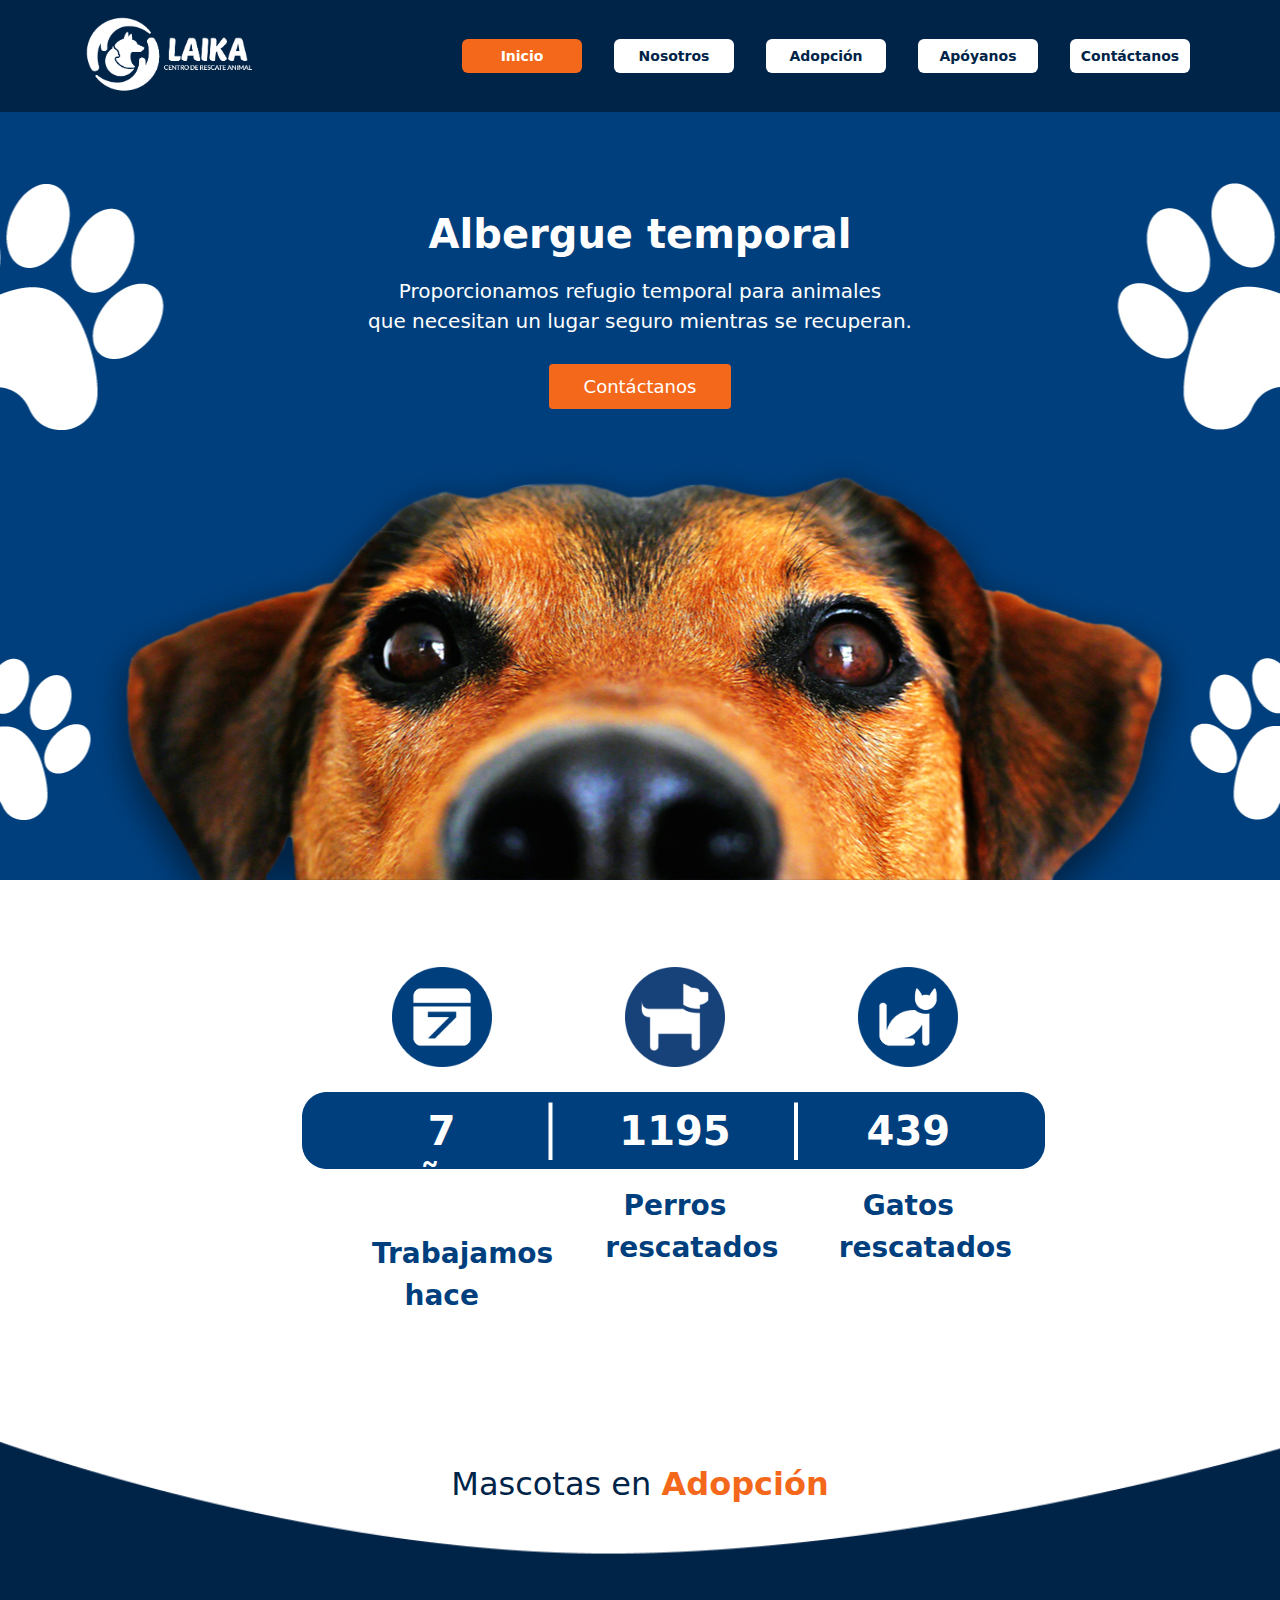
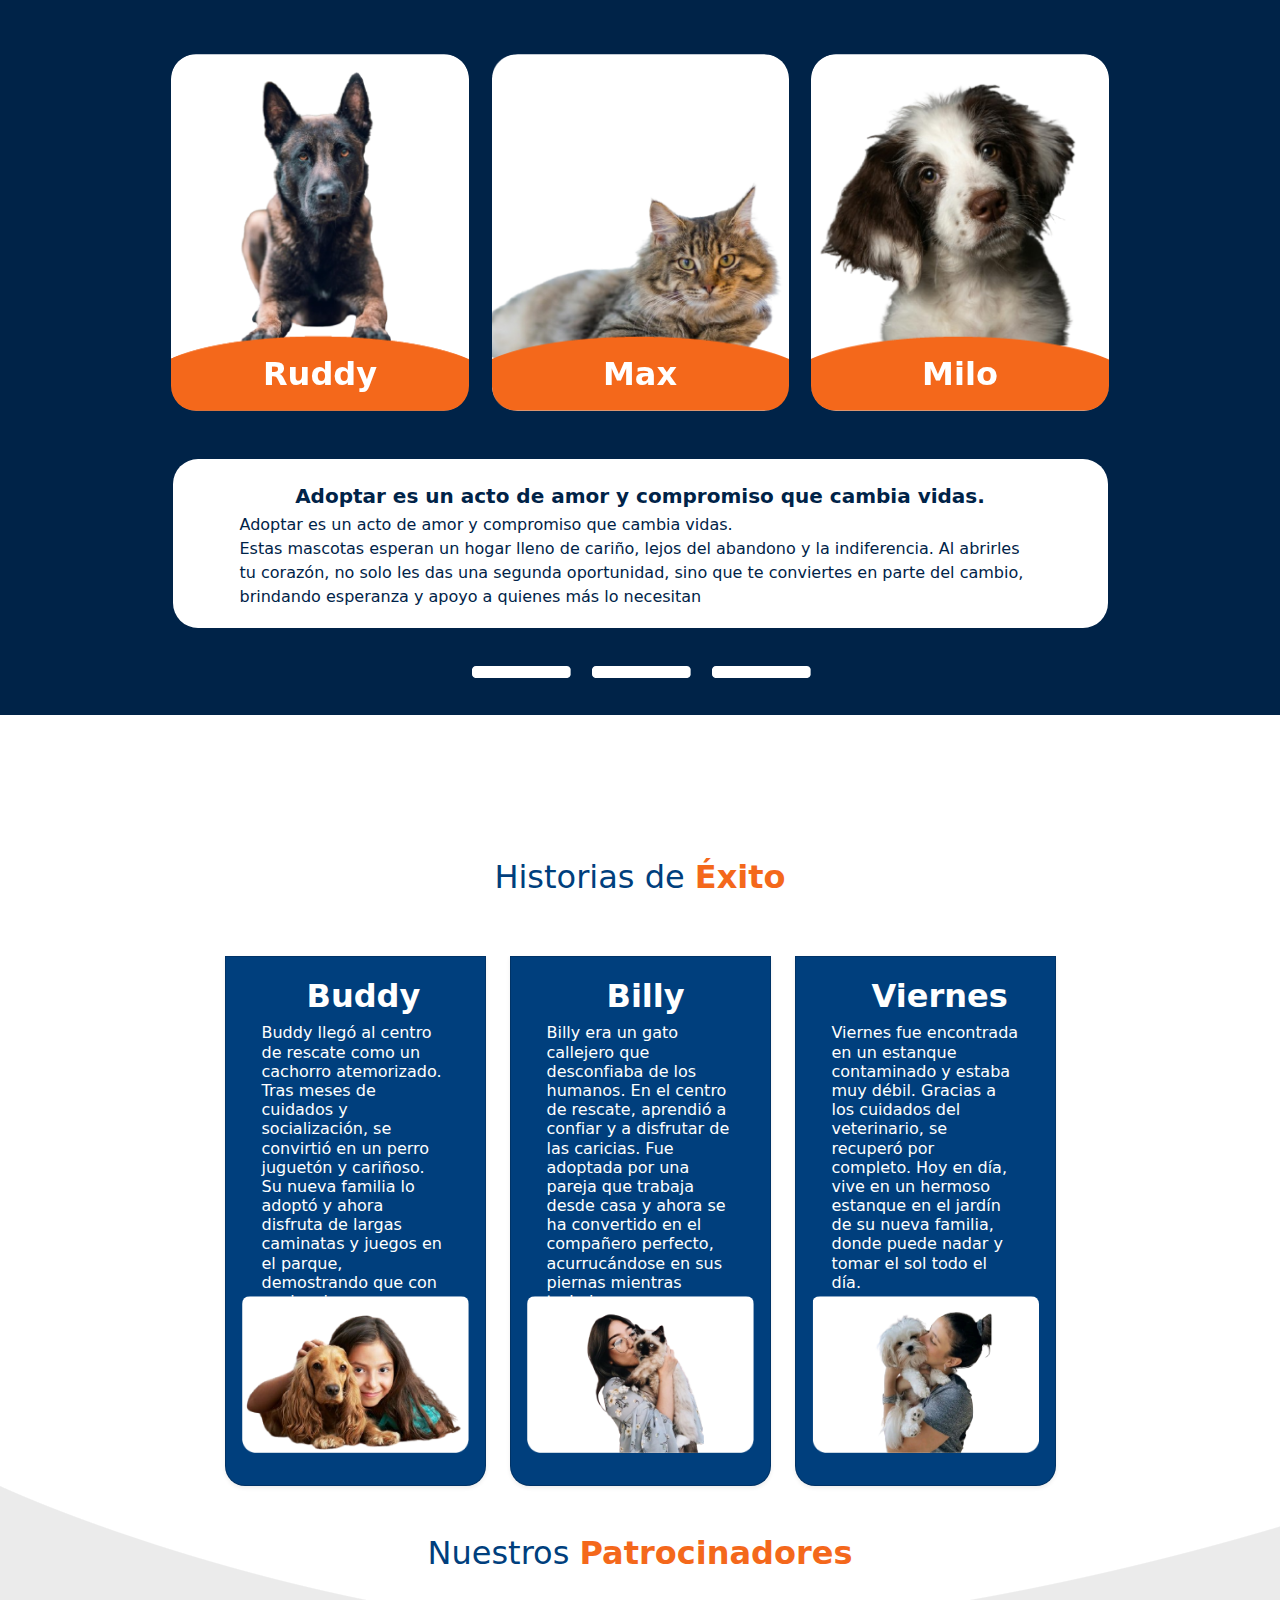
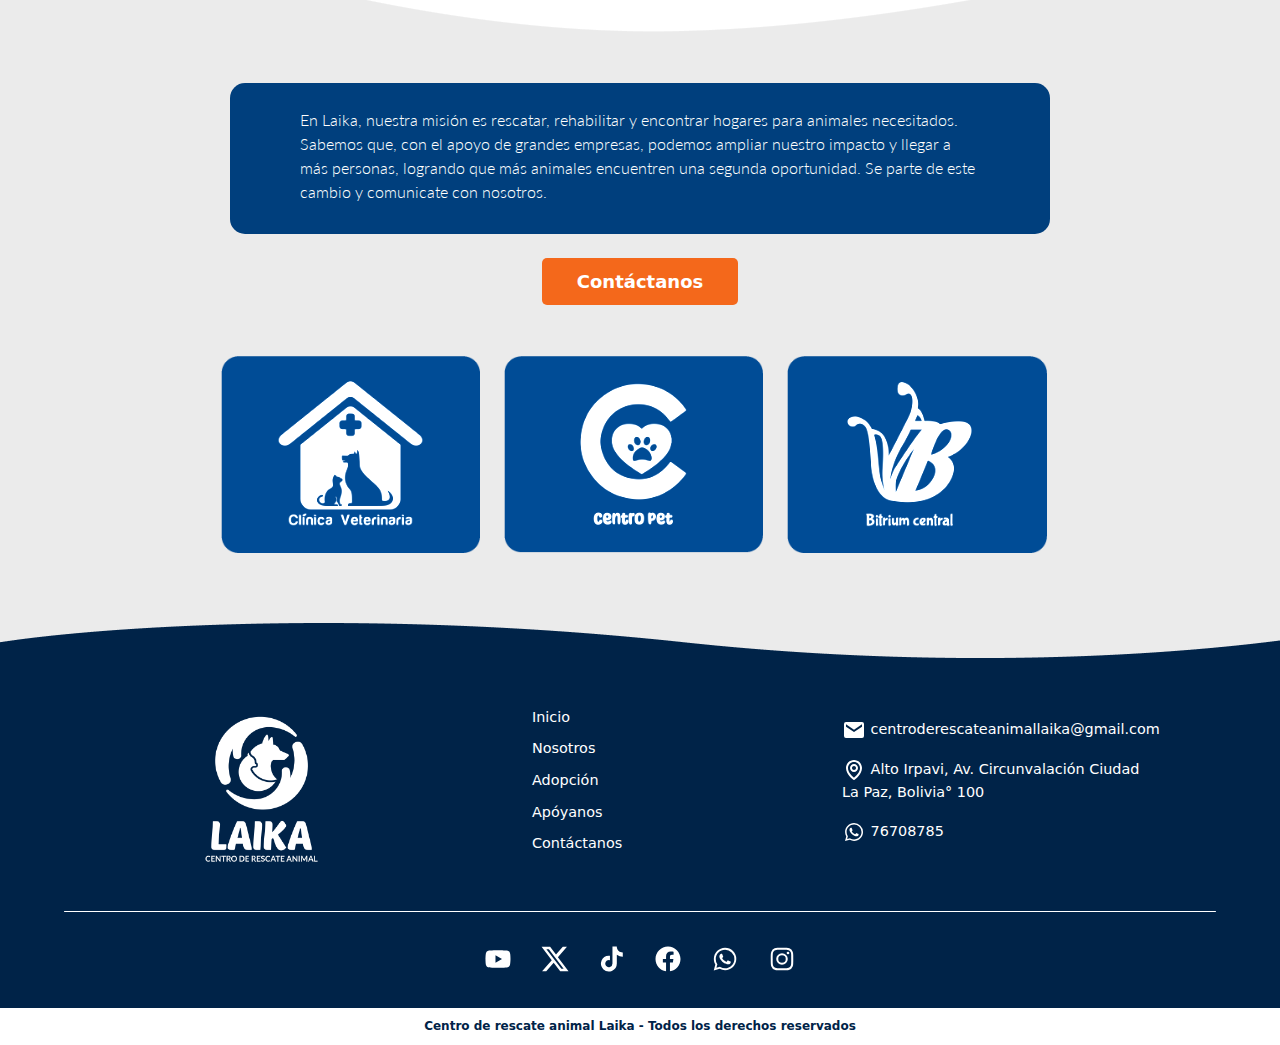
<file: index.html>
<!DOCTYPE html>
<html lang="es">
<head>
    <meta charset="UTF-8">
    <meta name="viewport" content="width=device-width, initial-scale=1.0">
    <title>Centro de rescate animal Laika</title>
    <link rel="stylesheet" href="/index.css">
    <link rel="stylesheet" href="/global.css">
    <link href="https://cdn.jsdelivr.net/npm/bootstrap@5.3.3/dist/css/bootstrap.min.css" rel="stylesheet" integrity="sha384-QWTKZyjpPEjISv5WaRU9OFeRpok6YctnYmDr5pNlyT2bRjXh0JMhjY6hW+ALEwIH" crossorigin="anonymous">
</head>
<body>

<!-- Encabezado y Navegación -->
<header class="text-white py-3" style="background-color: #002348;">
    <div class="container d-flex justify-content-between align-items-center">
        <!-- Logo -->
        <div class="d-flex align-items-center">
            <img src="/assets/logo-horizontal.png" alt="Laika Logo" style="height: 80px;">
        </div>

        <!-- Icono de menú para pantallas pequeñas -->
        <div class="menu-icon-container d-lg-none" onclick="toggleMenu()">
            <img src="/assets/icons/menu-blanco.svg" alt="Menu Icon" class="menu-icon" style="height: 50px; width: 50px;">
        </div>

        <!-- Navbar principal en desktop -->
        <nav class="d-none d-lg-flex gap-3 main-nav">
            <a href="/index.html" class="nav-link active mx-2">Inicio</a>
            <a href="/about/about.html" class="nav-link mx-2">Nosotros</a>
            <a href="/adoption/adoption.html" class="nav-link mx-2">Adopción</a>
            <a href="/support/support.html" class="nav-link mx-2">Apóyanos</a>
            <a href="/contact/contact.html" class="nav-link mx-2">Contáctanos</a>
        </nav>
    </div>

    <!-- Menú desplegable en mobile -->
    <div class="dropdown-menu d-lg-none" id="mobile-menu">
        <a href="/index.html" class="dropdown-item">Inicio</a>
        <a href="/about/about.html" class="dropdown-item">Nosotros</a>
        <a href="/adoption/adoption.html" class="dropdown-item">Adopción</a>
        <a href="/support/support.html" class="dropdown-item">Apóyanos</a>
        <a href="/contact/contact.html" class="dropdown-item">Contáctanos</a>
    </div>
</header>



    
    
    
    <div class="hero-slider">
        <!-- Slide 2 -->
        <section class="hero-slide hero-section text-center text-white py-5">
            <div class="container">
                <h1>Albergue temporal</h1>
                <p class="lead">Proporcionamos refugio temporal para animales <br> que necesitan un lugar seguro mientras se recuperan.</p>
                <a href="/adoption/adoption.html" class="no-underline">
                    <button class="btn btn-warning">Contáctanos</button>
                </a>
            </div>
        </section>
        <!-- Slide 3 -->
        <section class="hero-slide hero-section text-center text-white py-5 medical-attention-section">
            <div class="container">
                <h1>Atención médica</h1>
                <p class="lead">Con la ayuda de tus donaciones y el patrocinio atendemos <br> a mascotas que requieren de atención médica.</p>
                <a href="/adoption/adoption.html" class="no-underline">
                    <button class="btn btn-warning">Contáctanos</button>
                </a>
            </div>
        </section>
        
        <!-- Slide 1 -->
        <section class="hero-slide hero-section text-center text-white py-5 adoption-hero">
          <div class="container">
            <h2>Rescate en situación <br> de emergencia</h2>
            <p>Rescatamos a animales en situación de emergencia y <br> desastres naturales, accidentes o casos de maltrato extremo.</p>
            <a href="/adoption/adoption.html" class="no-underline">
                <button class="btn btn-warning">Contáctanos</button>
            </a>
          </div>
      </section>
    </div>
      
    
    <!-- Sección de Estadísticas -->
    <section class="stats-section py-5 text-center">
        <div class="container">                 
            <img src="/assets/stats.png" alt="">

            <div class="row">
                <div class="col-md-4">
                    <div class="stat-item">
                        <div class="icon-container">
                            <img src="/assets/calendario.png" alt="Icono Calendario" class="stat-icon">
                        </div>
                        <h2 class="stat-number">7 años</h2>
                        <p class="stat-description" >Trabajamos hace</p>
                    </div>
                </div>
                <div class="col-md-4">
                    <div class="stat-item">
                        <div class="icon-container">
                            <img src="/assets/perros-rescatados.png" alt="Icono Perros" class="stat-icon">
                        </div>
                        <h2 class="stat-number">1195</h2>
                        <p class="stat-description">Perros rescatados</p>
                    </div>
                </div>
                <div class="col-md-4">
                    <div class="stat-item">
                        <div class="icon-container">
                            <img src="/assets/gatos-rescatados.png" alt="Icono Gatos" class="stat-icon">
                        </div>
                        <h2 class="stat-number">439</h2>
                        <p class="stat-description">Gatos rescatados</p>
                    </div>
                </div>
            </div>
        </div>
    </section>

<!-- Sección de Mascotas en Adopción -->
<section class="adoption-section">
    <div class="container text-center">
        <h2>Mascotas en <span class="text-warning">Adopción</span></h2>
        <div class="row no-gutters mt-4">
            <!-- Tarjeta de Rocky -->
            <div class="col-md-4">
                <div class="card flip-card">
                    <div class="flip-card-inner">
                        <div class="flip-card-front">
                            <img src="/assets/Ruddy.png" class="card-img-top" alt="Rocky">
                            <h5 class="card-title mt-2">Ruddy</h5>
                        </div>
                        <div class="flip-card-back">
                            <img src="/assets/vector-orange.png" class="vector-blue-orange" alt="">
                            <h5 class="card-title">Ruddy</h5>
                            <p>Ruddy es un perrito de 8 años debido a su edad avanzada requiere de un hogar de cuidado el se encuentra en buen estado, es el compañero ideal y fiel muy cariñoso y protector hoy necesita de ti.</p>
                            <a href="/adoption/adoption.html">
                                <button class="btn btn-warning">Adopta</button>
                            </a>
                        </div>
                    </div>
                </div>
            </div>
                        <!-- Tarjeta de Max -->
            <div class="col-md-4">
                <div class="card flip-card">
                    <div class="flip-card-inner">
                        <div class="flip-card-front">
                            <img src="/assets/Max.png" class="card-img-top" alt="Max">
                            <h5 class="card-title mt-2">Max</h5>
                        </div>
                        <div class="flip-card-back">
                            <img src="/assets/vector-orange.png" class="vector-blue-orange" alt="">
                            <h5 class="card-title">Max</h5>
                            <p>Gatito de pelaje negro y ojos amarillos que adora los abrazos y la tranquilidad. Siempre busca el rincón más cómodo para descansar. Necesita un sitio donde pueda ser consentida y recibir mucho amor.</p>
                            <a href="/adoption/adoption.html">
                                <button class="btn btn-warning">Adopta</button>
                            </a>
                        </div>
                    </div>
                </div>
            </div>
            <!-- Tarjeta de Milo -->
            <div class="col-md-4">
                <div class="card flip-card">
                    <div class="flip-card-inner">
                        <div class="flip-card-front">
                            <img src="/assets/milo.png" class="card-img-top" alt="Milo">
                            <h5 class="card-title mt-2">Milo</h5>
                        </div>
                        <div class="flip-card-back">
                            <img src="/assets/vector-orange.png" class="vector-blue-orange" alt="">
                            <h5 class="card-title">Milo</h5>
                            <p>Milo es una pequeña mascota de raza pequeña lo hallamos perdido por la calle, desnutrido el ahora se encuentra en buen estado y necesita un hogar que lo pueda cuidar tu puedes ser parte de esta historia de cambio.</p>
                            <a href="/adoption/adoption.html">
                                <button class="btn btn-warning">Adopta</button>
                            </a>
                        </div>
                    </div>
                </div>
            </div>


            <!-- Botones de navegación -->
            <div class="carousel-nav">
                <button id="adoption-prevBtn">&#10094;</button>
                <button id="adoption-nextBtn">&#10095;</button>
            </div>
        </div>
    </div>
</section>


<section class="adoption-message-section">
    <div class="container text-center">
        <h3 class="adoption-title">Adoptar es un acto de amor y compromiso que cambia vidas.</h3>
        <p class="adoption-text">Adoptar es un acto de amor y compromiso que cambia vidas. <br> Estas mascotas esperan un hogar lleno de cariño, lejos del abandono y la indiferencia. Al abrirles tu corazón, no solo les das una segunda oportunidad, sino que te conviertes en parte del cambio, brindando esperanza y apoyo a quienes más lo necesitan</p>

    </div>
    <div class="bullets-container">
        <img src="/assets/bullets.png" alt="">
    </div>
</section>

    

    <!-- Sección de Historias de Éxito -->
    <section class="success-stories text-center">
        <div class="container">
            <h2>Historias de <span class="text-warning">Éxito</span></h2>
            <div class="row mt-4 justify-content-center">
                <div class="col-md-3">
                    <div class="card p-3 shadow-sm story-card">
                        <h5 class="card-title" style="margin-left: 65px;">Buddy</h5>
                        <p class="card-text">Buddy llegó al centro de rescate como un cachorro atemorizado. Tras meses de cuidados y socialización, se convirtió en un perro juguetón y cariñoso. Su nueva familia lo adoptó y ahora disfruta de largas caminatas y juegos en el parque, demostrando que con paciencia 
                            y amor, cualquier perro puede superar sus miedos.</p>
                        <img src="/assets/historia-1.png" alt="Buddy" class="story-image mb-3">
                    </div>
                </div>
                <div class="col-md-3">
                    <div class="card p-3 shadow-sm story-card">
                        <h5 class="card-title" style="margin-left: 80px;">Billy</h5>
                        <p class="card-text">Billy era un gato callejero que desconfiaba de los humanos. En el centro de rescate, aprendió a confiar y a disfrutar de las caricias. Fue adoptada por una pareja que trabaja desde casa y ahora se ha convertido en el compañero perfecto, acurrucándose en sus piernas mientras trabajan.</p>
                        <img src="/assets/historia-2.png" alt="Billy" class="story-image mb-3">
                    </div>
                </div>
                <div class="col-md-3">
                    <div class="card p-3 shadow-sm story-card">
                        <h5 class="card-title" style="margin-left: 60px;">Viernes</h5>
                        <p class="card-text">Viernes fue encontrada en un estanque contaminado y estaba muy débil. 
                            Gracias a los cuidados del veterinario, se recuperó por completo. Hoy en día, vive en un hermoso estanque en el jardín de su nueva familia, donde puede nadar y tomar el sol todo el día.</p>
                            <img src="/assets/historia3.png" alt="Viernes" class="story-image mb-3">
                        </div>
                </div>
                          <!-- Botones de navegación -->
                <div class="carousel-nav">
                    <button id="stories-prevBtn">&#10094;</button>
                    <button id="stories-nextBtn">&#10095;</button>
                </div>
            </div>
        </div>
    </section>

    <!-- Sección de Patrocinadores -->
    <section class="sponsors-section text-center py-5">
        <div class="container">
            <h2>Nuestros <span class="text-warning">Patrocinadores</span></h2>
            <div class="sponsor-description mt-3 text-center">
                <p>En Laika, nuestra misión es rescatar, rehabilitar y encontrar hogares para animales necesitados. Sabemos que, con el apoyo de grandes empresas, podemos ampliar nuestro impacto y llegar a más personas, logrando que más animales encuentren una segunda oportunidad. Se parte de este cambio y comunicate con nosotros.</p>
            </div>
            <a href="https://api.whatsapp.com/send?phone=59176708785" class="no-underline">
                <button class="btn btn-warning">Contáctanos</button>
            </a>
        </div>


        <div class="row mt-5">
            <div class="col-md-3">
                <div class="sponsor-icon">
                    <img src="/assets/patrocinador1.png" alt="Patrocinador 1">
                </div>
            </div>
            <div class="col-md-3">
                <div class="sponsor-icon">
                    <img src="/assets/patrocinador2.png" alt="Patrocinador 2">
                </div>
            </div>
            <div class="col-md-3">
                <div class="sponsor-icon">
                    <img src="/assets/patrocinador3.png" alt="Patrocinador 3">
                </div>
            </div>
        </div>
    
    </section>


<!-- Pie de Página -->
<footer class="footer text-white text-center py-4">
    <div class="container">
        <div class="row align-items-center">
            <div class="col-md-4 d-flex flex-column align-items-center">
                <img src="/assets/logo.png" alt="Laika Logo" class="footer-logo" style="height: 150px;">
            </div>
            <div class="col-md-4">
                <ul class="list-unstyled">
                    <li><a href="/index.html" class="footer-link">Inicio</a></li>
                    <li><a href="/about/about.html" class="footer-link">Nosotros</a></li>
                    <li><a href="/adoption/adoption.html" class="footer-link">Adopción</a></li>
                    <li><a href="/support/support.html" class="footer-link">Apóyanos</a></li>
                    <li><a href="/contact/contact.html" class="footer-link">Contáctanos</a></li>
                </ul>
            </div>

            <div class="col-md-4 text-start">
                <!-- Enlace para el correo electrónico -->
                <p>
                    <img src="/assets/icons/mail.svg" alt="">
                    <i class="fas fa-envelope"></i>
                    <a href="mailto:centroderescateanimallaika@gmail.com" style="text-decoration: none; color: inherit;">
                        centroderescateanimallaika@gmail.com
                    </a>
                </p>
            
                <!-- Enlace para la ubicación en Google Maps -->
                <p>
                    <img src="/assets/icons/location.svg" alt="">
                    <i class="fas fa-map-marker-alt"></i>
                    <a href="https://maps.app.goo.gl/Res7E7dX5H8jyVp28" target="_blank" style="text-decoration: none; color: inherit;">
                        Alto Irpavi, Av. Circunvalación Ciudad <br> La Paz, Bolivia° 100
                    </a>
                </p>
            
                <!-- Enlace para WhatsApp -->
                <p>
                    <img src="/assets/icons/icono-whatsapp.svg" alt="">
                    <i class="fas fa-phone-alt"></i>
                    <a href="https://api.whatsapp.com/send?phone=59176708785" target="_blank" style="text-decoration: none; color: inherit;">
                        76708785
                    </a>
                </p>
            </div>
            
        </div>

        </div>


        <!-- Línea divisoria -->
        <div class="custom-line"></div>




        <div class="social-icons mt-3">
            <a href="https://www.youtube.com/@CentroDeRescateAnimalLaika" target="_blank">
                <img src="/assets/icons/icono-youtube.svg" alt="Youtube" width="24" height="24">
            </a>
            <a href="https://x.com/i/flow/login?redirect_after_login=%2FRescateLaika" target="_blank">
                <img src="/assets/icons/x.svg" alt="X" width="24" height="24">
            </a>
            <a href="#https://www.tiktok.com/@rescateanimallaika target="_blank">
                <img src="/assets/icons/icono-tiktok.svg" alt="TikTok" width="24" height="24">
            </a>
            <a href="https://www.facebook.com/CentroDeRescateAnimalLaika" target="_blank">
                <img src="/assets/icons/icono-facebook.svg" alt="Facebook" width="24" height="24">
            </a>
            <a href="https://api.whatsapp.com/send?phone=59176708785" target="_blank">
                <img src="/assets/icons/icono-whatsapp.svg" alt="WhatsApp" width="24" height="24">
            </a>
            <a href="https://www.instagram.com/CantroDeRescateAnimalLaika/" target="_blank">
                <img src="/assets/icons/icono-instagram.svg" alt="Instagram" width="24" height="24">
            </a>
            <!-- Agrega más iconos según sea necesario -->
        </div>
    </div>
</footer>


<div class="copyright">
    <p class="mt-3">Centro de rescate animal Laika - Todos los derechos reservados</p>
</div>



    <script src="https://cdn.jsdelivr.net/npm/bootstrap@5.3.3/dist/js/bootstrap.bundle.min.js" integrity="sha384-YvpcrYf0tY3lHB60NNkmXc5s9fDVZLESaAA55NDzOxhy9GkcIdslK1eN7N6jIeHz" crossorigin="anonymous"></script>
    <script src="/home/home.js"></script>
    <script src="/about/about.js"></script>

    
</body>
</html>
</file>
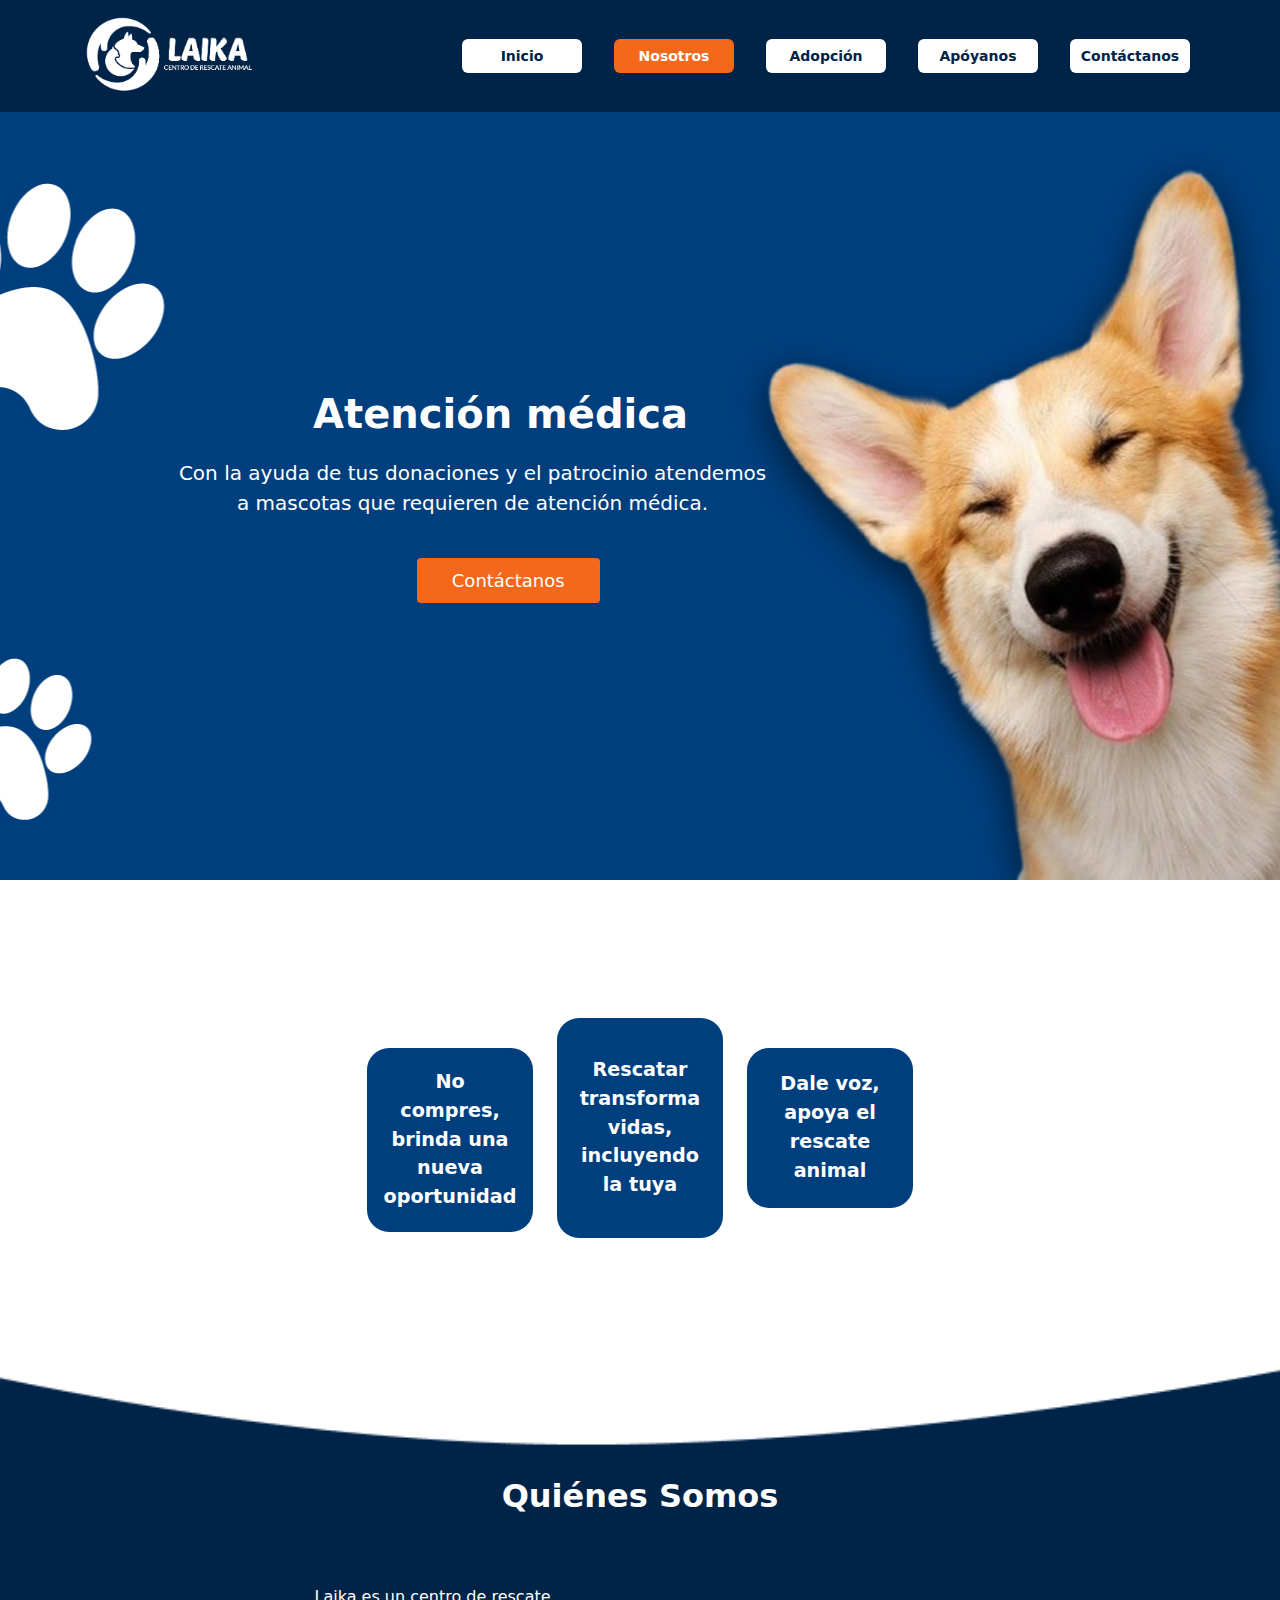
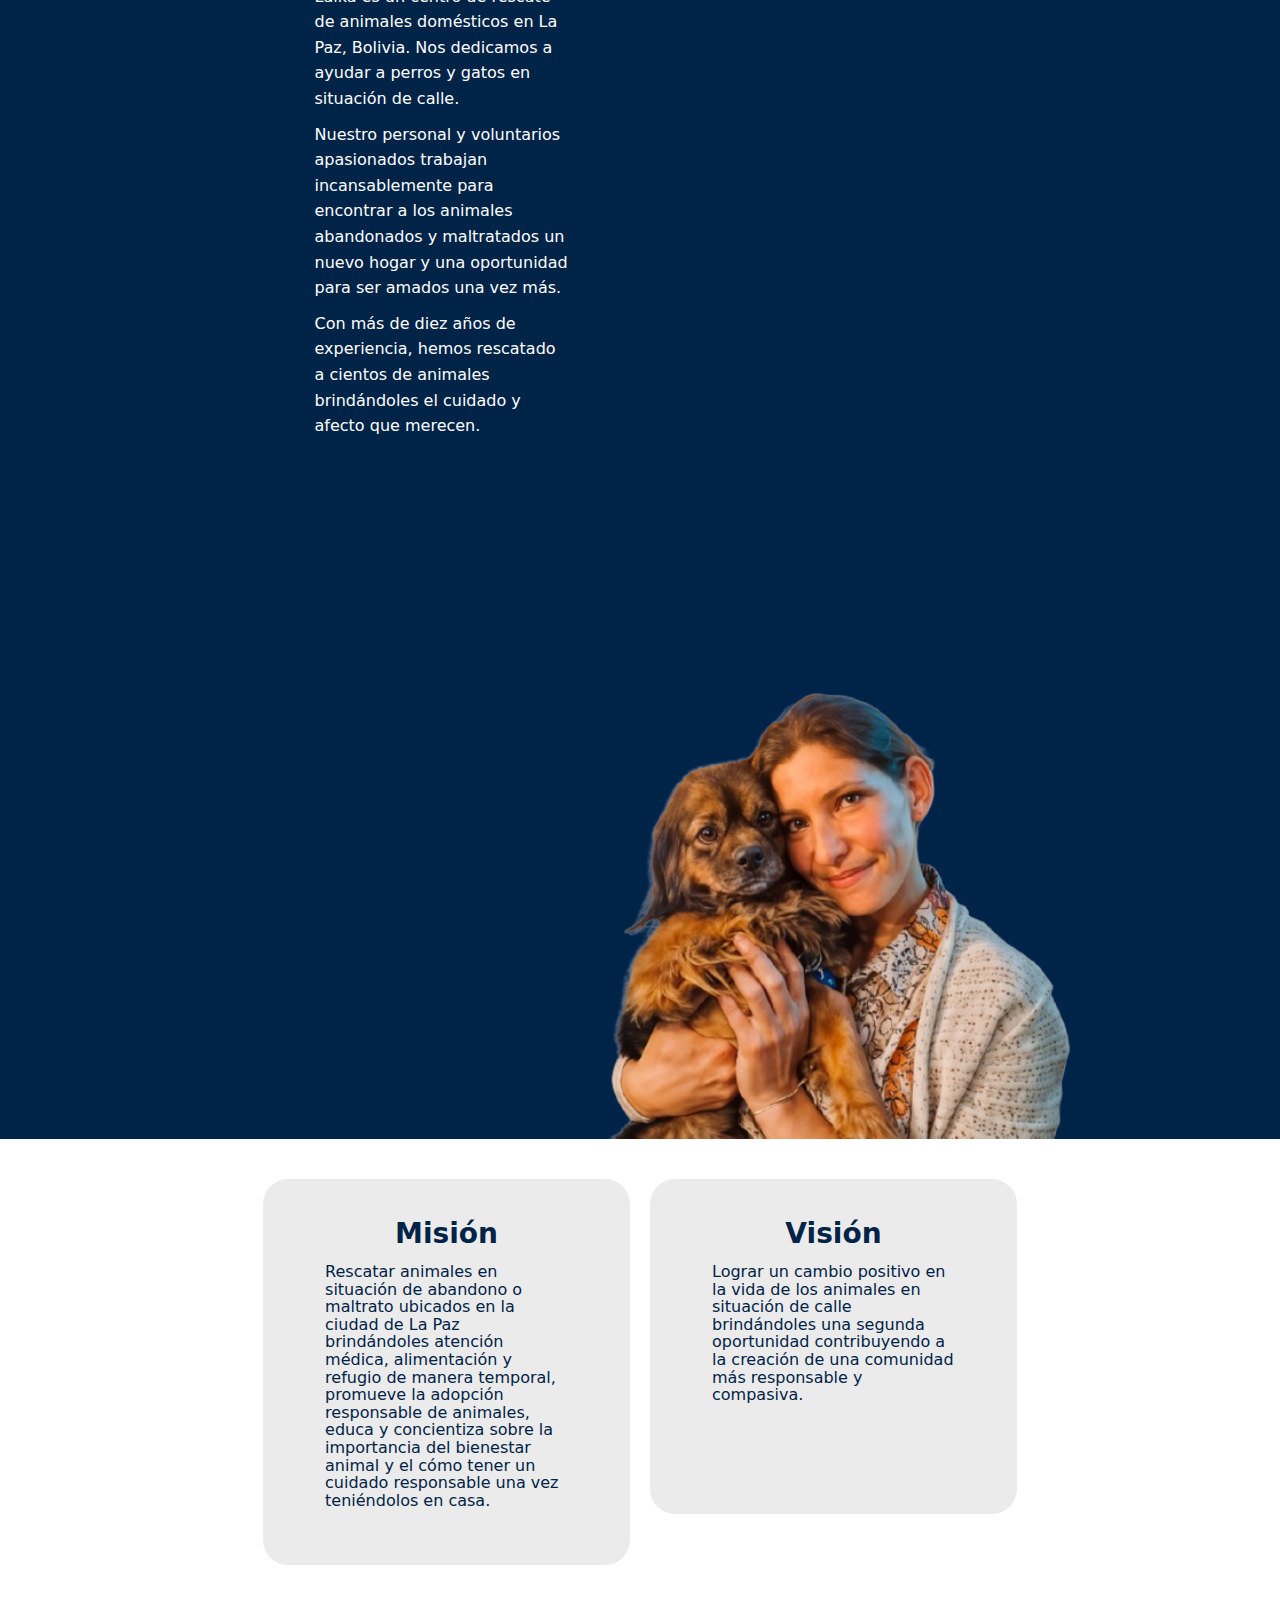
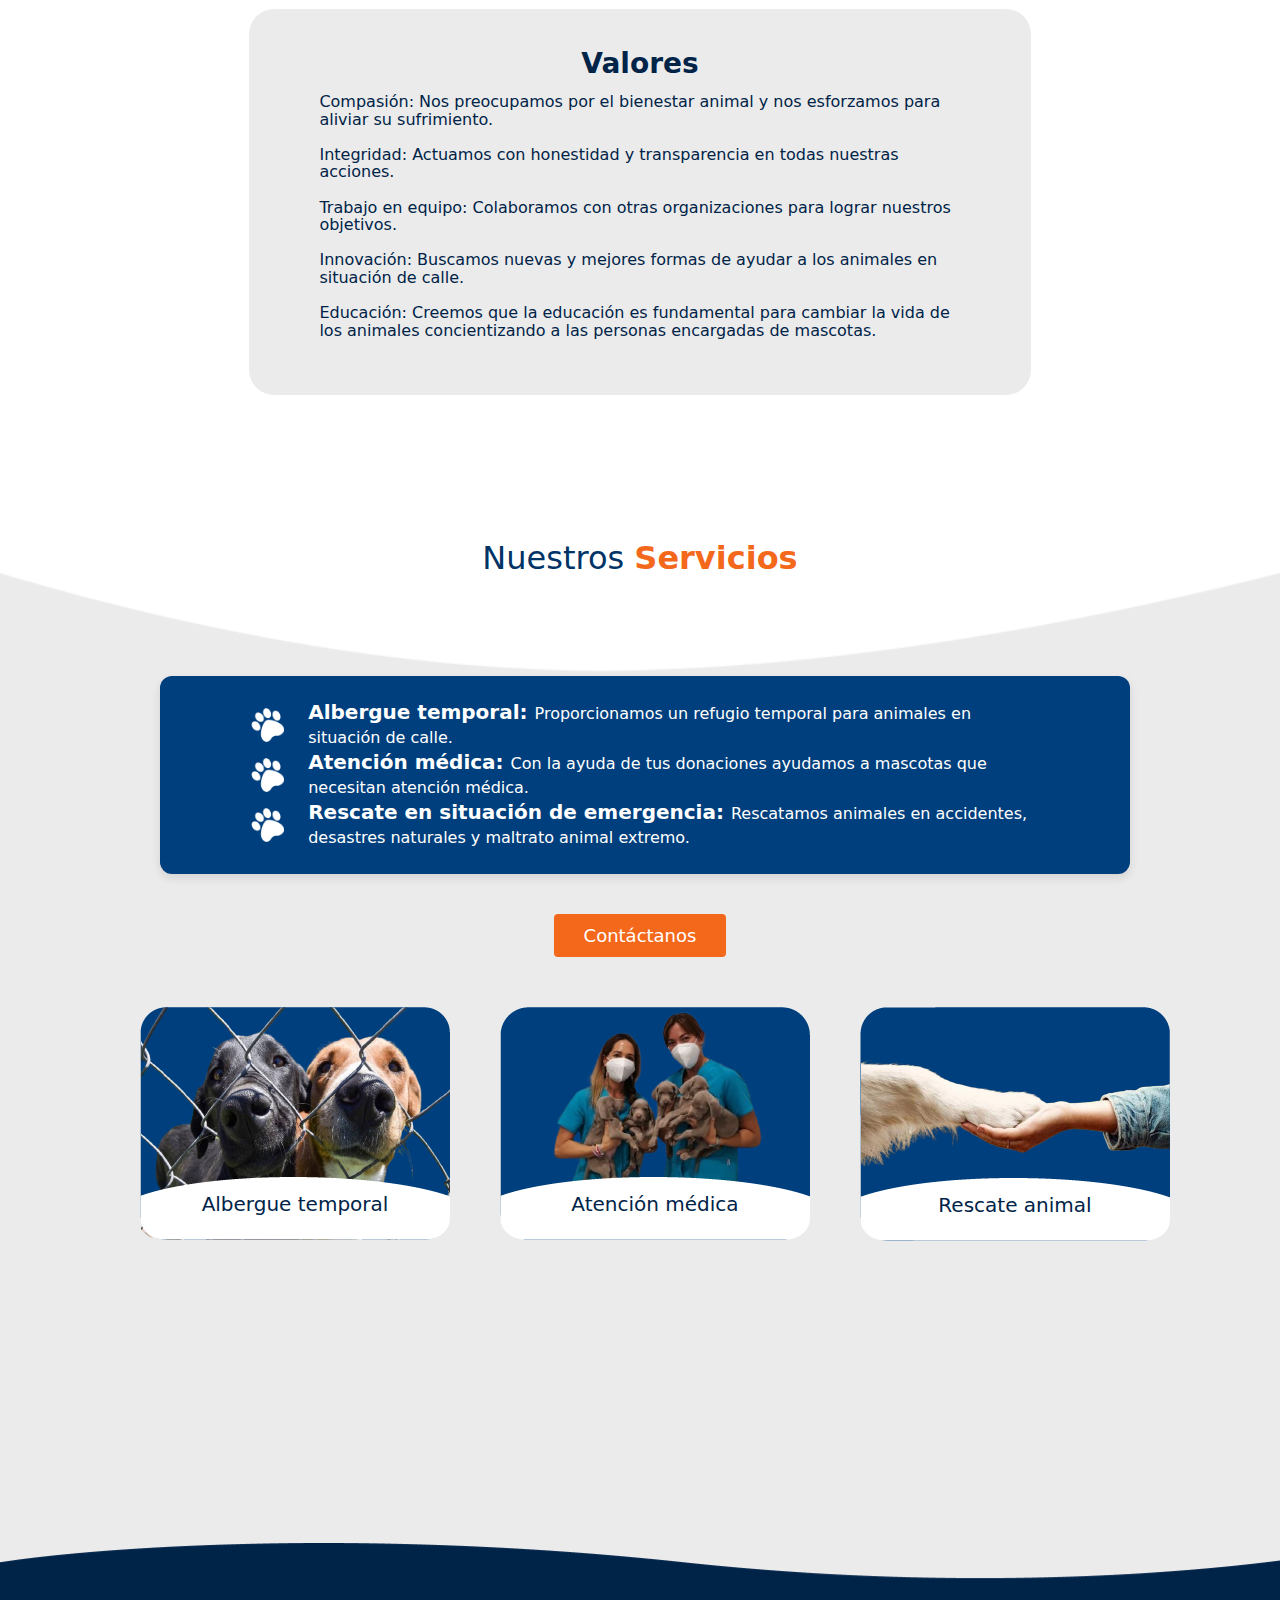
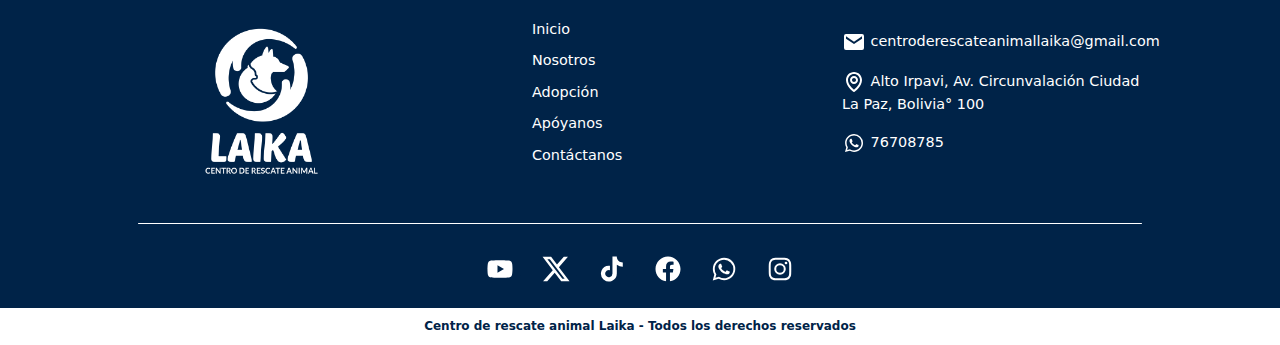
<file: about/about.html>
<!DOCTYPE html>
<html lang="es">
<head>
    <meta charset="UTF-8">
    <meta name="viewport" content="width=device-width, initial-scale=1.0">
    <title>Nosotros - Laika</title>
    <link rel="stylesheet" href="/about/about.css">
    <link rel="stylesheet" href="/global.css">
    <link href="https://cdn.jsdelivr.net/npm/bootstrap@5.3.3/dist/css/bootstrap.min.css" rel="stylesheet" integrity="sha384-QWTKZyjpPEjISv5WaRU9OFeRpok6YctnYmDr5pNlyT2bRjXh0JMhjY6hW+ALEwIH" crossorigin="anonymous">
</head>
<body>

    <!-- Encabezado y Navegación -->
    <header class="text-white py-3" style="background-color: #002348;">
        <div class="container d-flex justify-content-between align-items-center">
            <!-- Logo -->
            <div class="d-flex align-items-center">
                <img src="/assets/logo-horizontal.png" alt="Laika Logo" style="height: 80px;">
            </div>

            <!-- Icono de menú para pantallas pequeñas -->
            <div class="menu-icon-container d-lg-none" onclick="toggleMenu()">
                <img src="/assets/icons/menu-blanco.svg" alt="Menu Icon" class="menu-icon" style="height: 50px; width: 50px;">
            </div>

            <!-- Navbar principal en desktop -->
            <nav class="d-none d-lg-flex gap-3 main-nav">
                <a href="/index.html" class="nav-link mx-2">Inicio</a>
                <a href="/about/about.html" class="nav-link active mx-2">Nosotros</a>
                <a href="/adoption/adoption.html" class="nav-link mx-2">Adopción</a>
                <a href="/support/support.html" class="nav-link mx-2">Apóyanos</a>
                <a href="/contact/contact.html" class="nav-link mx-2">Contáctanos</a>
            </nav>
        </div>

        <!-- Menú desplegable en mobile -->
        <div class="dropdown-menu d-lg-none" id="mobile-menu">
            <a href="/index.html" class="dropdown-item">Inicio</a>
            <a href="/about/about.html" class="dropdown-item">Nosotros</a>
            <a href="/adoption/adoption.html" class="dropdown-item">Adopción</a>
            <a href="/support/support.html" class="dropdown-item">Apóyanos</a>
            <a href="/contact/contact.html" class="dropdown-item">Contáctanos</a>
        </div>
    </header>


    <div class="hero-slider">
        <!-- Slide 3 -->
        <section class="hero-slide hero-section text-center text-white py-5 medical-attention-section">
            <div class="container">
                <h1>Atención médica</h1>
                <p class="lead">Con la ayuda de tus donaciones y el patrocinio atendemos <br> a mascotas que requieren de atención médica.</p>
                <a href="/adoption/adoption.html" class="no-underline">
                    <button class="btn btn-warning">Contáctanos</button>
                </a>
            </div>
        </section>
        
    <!-- Slide 1 -->
        <section class="hero-slide hero-section text-center text-white py-5 adoption-hero">
        <div class="container">
            <h2>Rescate en situación <br> de emergencia</h2>
            <p>Rescatamos a animales en situación de emergencia y <br> desastres naturales, accidentes o casos de maltrato extremo.</p>
              <a href="/adoption/adoption.html" class="no-underline">
                <button class="btn btn-warning">Contáctanos</button>
            </a>
        </div>
      </section>
    
        <!-- Slide 2 -->
        <section class="hero-slide hero-section text-center text-white py-5">
          <div class="container">
            <h1>Albergue temporal</h1>
            <p class="lead">Proporcionamos refugio temporal para animales <br> que necesitan un lugar seguro mientras se recuperan.</p>
            <a href="/adoption/adoption.html">

            <a href="/adoption/adoption.html" class="no-underline">
                <button class="btn btn-warning">Contáctanos</button>
            </a>
            
            

          </div>
      </section>
    </div>
    
<!-- Sección de Mensajes de Motivación -->
<section class="motivation-section py-5">
    <div class="container text-center">
        <div class="row justify-content-center">
            <!-- Mensaje 1 -->
            <div class="col-md-2">
                <div class="message-box p-3 d-flex align-items-center justify-content-center text-center">
                    No compres, brinda una nueva oportunidad
                </div>
            </div>
            <!-- Mensaje 2 -->
            <div class="col-md-2">
                <div class="large-box message-box p-4 d-flex align-items-center justify-content-center text-center">
                    Rescatar transforma vidas, incluyendo la tuya
                </div>
            </div>
            <!-- Mensaje 3 -->
            <div class="col-md-2">
                <div class="message-box p-3 d-flex align-items-center justify-content-center text-center">
                    Dale voz, apoya el rescate animal
                </div>
            </div>
        </div>
    </div>
</section>

    <!-- Sección Quiénes Somos -->
    <section class="about-us-section py-5 text-white">
        <div class="container">
            <div class="row align-items-center">
                <!-- Título de la sección centrado en su contenedor -->
                <div class="col-md-12 text-center mb-6">
                    <h2 class="section-title">Quiénes Somos</h2>
                </div>
                <!-- Columna de texto -->
                <div class="col-md-4">
                    <p class="mt-2">
                        Laika es un centro de rescate de animales domésticos en La Paz, Bolivia. Nos dedicamos a ayudar a perros y gatos en situación de calle.
                    </p>
                    <p>
                        Nuestro personal y voluntarios apasionados trabajan incansablemente para encontrar a los animales abandonados y maltratados un nuevo hogar y una oportunidad para ser amados una vez más.
                    </p>
                    <p>
                        Con más de diez años de experiencia, hemos rescatado a cientos de animales brindándoles el cuidado y afecto que merecen.
                    </p>
                </div>
                <!-- Imagen de la sección -->
                <div class="col-md-8">
                    <img src="/assets/about-us.png" alt="Equipo de Laika" class="about-us-image img-fluid rounded mt-4">
                </div>
            </div>
        </div>
    </section>


    <!-- Sección Misión y Visión -->
 
    <section class="mission-vision-section">
        <div class="container">
            <div class="row justify-content-center">
                <div class="col-md-4 mission-box">
                    <h3>Misión</h3>
                    <p>Rescatar animales en situación de abandono o maltrato ubicados en la ciudad de La Paz brindándoles atención médica, alimentación y refugio de manera temporal, promueve la adopción responsable de animales, educa y concientiza sobre la importancia del bienestar animal y el cómo tener un cuidado responsable una vez teniéndolos en casa.</p>
                </div>
                <div class="col-md-4 vision-box">
                    <h3>Visión</h3>
                    <p>Lograr un cambio positivo en la vida de los animales en situación de calle brindándoles una segunda oportunidad contribuyendo a la creación de una comunidad más responsable y compasiva.</p>
                </div>
            </div>
        </div>
    </section>
    
    <!-- Sección de Valores en un solo párrafo -->
    <section class="values-section py-1">
        <div class="container d-flex justify-content-center">
            <div class="col-md-6 text-center">
                <div class="values-box">
                    <h3>Valores</h3>
                    <p>
                        <strong>Compasión:</strong> Nos preocupamos por el bienestar animal y nos esforzamos para aliviar su sufrimiento. <br> <br>
                        <strong>Integridad:</strong> Actuamos con honestidad y transparencia en todas nuestras acciones. <br> <br>
                        <strong>Trabajo en equipo:</strong> Colaboramos con otras organizaciones para lograr nuestros objetivos. <br> <br>
                        <strong>Innovación:</strong>  Buscamos nuevas y mejores formas de ayudar a los animales en situación de calle. <br> <br>
                        <strong>Educación:</strong> Creemos que la educación es fundamental para cambiar la vida de los animales concientizando a las personas encargadas de mascotas.
                    </p>
                </div>
            </div>
        </div>
    </section>
    
  
<!-- Sección de Servicios -->
<section class="services-section">
    <div class="container text-center">
        <h2>Nuestros <span>Servicios</span></h2>

        <!-- Caja de Información Adicional -->
        <div class="additional-info-box mt-5 p-4 text-start">
            <div class="service-item d-flex align-items-start">
                <img src="/assets/paw.png" alt="Paw Icon" class="paw-icon">
                <div>
                    <h5>Albergue temporal: <span>Proporcionamos un refugio temporal para animales en situación de calle.</span></h5>
                </div>
            </div>
            <div class="service-item d-flex align-items-start">
                <img src="/assets/paw.png" alt="Paw Icon" class="paw-icon">
                <div>
                    <h5>Atención médica:
                    <span>Con la ayuda de tus donaciones ayudamos a mascotas que necesitan atención médica.</span></h5>
                </div>
            </div>
            <div class="service-item d-flex align-items-start">
                <img src="/assets/paw.png" alt="Paw Icon" class="paw-icon">
                <div>
                    <h5>Rescate en situación de emergencia:
                    <span>Rescatamos animales en accidentes, desastres naturales y maltrato animal extremo.</span></h5>
                </div>
            </div>

        </div>

        <a href="/adoption/adoption.html" class="no-underline">
            <button class="btn btn-warning">Contáctanos</button>
        </a>

        <div class="row">
            <div class="col-md-4">
                <div class="service-card">
                    <img src="/assets/servicio-1.png" alt="Albergue temporal" class="service-image">
                    <div class="service-title">Albergue temporal</div>
                </div>
            </div>
            <div class="col-md-4">
                <div class="service-card">
                    <img src="/assets/servicio-2.png" alt="Atención médica" class="service-image">
                    <div class="service-title">Atención médica</div>
                </div>
            </div>
            <div class="col-md-4">
                <div class="service-card">
                    <img src="/assets/servicio-3.png" alt="Rescate animal" class="service-image">
                    <div class="service-title">Rescate animal</div>
                </div>
            </div>
        </div>
    </div>



   
</section>


<!-- Pie de Página -->
<footer class="footer text-white text-center py-4">
    <div class="container">
        <div class="row align-items-center">
            <div class="col-md-4 d-flex flex-column align-items-center">
                <img src="/assets/logo.png" alt="Laika Logo" class="footer-logo" style="height: 150px;">
            </div>
            <div class="col-md-4">
                <ul class="list-unstyled">
                    <li><a href="/index.html" class="footer-link">Inicio</a></li>
                    <li><a href="/about/about.html" class="footer-link">Nosotros</a></li>
                    <li><a href="/adoption/adoption.html" class="footer-link">Adopción</a></li>
                    <li><a href="/support/support.html" class="footer-link">Apóyanos</a></li>
                    <li><a href="/contact/contact.html" class="footer-link">Contáctanos</a></li>
                </ul>
            </div>
            
            <div class="col-md-4 text-start">
                <!-- Enlace para el correo electrónico -->
                <p>
                    <img src="/assets/icons/mail.svg" alt="">
                    <i class="fas fa-envelope"></i>
                    <a href="mailto:centroderescateanimallaika@gmail.com" style="text-decoration: none; color: inherit;">
                        centroderescateanimallaika@gmail.com
                    </a>
                </p>
            
                <!-- Enlace para la ubicación en Google Maps -->
                <p>
                    <img src="/assets/icons/location.svg" alt="">
                    <i class="fas fa-map-marker-alt"></i>
                    <a href="https://maps.app.goo.gl/Res7E7dX5H8jyVp28" target="_blank" style="text-decoration: none; color: inherit;">
                        Alto Irpavi, Av. Circunvalación Ciudad <br> La Paz, Bolivia° 100
                    </a>
                </p>
            
                <!-- Enlace para WhatsApp -->
                <p>
                    <img src="/assets/icons/icono-whatsapp.svg" alt="">
                    <i class="fas fa-phone-alt"></i>
                    <a href="https://api.whatsapp.com/send?phone=59176708785" target="_blank" style="text-decoration: none; color: inherit;">
                        76708785
                    </a>
                </p>
            </div>
            
        </div>

        <!-- Línea divisoria -->
        <div class="custom-line"></div>

        <div class="social-icons mt-3">
            <a href="https://www.youtube.com/@CentroDeRescateAnimalLaika" target="_blank">
                <img src="/assets/icons/icono-youtube.svg" alt="Youtube" width="24" height="24">
            </a>
            <a href="https://x.com/i/flow/login?redirect_after_login=%2FRescateLaika" target="_blank">
                <img src="/assets/icons/x.svg" alt="X" width="24" height="24">
            </a>
            <a href="#https://www.tiktok.com/@rescateanimallaika target="_blank">
                <img src="/assets/icons/icono-tiktok.svg" alt="TikTok" width="24" height="24">
            </a>
            <a href="https://www.facebook.com/CentroDeRescateAnimalLaika" target="_blank">
                <img src="/assets/icons/icono-facebook.svg" alt="Facebook" width="24" height="24">
            </a>
            <a href="https://api.whatsapp.com/send?phone=59176708785" target="_blank">
                <img src="/assets/icons/icono-whatsapp.svg" alt="WhatsApp" width="24" height="24">
            </a>
            <a href="https://www.instagram.com/CantroDeRescateAnimalLaika/" target="_blank">
                <img src="/assets/icons/icono-instagram.svg" alt="Instagram" width="24" height="24">
            </a>
            <!-- Agrega más iconos según sea necesario -->
        </div>
    
    </div>
</footer>

<div class="copyright">
    <p class="mt-3">Centro de rescate animal Laika - Todos los derechos reservados</p>
</div>

    <!-- Script de Bootstrap -->
    <script src="https://cdn.jsdelivr.net/npm/bootstrap@5.3.3/dist/js/bootstrap.bundle.min.js" integrity="sha384-YvpcrYf0tY3lHB60NNkmXc5s9fDVZLESaAA55NDzOxhy9GkcIdslK1eN7N6jIeHz" crossorigin="anonymous"></script>
    <script src="/about/about.js"></script>
    <script src="/home/home.js"></script>
    <script src="/global.js"></script>
</body>
</html>
</file>
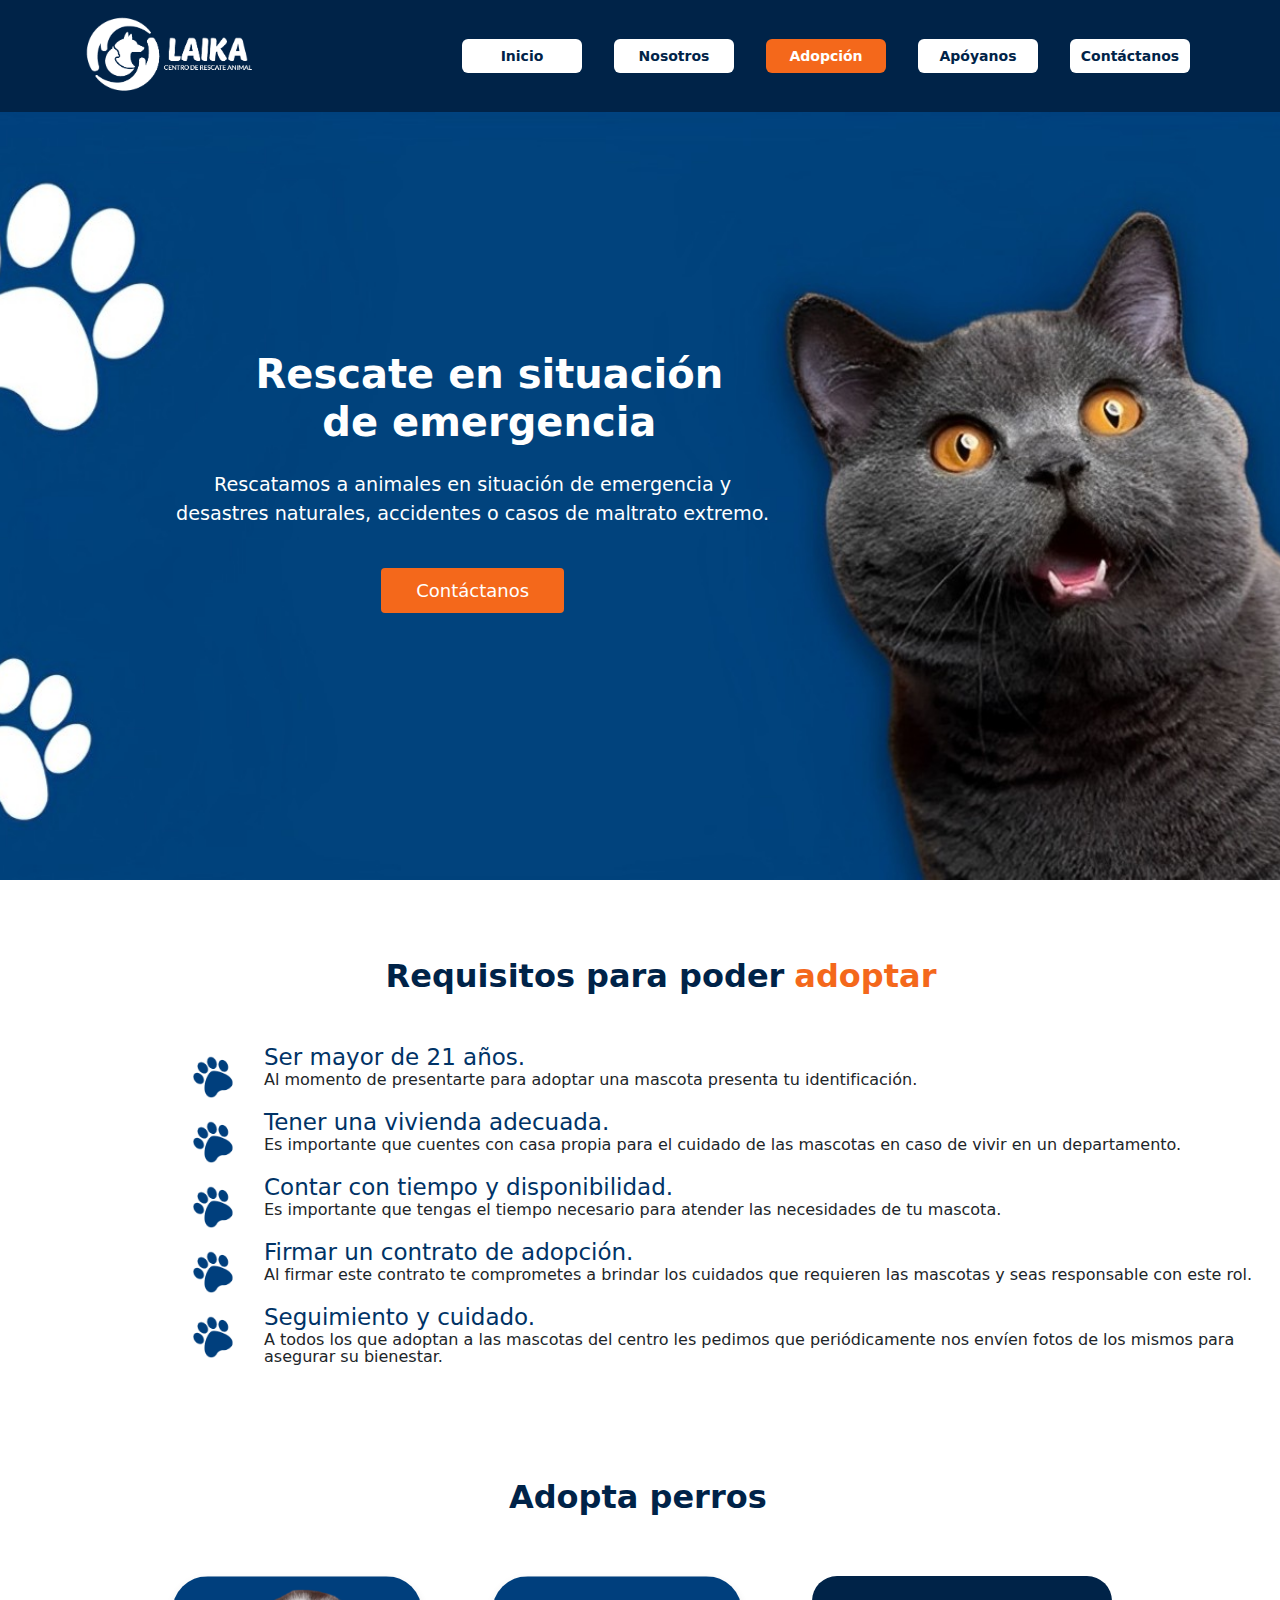
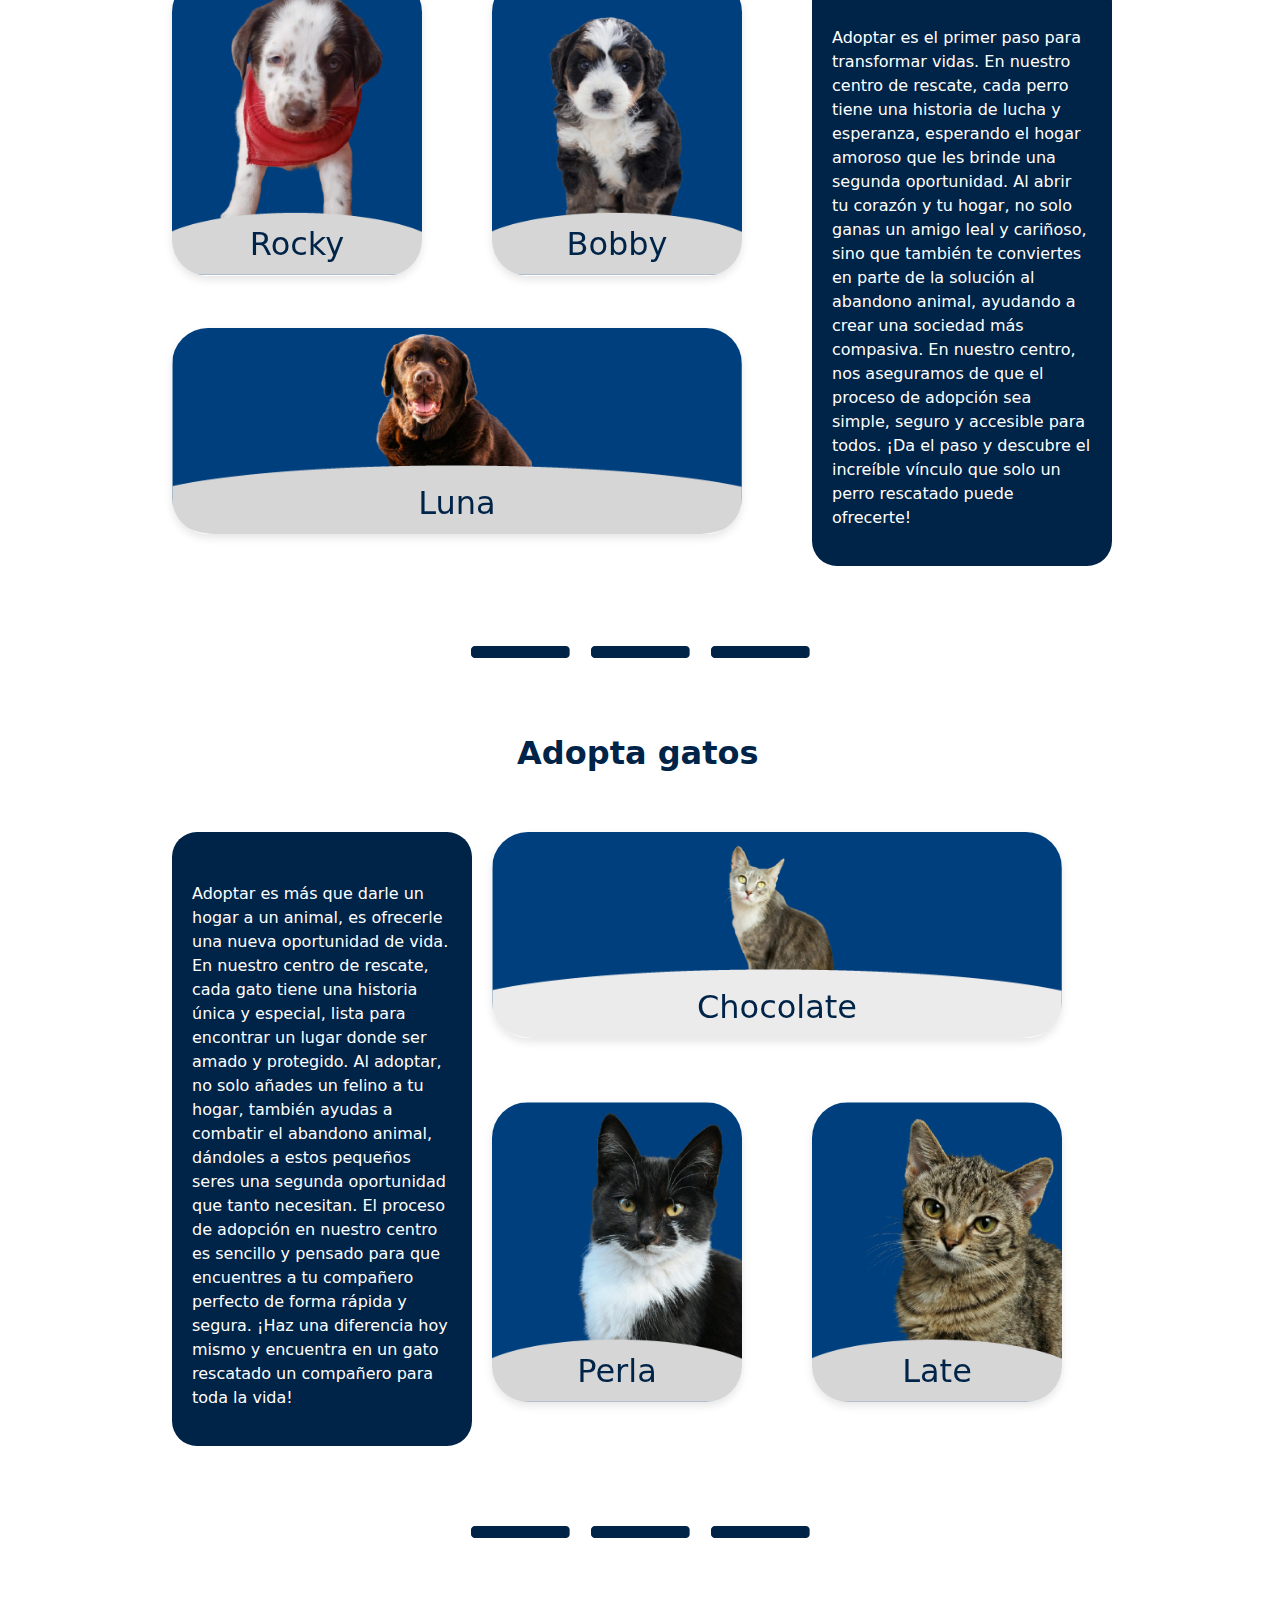
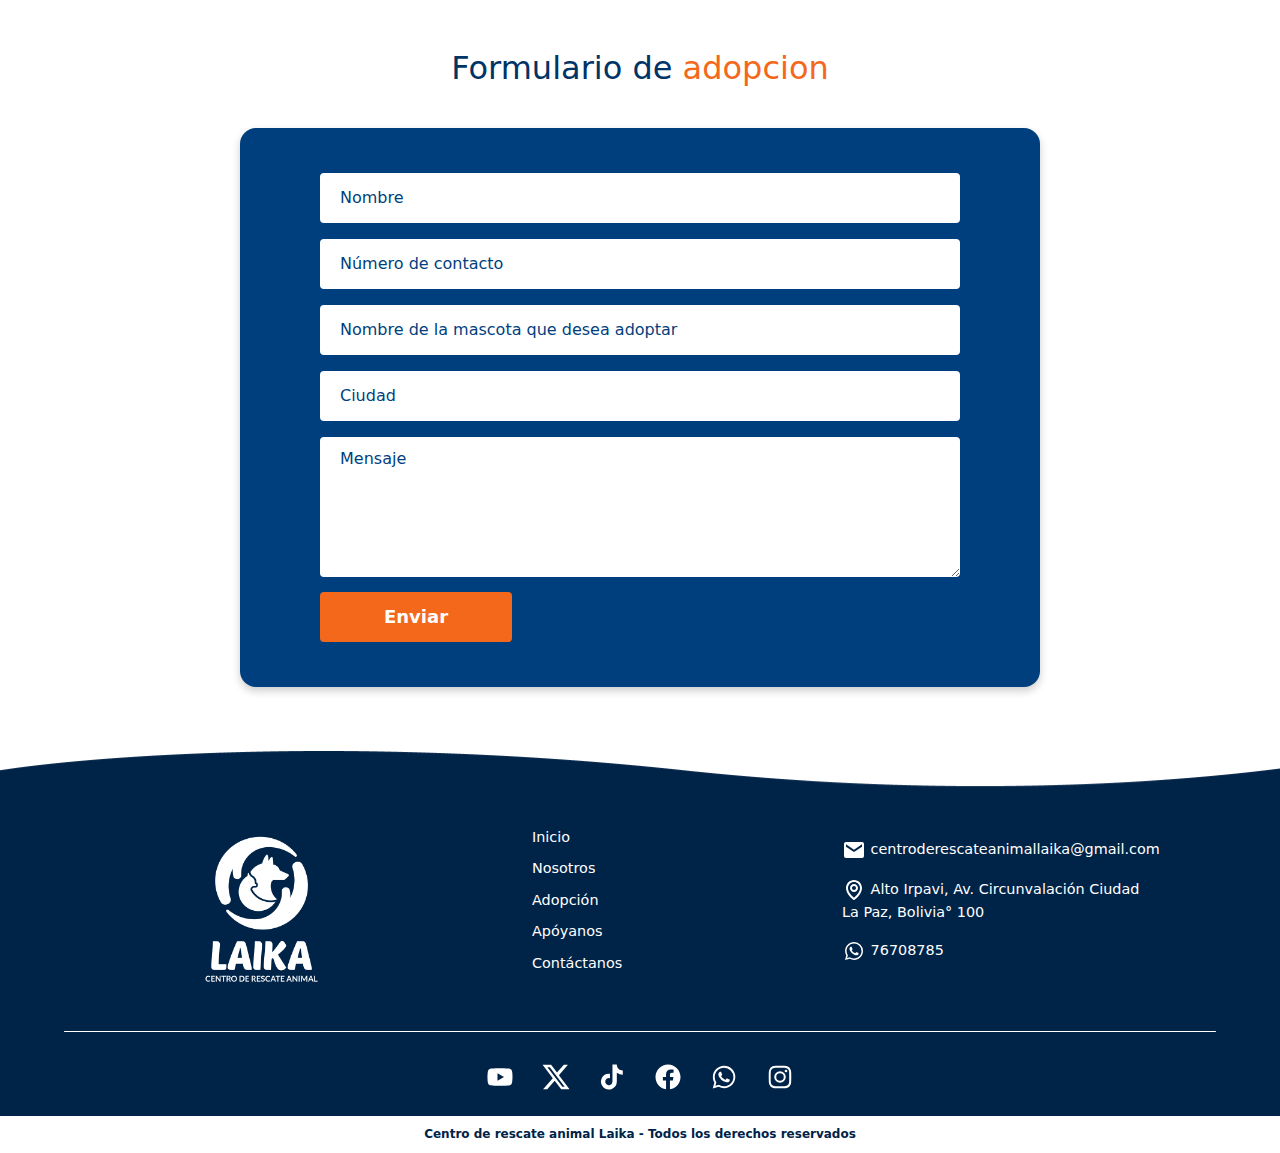
<file: adoption/adoption.html>
<!DOCTYPE html>
<html lang="es">
<head>
    <meta charset="UTF-8">
    <meta name="viewport" content="width=device-width, initial-scale=1.0">
    <title>Adopción - Laika</title>
    <link rel="stylesheet" href="/adoption/adoption.css">
    <link rel="stylesheet" href="/global.css">
    <link href="https://cdn.jsdelivr.net/npm/bootstrap@5.3.3/dist/css/bootstrap.min.css" rel="stylesheet">
</head>
<body>


    <!-- Encabezado y Navegación -->
    <header class="text-white py-3" style="background-color: #002348;">
        <div class="container d-flex justify-content-between align-items-center">
            <!-- Logo -->
            <div class="d-flex align-items-center">
                <img src="/assets/logo-horizontal.png" alt="Laika Logo" style="height: 80px;">
            </div>

            <!-- Icono de menú para pantallas pequeñas -->
            <div class="menu-icon-container d-lg-none" onclick="toggleMenu()">
                <img src="/assets/icons/menu-blanco.svg" alt="Menu Icon" class="menu-icon" style="height: 50px; width: 50px;">
            </div>

            <!-- Navbar principal en desktop -->
            <nav class="d-none d-lg-flex gap-3 main-nav">
                <a href="/index.html" class="nav-link mx-2">Inicio</a>
                <a href="/about/about.html" class="nav-link mx-2">Nosotros</a>
                <a href="/adoption/adoption.html" class="nav-link active mx-2">Adopción</a>
                <a href="/support/support.html" class="nav-link mx-2">Apóyanos</a>
                <a href="/contact/contact.html" class="nav-link mx-2">Contáctanos</a>
            </nav>
        </div>

        <!-- Menú desplegable en mobile -->
        <div class="dropdown-menu d-lg-none" id="mobile-menu">
            <a href="/index.html" class="dropdown-item">Inicio</a>
            <a href="/about/about.html" class="dropdown-item">Nosotros</a>
            <a href="/adoption/adoption.html" class="dropdown-item">Adopción</a>
            <a href="/support/support.html" class="dropdown-item">Apóyanos</a>
            <a href="/contact/contact.html" class="dropdown-item">Contáctanos</a>
        </div>
    </header>

  <div class="hero-slider">
    <!-- Slide 1 -->
    <section class="hero-slide hero-section text-center text-white py-5 adoption-hero">
      <div class="container">
          <h2>Rescate en situación <br> de emergencia</h2>
          <p>Rescatamos a animales en situación de emergencia y <br> desastres naturales, accidentes o casos de maltrato extremo.</p>
          <a href="/adoption/adoption.html" class="no-underline">
            <button class="btn btn-warning">Contáctanos</button>
        </a>
      </div>
    </section>


    <!-- Slide 2 -->
    <section class="hero-slide hero-section text-center text-white py-5">
      <div class="container">
        <h1>Albergue temporal</h1>
        <p class="lead">Proporcionamos refugio temporal para animales <br> que necesitan un lugar seguro mientras se recuperan.</p>
        <a href="/adoption/adoption.html" class="no-underline">
            <button class="btn btn-warning">Contáctanos</button>
        </a>
      </div>
    </section>

    <!-- Slide 3 -->
    <section class="hero-slide hero-section text-center text-white py-5 medical-attention-section">
      <div class="container">
        <h1>Atención médica</h1>
        <p class="lead">Con la ayuda de tus donaciones y el patrocinio atendemos <br> a mascotas que requieren de atención médica.</p>
        <a href="https://api.whatsapp.com/send?phone=59176708785" class="no-underline">
            <button class="btn btn-warning">Contáctanos</button>
        </a>
      </div>
    </section>
  </div>




  <!-- Requisitos de Adopción -->
  <section class="adoption-requirements py-5">
      <div class="container">
          <h3>Requisitos para poder <span class="text-warning"> adoptar</span></h3>
          <ul class="list-unstyled mt-4">
              <li><img src="/assets/paw2.png" alt="Icono de huella" class="paw-icon"> <strong>Ser mayor de 21 años.</strong> <br>Al momento de presentarte para adoptar una mascota presenta tu identificación.</li>
              <li><img src="/assets/paw2.png" alt="Icono de huella" class="paw-icon"> <strong>Tener una vivienda adecuada.</strong> <br>Es importante que cuentes con casa propia para el cuidado de las mascotas en caso de vivir en un departamento.</li>
              <li><img src="/assets/paw2.png" alt="Icono de huella" class="paw-icon"> <strong>Contar con tiempo y disponibilidad.</strong> <br>Es importante que tengas el tiempo necesario para atender las necesidades de tu mascota.</li>
              <li><img src="/assets/paw2.png" alt="Icono de huella" class="paw-icon"> <strong>Firmar un contrato de adopción.</strong> <br>Al firmar este contrato te comprometes a brindar los cuidados que requieren las mascotas y seas responsable con este rol.</li>
              <li><img src="/assets/paw2.png" alt="Icono de huella" class="paw-icon"> <strong>Seguimiento y cuidado.</strong> <br>A todos los que adoptan a las mascotas del centro les pedimos que periódicamente nos envíen fotos de los mismos para asegurar su bienestar.</li>
          </ul>
      </div>
  </section>


<!-- Sección de Adopta Perros -->
<section class="adopt-section perros py-5">
    <div class="container text-center">
        <h3 class="lato-bold">Adopta <span class="lato-black">perros</span></h3>
        <div class="card-container">
            <!-- Tarjeta Rocky -->
            <div class="flip-card rocky">
                <div class="flip-card-inner">
                    <div class="flip-card-front">
                        <img src="/assets/Rocky.png" alt="Rocky" class="card-img-top">
                        <div class="card-info">
                            <h5>Rocky</h5>
                        </div>
                    </div>
                    <div class="flip-card-back">
                        <img src="/assets/vector-blue.png" alt="" class="vector-blue-orange">
                        <h5>Rocky</h5>
                        <p>Rocky es un pequeño peludo de 3 meses requiere de cuidados ya que fue separado de su mamá el actualmente se encuentra en el centro en espera de su nuevo hogar quienes le brinden los cuidados necesarios.</p>
                        <a href="/adoption/adoption.html">
                            <button class="btn btn-warning">Adopta</button>
                        </a>
                        
                    </div>
                </div>
            </div>
            <!-- Tarjeta Bobby -->
            <div class="flip-card bobby">
                <div class="flip-card-inner">
                    <div class="flip-card-front">
                        <img src="/assets/Bobby.png" alt="Bobby" class="card-img-top">
                        <div class="card-info">
                            <h5>Bobby</h5>
                        </div>
                    </div>
                    <div class="flip-card-back">
                        <img src="/assets/vector-blue.png" alt="" class="vector-blue-orange">
                        <h5>Bobby</h5>
                        <p>Juguetón y alegre, Bobby es un perrito de 2 años lleno de energía. Adora correr al aire libre y recibir caricias. Ideal para familias activas que disfruten de paseos y aventuras. 
                            Max busca un hogar lleno de amor.</p>
                            <a href="/adoption/adoption.html">
                                <button class="btn btn-warning">Adopta</button>
                            </a>
                    </div>
                </div>
            </div>
            <!-- Tarjeta Luna -->
            <div class="flip-card luna">
                <div class="flip-card-inner">
                    <div class="flip-card-front">
                        <img src="/assets/Luna.png" alt="Luna" class="card-img-top">
                        <div class="card-info">
                            <h5>Luna</h5>
                        </div>
                    </div>
                    <div class="flip-card-back">
                        <img src="/assets/wide-vector-blue.png" alt="" class="vector-blue-orange">
                        <h5>Luna</h5>
                        <p>Luna ya cuenta con 6 años sus dueños la dejaron en el centro ya que ellos se mudaron a otro pais y no pudieron llevarsela hoy es una masscota amigable, tierna y tranquila ayudanos a encontrarle un hogar.</p>
                        <a href="/adoption/adoption.html">
                            <button class="btn btn-warning">Adopta</button>
                        </a>
                    </div>
                </div>                                                                                                                                                                                                                                                                                                                                                                                                                                                                                                                                                                                                                                                                                                          
            </div>
            <!-- Tarjeta Descripción -->
            <div class="description-card">
                <p>Adoptar es el primer paso para transformar vidas.

                    En nuestro centro de rescate, cada perro tiene una historia de lucha y esperanza, esperando el hogar amoroso que les brinde una segunda oportunidad. Al abrir tu corazón y tu hogar, no solo ganas un amigo leal y cariñoso, sino que también te conviertes en parte de la solución al abandono animal, ayudando a crear una sociedad más compasiva.
                    
                    En nuestro centro, nos aseguramos de que el proceso de adopción sea simple, seguro y accesible para todos. 
                    
                    ¡Da el paso y descubre el increíble vínculo que solo un perro rescatado puede ofrecerte!</p>
            </div>
        </div>
    </div>
    <div class="bullets-container">
        <img src="/assets/bullets-blue.png" alt="">
    </div>
</section>

<!-- Sección de Adopta Gatos -->
<section class="adopt-section gatos py-5">
    <div class="container text-center">
        <h3 class="lato-bold">Adopta <span class="lato-black">gatos</span></h3>
        <div class="card-container">
            <!-- Tarjeta Descripción -->
            <div class="description-card">
                <p>Adoptar es más que darle un hogar a un animal, es ofrecerle una nueva oportunidad de vida. 

                    En nuestro centro de rescate, cada gato tiene una historia única y especial, lista para encontrar un lugar donde ser amado y protegido. Al adoptar, no solo añades un felino a tu hogar, también ayudas a combatir el abandono animal, dándoles a estos pequeños seres una segunda oportunidad que tanto necesitan.
                    
                    El proceso de adopción en nuestro centro es sencillo y pensado para que encuentres a tu compañero perfecto de forma rápida y segura. 
                    
                    ¡Haz una diferencia hoy mismo y encuentra en un gato rescatado un compañero para toda la vida!</p>
            </div>
            <!-- Tarjeta Chocolate -->
            <div class="flip-card chocolate">
                <div class="flip-card-inner">
                    <div class="flip-card-front">
                        <img src="/assets/Chocolate.png" alt="Chocolate" class="card-img-top">
                        <div class="card-info">
                            <h5>Chocolate</h5>
                        </div>
                    </div>
                    <div class="flip-card-back">
                        <img src="/assets/wide-vector-blue.png" alt="" class="vector-blue-orange">
                        <h5>Chocolate</h5>
                        <p>Chocolate es amistoso, obediente y adora jugar con niños. Siempre dispuesto a aprender trucos nuevos, disfruta los paseos y los juegos al aire libre. Espera un hogar donde sea parte esencial de la familia.</p>
                        <a href="/adoption/adoption.html">
                            <button class="btn btn-warning">Adopta</button>
                        </a>
                    </div>
                </div>
            </div>
            <!-- Tarjeta Perla -->
            <div class="flip-card perla">
                <div class="flip-card-inner">
                    <div class="flip-card-front">
                        <img src="/assets/Perla.png" alt="Perla" class="card-img-top">
                        <div class="card-info">
                            <h5>Perla</h5>
                        </div>
                    </div>
                    <div class="flip-card-back">
                        <img src="/assets/vector-blue.png" alt="" class="vector-blue-orange">
                        <h5>Perla</h5>
                        <p>Perla es una gatita de 8 meses que lleva tres meses en el centro. Es muy cariñosa y juguetona. Fue rescatada de un hogar donde sufría maltrato, pero hoy está rehabilitada y lista para encontrar una familia que le brinde el amor que merece.</p>
                        <a href="/adoption/adoption.html">
                            <button class="btn btn-warning">Adopta</button>
                        </a>                    
                    </div>
                </div>
            </div>
            <!-- Tarjeta Late -->
            <div class="flip-card late">
                <div class="flip-card-inner">
                    <div class="flip-card-front">
                        <img src="/assets/Late.png" alt="Late" class="card-img-top">
                        <div class="card-info">
                            <h5>Late</h5>
                        </div>
                    </div>
                    <div class="flip-card-back">
                        <img src="/assets/vector-blue.png" alt="" class="vector-blue-orange">
                        <h5>Perla</h5>
                        <p>Late es un gatito que fue rescatado de una alcantarilla. Después de recibir un cuidadoso tratamiento, ac está listo para encontrar un nuevo hogar y una familia que le dé todo el amor que necesita.</p>
                        <a href="/adoption/adoption.html">
                            <button class="btn btn-warning">Adopta</button>
                        </a>
                    </div>
                </div>
            </div>
        </div>
    </div>
    <div class="bullets-container">
        <img src="/assets/bullets-blue.png" alt="">
    </div>
</section>



    <!-- Formulario de Voluntariado -->
    <section class="volunteer-form py-3">
        <div class="container text-center">
            <h3>Formulario de <span> adopcion </span></h3>
            <form class="mt-4 mx-auto" style="max-width: 800px;">
                <div class="mb-3">
                    <input type="text" class="form-control" style="padding-left: 20px;" placeholder="Nombre" required>
                </div>
                <div class="mb-3">
                    <input type="email" class="form-control" style="padding-left: 20px;" placeholder="Número de contacto" required>
                </div>
                <div class="mb-3">
                    <input type="text" class="form-control" style="padding-left: 20px;" placeholder="Nombre de la mascota que desea adoptar" required>
                </div>
                <div class="mb-3">
                    <input type="text" class="form-control" style=" padding-left: 20px;" placeholder="Ciudad" required>
                </div>
                <div class="mb-3">
                    <textarea class="form-control" style="min-height: 140px;  padding-left: 20px;" rows="4" placeholder="Mensaje"></textarea>
                </div>
                <button type="submit" class="btn btn-warning w-100">Enviar</button>
            </form>
        </div> 
    </section>



    <!-- Pie de Página -->
    <footer class="footer text-white text-center py-4">
      <div class="container">
          <div class="row align-items-center">
              <div class="col-md-4 d-flex flex-column align-items-center">
                  <img src="/assets/logo.png" alt="Laika Logo" class="footer-logo" style="height: 150px;">
              </div>
              <div class="col-md-4">
                  <ul class="list-unstyled">
                      <li><a href="/index.html" class="footer-link">Inicio</a></li>
                      <li><a href="/about/about.html" class="footer-link">Nosotros</a></li>
                      <li><a href="/adoption/adoption.html" class="footer-link">Adopción</a></li>
                      <li><a href="/support/support.html" class="footer-link">Apóyanos</a></li>
                      <li><a href="/contact/contact.html" class="footer-link">Contáctanos</a></li>
                  </ul>
              </div>

              <div class="col-md-4 text-start">
                <!-- Enlace para el correo electrónico -->
                <p>
                    <img src="/assets/icons/mail.svg" alt="">
                    <i class="fas fa-envelope"></i>
                    <a href="mailto:centroderescateanimallaika@gmail.com" style="text-decoration: none; color: inherit;">
                        centroderescateanimallaika@gmail.com
                    </a>
                </p>
            
                <!-- Enlace para la ubicación en Google Maps -->
                <p>
                    <img src="/assets/icons/location.svg" alt="">
                    <i class="fas fa-map-marker-alt"></i>
                    <a href="https://maps.app.goo.gl/Res7E7dX5H8jyVp28" target="_blank" style="text-decoration: none; color: inherit;">
                        Alto Irpavi, Av. Circunvalación Ciudad <br> La Paz, Bolivia° 100
                    </a>
                </p>
            
                <!-- Enlace para WhatsApp -->
                <p>
                    <img src="/assets/icons/icono-whatsapp.svg" alt="">
                    <i class="fas fa-phone-alt"></i>
                    <a href="https://api.whatsapp.com/send?phone=59176708785" target="_blank" style="text-decoration: none; color: inherit;">
                        76708785
                    </a>
                </p>
            </div>
            
        </div>

          </div>

        <!-- Línea divisoria -->
        <div class="custom-line"></div>


          <div class="social-icons mt-3">
              <a href="https://www.youtube.com/@CentroDeRescateAnimalLaika" target="_blank">
                  <img src="/assets/icons/icono-youtube.svg" alt="Youtube" width="24" height="24">
              </a>
              <a href="https://x.com/i/flow/login?redirect_after_login=%2FRescateLaika" target="_blank">
                  <img src="/assets/icons/x.svg" alt="X" width="24" height="24">
              </a>
              <a href="https://www.tiktok.com/@rescateanimallaika" target="_blank">
                  <img src="/assets/icons/icono-tiktok.svg" alt="TikTok" width="24" height="24">
              </a>
              <a href="https://www.facebook.com/CentroDeRescateAnimalLaika" target="_blank">
                  <img src="/assets/icons/icono-facebook.svg" alt="Facebook" width="24" height="24">
              </a>
              <a href="https://api.whatsapp.com/send?phone=59176708785" target="_blank">
                  <img src="/assets/icons/icono-whatsapp.svg" alt="WhatsApp" width="24" height="24">
              </a>
              <a href="https://www.instagram.com/CantroDeRescateAnimalLaika/" target="_blank">
                  <img src="/assets/icons/icono-instagram.svg" alt="Instagram" width="24" height="24">
              </a>
              <!-- Agrega más iconos según sea necesario -->
          </div>
      </div>
  </footer>

  
<div class="copyright">
    <p class="mt-3">Centro de rescate animal Laika - Todos los derechos reservados</p>
</div>

  <script src="/about/about.js"></script>
  <script src="/home/home.js"></script>


</body>
</html>
</file>
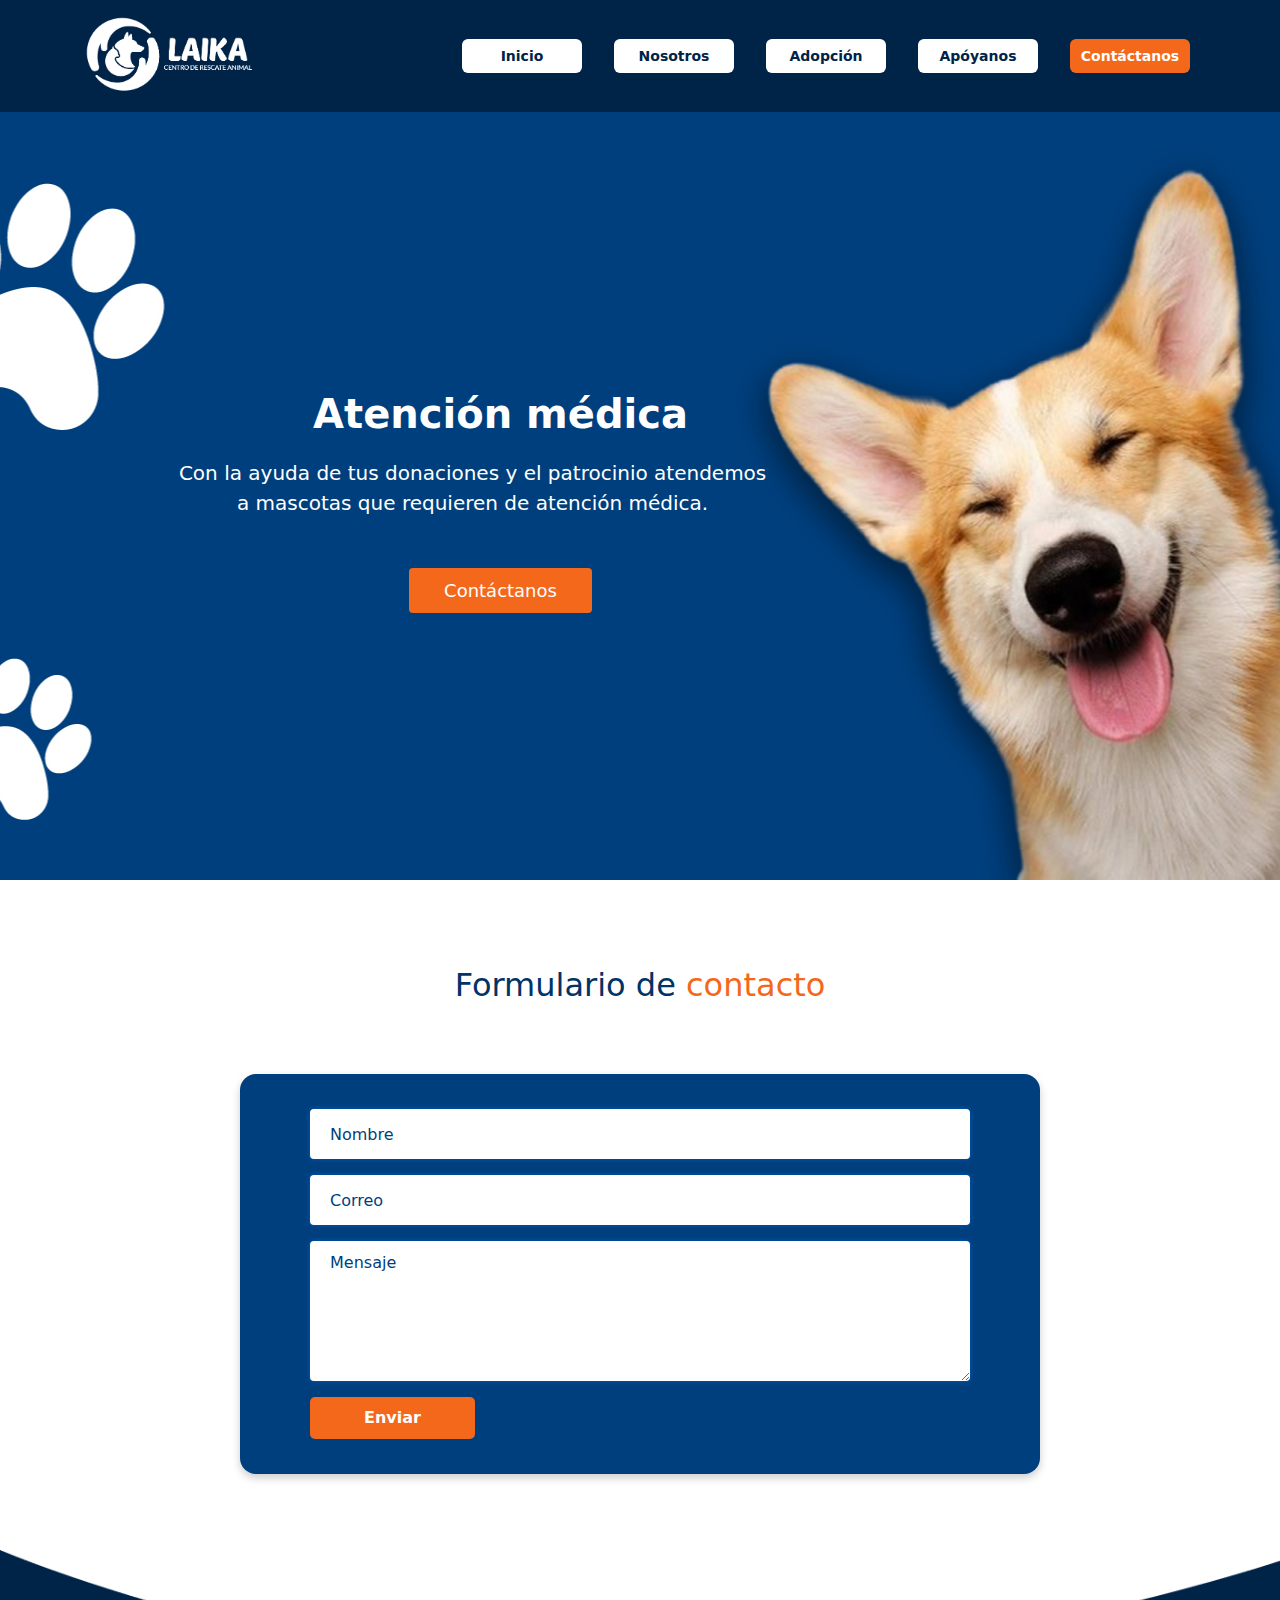
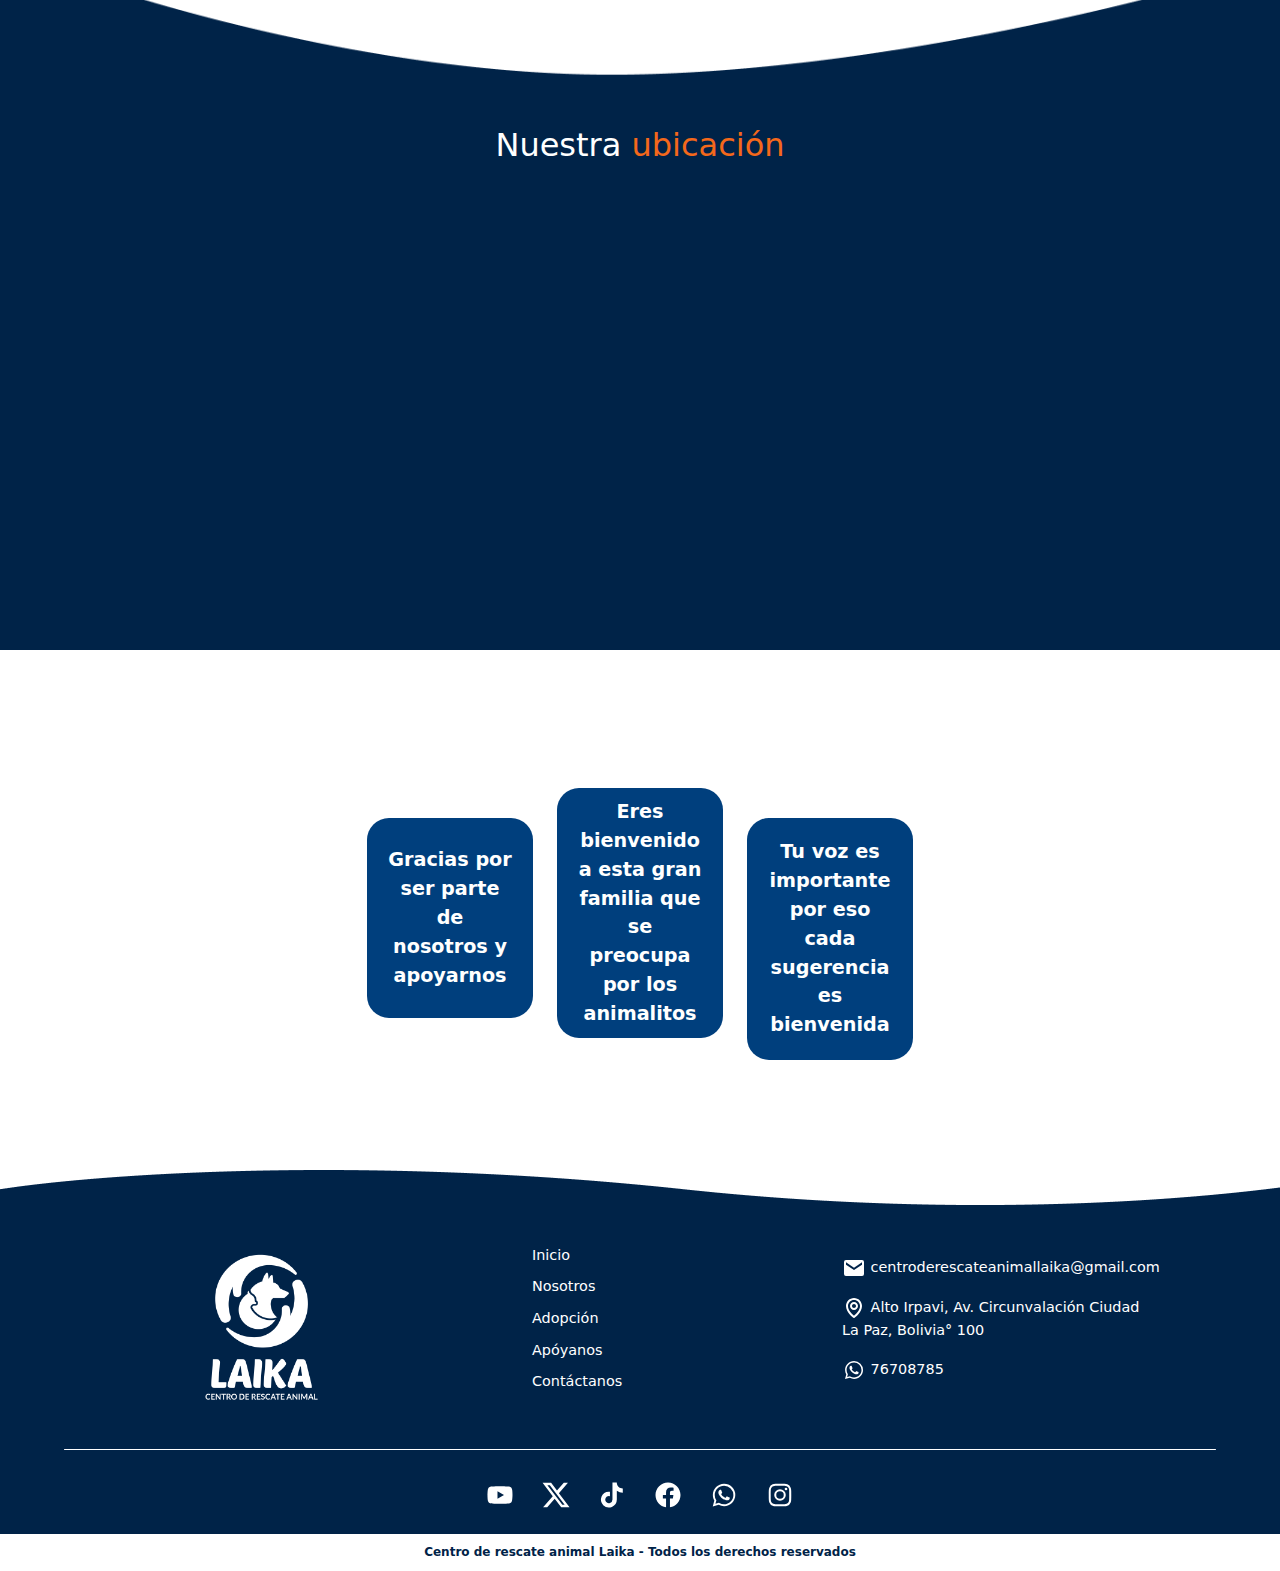
<file: contact/contact.html>
<!DOCTYPE html>
<html lang="es">
<head>
    <meta charset="UTF-8">
    <meta name="viewport" content="width=device-width, initial-scale=1.0">
    <title>Contáctanos - Laika</title>
    <link rel="stylesheet" href="/contact/contact.css">
    <link rel="stylesheet" href="/global.css">
    <link href="https://cdn.jsdelivr.net/npm/bootstrap@5.3.3/dist/css/bootstrap.min.css" rel="stylesheet" integrity="sha384-QWTKZyjpPEjISv5WaRU9OFeRpok6YctnYmDr5pNlyT2bRjXh0JMhjY6hW+ALEwIH" crossorigin="anonymous">
</head>
<body>

    
<!-- Encabezado y Navegación -->
<header class="text-white py-3" style="background-color: #002348;">
    <div class="container d-flex justify-content-between align-items-center">
        <!-- Logo -->
        <div class="d-flex align-items-center">
            <img src="/assets/logo-horizontal.png" alt="Laika Logo" style="height: 80px;">
        </div>

        <!-- Icono de menú para pantallas pequeñas -->
        <div class="menu-icon-container d-lg-none" onclick="toggleMenu()">
            <img src="/assets/icons/menu-blanco.svg" alt="Menu Icon" class="menu-icon" style="height: 50px; width: 50px;">
        </div>

        <!-- Navbar principal en desktop -->
        <nav class="d-none d-lg-flex gap-3 main-nav">
            <a href="/index.html" class="nav-link mx-2">Inicio</a>
            <a href="/about/about.html" class="nav-link mx-2">Nosotros</a>
            <a href="/adoption/adoption.html" class="nav-link mx-2">Adopción</a>
            <a href="/support/support.html" class="nav-link mx-2">Apóyanos</a>
            <a href="/contact/contact.html" class="nav-link active mx-2">Contáctanos</a>
        </nav>
    </div>

    <!-- Menú desplegable en mobile -->
    <div class="dropdown-menu d-lg-none" id="mobile-menu">
        <a href="/index.html" class="dropdown-item">Inicio</a>
        <a href="/about/about.html" class="dropdown-item">Nosotros</a>
        <a href="/adoption/adoption.html" class="dropdown-item">Adopción</a>
        <a href="/support/support.html" class="dropdown-item">Apóyanos</a>
        <a href="/contact/contact.html" class="dropdown-item">Contáctanos</a>
    </div>
</header>

    <div class="hero-slider">
        <!-- Slide 3 -->
        <section class="hero-slide hero-section text-center text-white py-5 medical-attention-section">
            <div class="container">
                <h1>Atención médica</h1>
                <p class="lead">Con la ayuda de tus donaciones y el patrocinio atendemos <br> a mascotas que requieren de atención médica.</p>
                <a href="/adoption/adoption.html" class="no-underline">
                    <button class="btn btn-warning">Contáctanos</button>
                </a>
            </div>
        </section>
        
    <!-- Slide 1 -->
        <section class="hero-slide hero-section text-center text-white py-5 adoption-hero">
        <div class="container">
            <h2>Rescate en situación <br> de emergencia</h2>
            <p>Rescatamos a animales en situación de emergencia y <br> desastres naturales, accidentes o casos de maltrato extremo.</p>
            <a href="/adoption/adoption.html
            " class="no-underline">
                <button class="btn btn-warning">Contáctanos</button>
            </a>
        </div>
      </section>
    
        <!-- Slide 2 -->
        <section class="hero-slide hero-section text-center text-white py-5">
          <div class="container">
            <h1>Albergue temporal</h1>
            <p class="lead">Proporcionamos refugio temporal para animales <br> que necesitan un lugar seguro mientras se recuperan.</p>
            <a href="/adoption/adoption.html" class="no-underline">
                <button class="btn btn-warning">Contáctanos</button>
            </a>
          </div>
      </section>
    </div>
    

    
    <!-- Formulario de Voluntariado -->
    <section class="volunteer-form py-3">
        <div class="container text-center">
            <h3>Formulario de <span> contacto </span></h3>
            <form class="mt-4 mx-auto" style="max-width: 800px;">
                <div class="mb-3">
                    <input type="text" class="form-control" style="padding-left: 20px;" placeholder="Nombre" required>
                </div>
                <div class="mb-3">
                    <input type="email" class="form-control" style="padding-left: 20px;" placeholder="Correo" required>
                </div>
                <div class="mb-3">
                    <textarea class="form-control" style="min-height: 140px;  padding-left: 20px;" rows="4" placeholder="Mensaje"></textarea>
                </div>
                <button type="submit" class="btn btn-warning w-100">Enviar</button>
            </form>
        </div>
    </section>

    <!-- Ubicación -->
    <section class="location-section text-center py-5">
        <div class="container">
            <h3>Nuestra <span class="text-warning">ubicación</span></h3>
            <iframe src="https://www.google.com/maps/embed?pb=!1m18!1m12!1m3!1d7650.5562123865775!2d-68.0821258157303!3d-16.512051713864313!2m3!1f0!2f0!3f0!3m2!1i1024!2i768!4f13.1!3m3!1m2!1s0x915f21531ebad67f%3A0x2fd6e19ac66ed600!2sCentro%20de%20Rescate%20Animal%20Laika!5e0!3m2!1ses!2sbo!4v1730912134651!5m2!1ses!2sbo" width="680" height="380" style="border: 12px;;" allowfullscreen="" loading="lazy" referrerpolicy="no-referrer-when-downgrade"></iframe>
    </section>


    <!-- Sección de Mensajes de Motivación -->
    <section class="motivation-section py-5">
        <div class="container text-center">
            <div class="row justify-content-center">
                <div class="col-md-2">
                    <div class="message-box p-3 d-flex align-items-center">Gracias por
                        ser parte de
                        nosotros y 
                        apoyarnos</div>
                </div>
                <div class="col-md-2 text">
                    <div class="message-box large-box p-4 text-center">Eres
                        bienvenido a 
                        esta gran
                        familia que se
                        preocupa por
                        los animalitos</div>
                </div>
                <div class="col-md-2">
                    <div class="message-box p-3 d-flex align-items-center">Tu voz es
                        importante por
                        eso cada 
                        sugerencia es 
                        bienvenida</div>
                </div>
            </div>
        </div>
    </section>


    <!-- Pie de Página -->
    <footer class="footer text-white text-center py-4">
        <div class="container">
            <div class="row align-items-center">
                <div class="col-md-4 d-flex flex-column align-items-center">
                    <img src="/assets/logo.png" alt="Laika Logo" class="footer-logo" style="height: 150px;">
                </div>
                <div class="col-md-4">
                    <ul class="list-unstyled">
                        <li><a href="/index.html" class="footer-link">Inicio</a></li>
                        <li><a href="/about/about.html" class="footer-link">Nosotros</a></li>
                        <li><a href="/adoption/adoption.html" class="footer-link">Adopción</a></li>
                        <li><a href="/support/support.html" class="footer-link">Apóyanos</a></li>
                        <li><a href="/contact/contact.html" class="footer-link">Contáctanos</a></li>
                    </ul>
                </div>

                <div class="col-md-4 text-start">
                    <!-- Enlace para el correo electrónico -->
                    <p>
                        <img src="/assets/icons/mail.svg" alt="">
                        <i class="fas fa-envelope"></i>
                        <a href="mailto:centroderescateanimallaika@gmail.com" style="text-decoration: none; color: inherit;">
                            centroderescateanimallaika@gmail.com
                        </a>
                    </p>
                
                    <!-- Enlace para la ubicación en Google Maps -->
                    <p>
                        <img src="/assets/icons/location.svg" alt="">
                        <i class="fas fa-map-marker-alt"></i>
                        <a href="https://maps.app.goo.gl/Res7E7dX5H8jyVp28" target="_blank" style="text-decoration: none; color: inherit;">
                            Alto Irpavi, Av. Circunvalación Ciudad <br> La Paz, Bolivia° 100
                        </a>
                    </p>
                
                    <!-- Enlace para WhatsApp -->
                    <p>
                        <img src="/assets/icons/icono-whatsapp.svg" alt="">
                        <i class="fas fa-phone-alt"></i>
                        <a href="https://api.whatsapp.com/send?phone=59176708785" target="_blank" style="text-decoration: none; color: inherit;">
                            76708785
                        </a>
                    </p>
                </div>
                
            </div>
    
            </div>

            <!-- Línea divisoria -->
            <div class="custom-line"></div>

            

            <div class="social-icons mt-3">
                <a href="https://www.youtube.com/@CentroDeRescateAnimalLaika" target="_blank">
                    <img src="/assets/icons/icono-youtube.svg" alt="Youtube" width="24" height="24">
                </a>
                <a href="https://x.com/i/flow/login?redirect_after_login=%2FRescateLaika" target="_blank">
                    <img src="/assets/icons/x.svg" alt="X" width="24" height="24">
                </a>
                <a href="https://www.tiktok.com/@rescateanimallaika" target="_blank">
                    <img src="/assets/icons/icono-tiktok.svg" alt="TikTok" width="24" height="24">
                </a>
                <a href="https://www.facebook.com/CentroDeRescateAnimalLaika" target="_blank">
                    <img src="/assets/icons/icono-facebook.svg" alt="Facebook" width="24" height="24">
                </a>
                <a href="https://api.whatsapp.com/send?phone=59176708785" target="_blank">
                    <img src="/assets/icons/icono-whatsapp.svg" alt="WhatsApp" width="24" height="24">
                </a>
                <a href="https://www.instagram.com/CantroDeRescateAnimalLaika/" target="_blank">
                    <img src="/assets/icons/icono-instagram.svg" alt="Instagram" width="24" height="24">
                </a>
                <!-- Agrega más iconos según sea necesario -->
            </div>
        </div>
    </footer>
    <div class="copyright">
        <p class="mt-3">Centro de rescate animal Laika - Todos los derechos reservados</p>
    </div>

    <script src="https://cdn.jsdelivr.net/npm/bootstrap@5.3.3/dist/js/bootstrap.bundle.min.js" integrity="sha384-YvpcrYf0tY3lHB60NNkmXc5s9fDVZLESaAA55NDzOxhy9GkcIdslK1eN7N6jIeHz" crossorigin="anonymous"></script>
    <script src="/home/home.js"></script>
    <script src="/about/about.js"></script>
    <script src="/global.js"></script>
    
</body>
</html>
</file>
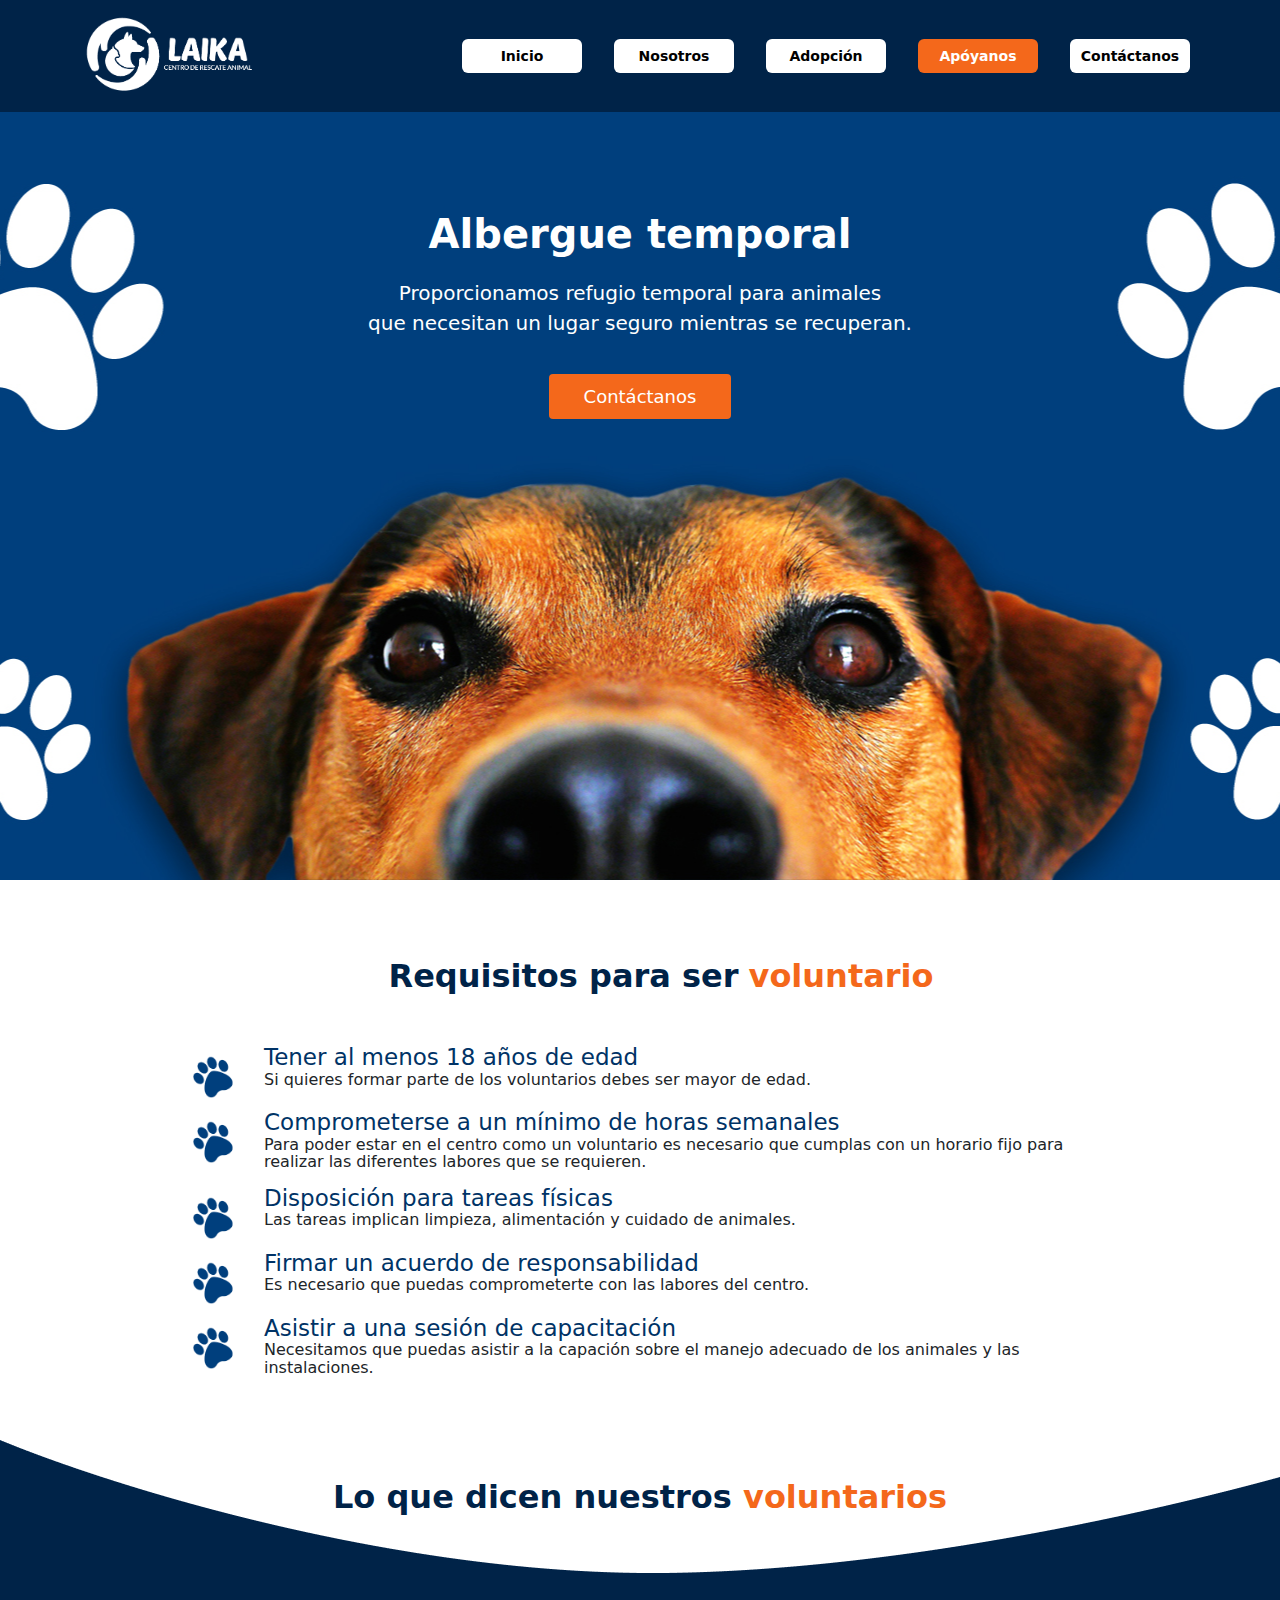
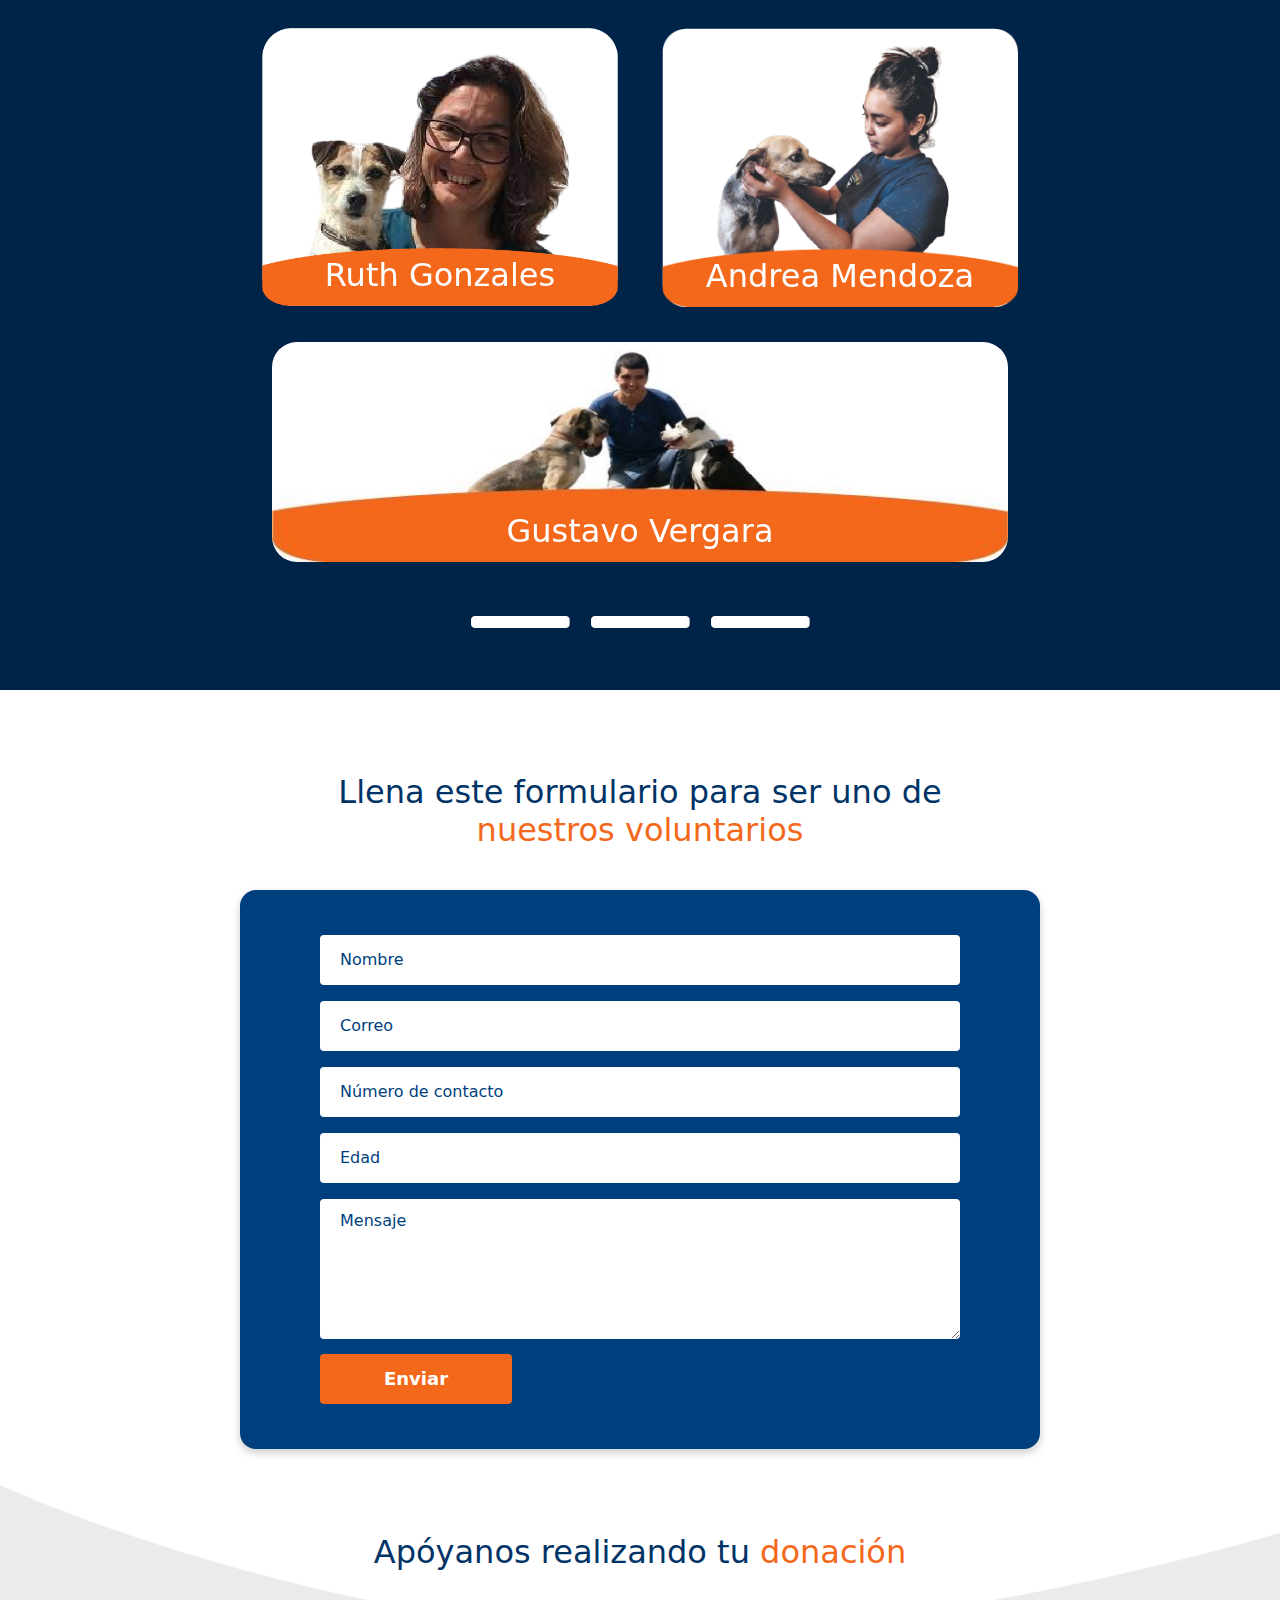
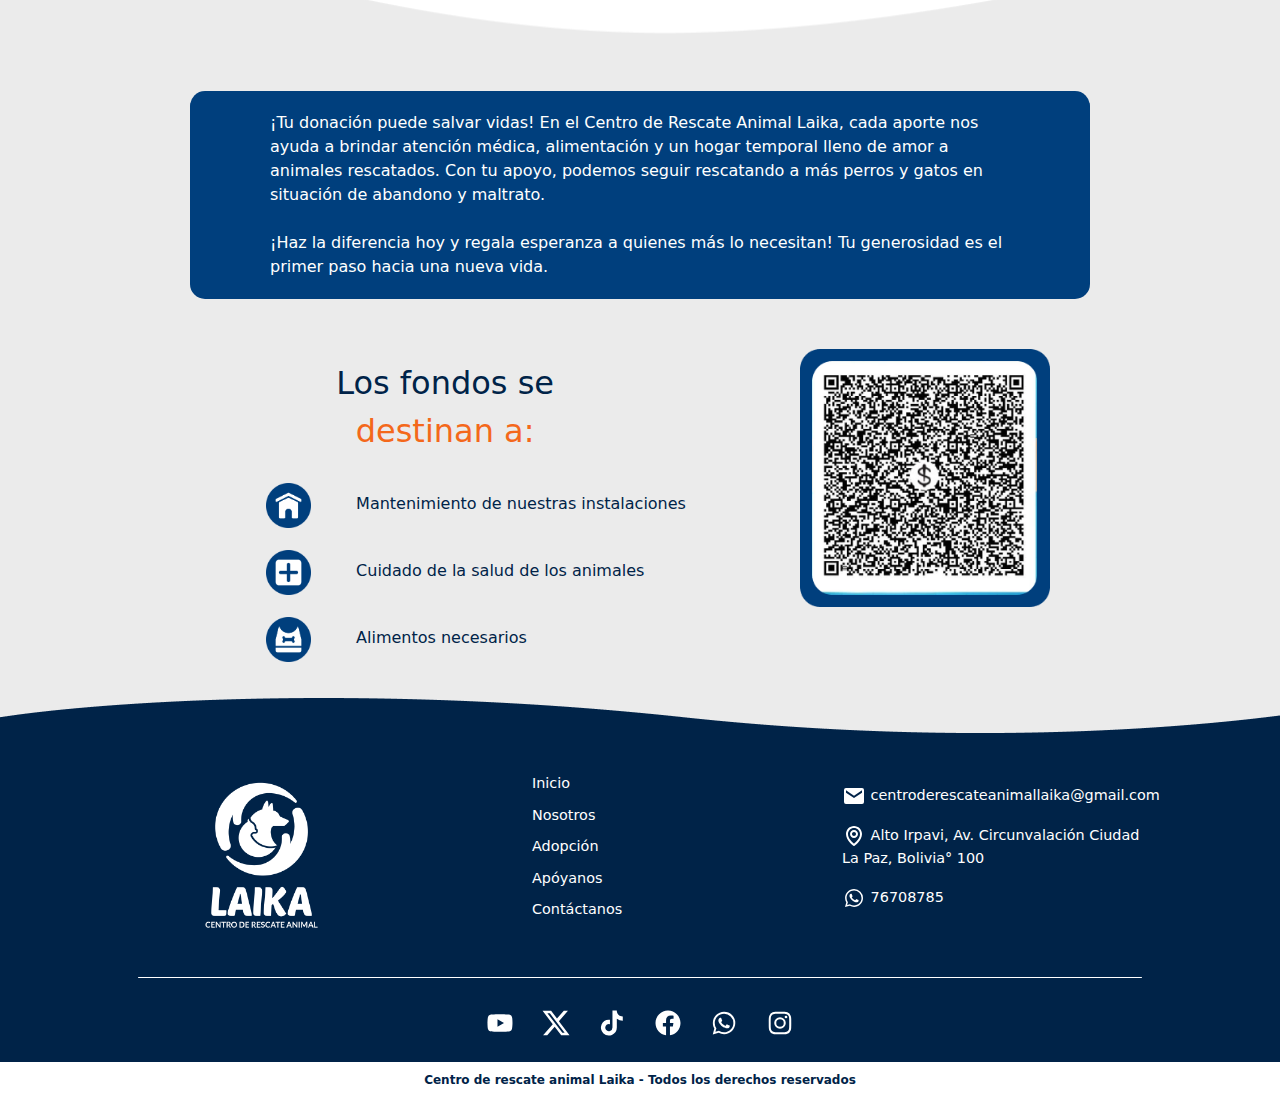
<file: support/support.html>
<!DOCTYPE html>
<html lang="es">
<head>
    <meta charset="UTF-8">
    <meta name="viewport" content="width=device-width, initial-scale=1.0">
    <title>Apóyanos - Laika</title>
    <link rel="stylesheet" href="/support/support.css">
    <link rel="stylesheet" href="/global.css">
    <link href="https://cdn.jsdelivr.net/npm/bootstrap@5.3.3/dist/css/bootstrap.min.css" rel="stylesheet" integrity="sha384-QWTKZyjpPEjISv5WaRU9OFeRpok6YctnYmDr5pNlyT2bRjXh0JMhjY6hW+ALEwIH" crossorigin="anonymous">
</head>
<body>


    <!-- Encabezado y Navegación -->
    <header class="text-white py-3" style="background-color: #002348;">
        <div class="container d-flex justify-content-between align-items-center">
            <!-- Logo -->
            <div class="d-flex align-items-center">
                <img src="/assets/logo-horizontal.png" alt="Laika Logo" style="height: 80px;">
            </div>

            <!-- Icono de menú para pantallas pequeñas -->
            <div class="menu-icon-container d-lg-none" onclick="toggleMenu()">
                <img src="/assets/icons/menu-blanco.svg" alt="Menu Icon" class="menu-icon" style="height: 50px; width: 50px;">
            </div>

            <!-- Navbar principal en desktop -->
            <nav class="d-none d-lg-flex gap-3 main-nav">
                <a href="/index.html" class="nav-link mx-2">Inicio</a>
                <a href="/about/about.html" class="nav-link mx-2">Nosotros</a>
                <a href="/adoption/adoption.html" class="nav-link mx-2">Adopción</a>
                <a href="/support/support.html" class="nav-link active mx-2">Apóyanos</a>
                <a href="/contact/contact.html" class="nav-link mx-2">Contáctanos</a>
            </nav>
        </div>

        <!-- Menú desplegable en mobile -->
        <div class="dropdown-menu d-lg-none" id="mobile-menu">
            <a href="/index.html" class="dropdown-item">Inicio</a>
            <a href="/about/about.html" class="dropdown-item">Nosotros</a>
            <a href="/adoption/adoption.html" class="dropdown-item">Adopción</a>
            <a href="/support/support.html" class="dropdown-item">Apóyanos</a>
            <a href="/contact/contact.html" class="dropdown-item">Contáctanos</a>
        </div>
    </header>

    

    <div class="hero-slider">
      <!-- Slide 2 -->
        <section class="hero-slide hero-section text-center text-white py-5">
          <div class="container">
            <h1>Albergue temporal</h1>
            <p class="lead">Proporcionamos refugio temporal para animales <br> que necesitan un lugar seguro mientras se recuperan.</p>
            <a href="/adoption/adoption.html" class="no-underline">
                <button class="btn btn-warning">Contáctanos</button>
            </a>
          </div>
        </section>
    
        <!-- Slide 3 -->
        <section class="hero-slide hero-section text-center text-white py-5 medical-attention-section">
          <div class="container">
            <h1>Atención médica</h1>
            <p class="lead">Con la ayuda de tus donaciones y el patrocinio atendemos <br> a mascotas que requieren de atención médica.</p>
            <a href="/adoption/adoption.html" class="no-underline">
                <button class="btn btn-warning">Contáctanos</button>
            </a>
          </div>
        </section>
        <!-- Slide 1 -->
        <section class="hero-slide hero-section text-center text-white py-5 adoption-hero">
        <div class="container">
            <h2>Rescate en situación <br> de emergencia</h2>
            <p>Rescatamos a animales en situación de emergencia y <br> desastres naturales, accidentes o casos de maltrato extremo.</p>
            <a href="/adoption/adoption.html" class="no-underline">
                <button class="btn btn-warning">Contáctanos</button>
            </a>
        </div>
        </section>
      </div>
      
    
    

    <!-- Requisitos de Adopción -->
    <section class="adoption-requirements py-5">
        <div class="container">
            <h3>Requisitos para ser <span class="text-warning">voluntario</span></h3>
            <ul class="list-unstyled mt-4">
                <li><img src="/assets/paw2.png" alt="Icono de huella" class="paw-icon"> <strong>Tener al menos 18 años de edad</strong> <br>Si quieres formar parte de los voluntarios debes ser mayor de edad.</li>
                <li><img src="/assets/paw2.png" alt="Icono de huella" class="paw-icon"> <strong>Comprometerse a un mínimo de horas semanales</strong> <br>Para poder estar en el centro como un voluntario es necesario que cumplas con un horario fijo para realizar las diferentes labores que se requieren.</li>
                <li><img src="/assets/paw2.png" alt="Icono de huella" class="paw-icon"> <strong>Disposición para tareas físicas</strong> <br>Las tareas implican limpieza, alimentación y cuidado de animales.</li>
                <li><img src="/assets/paw2.png" alt="Icono de huella" class="paw-icon"> <strong>Firmar un acuerdo de responsabilidad</strong> <br>Es necesario que puedas comprometerte con las labores del centro.</li>
                <li><img src="/assets/paw2.png" alt="Icono de huella" class="paw-icon"> <strong>Asistir a una sesión de capacitación</strong> <br>Necesitamos que puedas asistir a la capación sobre el manejo adecuado de los animales y las instalaciones.</li>
            </ul>
        </div>
    </section>



<!-- Sección de Testimonios -->
<section class="testimonials-section py-5">
    <div class="container text-center">
        <h2>Lo que dicen nuestros <span class="text-warning">voluntarios</span></h2>

        <div class="row mt-4">
            <!-- Tarjeta de Ruth Gonzales -->
            <div class="col-md-4 mb-4">
                <div class="card testimonial-card">
                    <div class="flip-card-inner">
                        <div class="flip-card-front">
                            <img src="/assets/voluntario-1.png" alt="Ruth Gonzales" class="card-img-top rounded">
                            <div class="card-title-wrapper">
                                <h5 class="card-title">Ruth Gonzales</h5>
                            </div>
                        </div>
                        <div class="flip-card-back">
                            <img src="/assets/vector-orange.png" class="vector-blue-orange" alt="">
                            <h5 class="card-title">Ruth Gonzales</h5>
                            <p>Ser voluntaria del centro me dejó ver la realidad de las mascotas en situación de calle y ser parte de la solución al apoyo y ayuda a cada una de las mascotas y poder brindarles un cambio a su vida habitual.</p>
                        </div>
                    </div>
                </div>
            </div>

            <!-- Tarjeta de Andrea Mendoza -->
            <div class="col-md-4 mb-4">
                <div class="card testimonial-card">
                    <div class="flip-card-inner">
                        <div class="flip-card-front">
                            <img src="/assets/voluntario-2.png" alt="Andrea Mendoza" class="card-img-top rounded">
                            <div class="card-title-wrapper">
                                <h5 class="card-title">Andrea Mendoza</h5>
                            </div>
                        </div>
                        <div class="flip-card-back">
                            <img src="/assets/vector-orange.png" class="vector-blue-orange" alt="">
                            <h5 class="card-title">Andrea Mendoza</h5>
                            <p>Ser voluntaria del centro me cambió la vida al poder aportar con lo necesario para el cuidado de cada una de las mascotas que fueron rescatadas y tendrán la oportunidad de tener una nueva vida.</p>
                        </div>
                    </div>
                </div>
            </div>

            <!-- Tarjeta de Gustavo Vergara con clase .wide-card -->
            <div class="col-md-8 mb-4 wide-card">
                <div class="card testimonial-card">
                    <div class="flip-card-inner">
                        <div class="flip-card-front">
                            <img src="/assets/voluntario-3.png" alt="Gustavo Vergara" class="card-img-top rounded">
                            <div class="card-title-wrapper">
                                <h5 class="card-title">Gustavo Vergara</h5>
                            </div>
                        </div>
                        <div class="flip-card-back">
                            <img src="/assets/wide-vector-orange.png" class="wide-vector-blue-orange" alt="">
                            <h5 class="card-title">Gustavo Vergara</h5>
                            <p>Ser voluntario en el centro Laika me dio la oportunidad de ayudar a animales necesitados. Me dio una nueva perspectiva sobre cada una de las mascotas ya que pude verlos sanar, recuperarse y encontrar un nuevo hogar.</p>
                        </div>
                    </div>
                </div>
            </div>
        </div>
    </div>
    <div class="bullets-container">
        <img src="/assets/bullets.png" alt="">
    </div>
</section>




    
    <!-- Formulario de Voluntariado -->
    <section class="volunteer-form py-3">
        <div class="container text-center">
            <h3>Llena este formulario para ser uno de <br> <span> nuestros voluntarios </span></h3>
            <form class="mt-4 mx-auto" style="max-width: 800px;">
                <div class="mb-3">
                    <input type="text" class="form-control" style="padding-left: 20px;" placeholder="Nombre" required>
                </div>
                <div class="mb-3">
                    <input type="email" class="form-control" style="padding-left: 20px;" placeholder="Correo" required>
                </div>
                <div class="mb-3">
                    <input type="text" class="form-control" style="padding-left: 20px;" placeholder="Número de contacto" required>
                </div>
                <div class="mb-3">
                    <input type="text" class="form-control" style="padding-left: 20px;" placeholder="Edad" required>
                </div>
                <div class="mb-3">
                    <textarea class="form-control" style="min-height: 140px;  padding-left: 20px;" rows="4" placeholder="Mensaje"></textarea>
                </div>
                <button type="submit" class="btn btn-warning w-100">Enviar</button>
            </form>
        </div>
    </section>




    <!-- Donaciones -->
    <section class="donation-section py-5">
        <div class="container text-center">
            <h3>Apóyanos realizando tu <span class="text-warning">donación</span></h3>
            <div class="sponsor-description mt-3 text-center">
                <p class="lead">¡Tu donación puede salvar vidas! En el Centro de Rescate Animal Laika, cada aporte nos ayuda a brindar atención médica, alimentación y un hogar temporal lleno de amor a animales rescatados. Con tu apoyo, podemos seguir rescatando a más perros y gatos en situación de abandono y maltrato. 
                    <br> <br> <strong>¡Haz la diferencia hoy y regala esperanza a quienes más lo necesitan! Tu generosidad es el primer paso 
                    hacia una nueva vida.</p></strong>
            </div>
    
            <div class="row mt-4">
                <div class="col-md-6">
                    <p>Los fondos se <span>destinan a:</span></p>
                    <ul class="list-unstyled">
                        <li><img src="/assets/instalaciones.png"alt=""> Mantenimiento de nuestras instalaciones</li>
                        <li><img src="/assets/salud.png"alt=""> Cuidado de la salud de los animales</li>
                        <li><img src="/assets/alimentación.png"alt=""> Alimentos necesarios</li>
                    </ul>
                </div>
                <div class="col-md-6">
                    <img src="/assets/qrcode.png" alt="QR para donación" class="img-fluid">
                </div>
            </div>
        </div>
    </section>

    

<!-- Pie de Página -->
<footer class="footer text-white text-center py-4">
    <div class="container">
        <div class="row align-items-center">
            <div class="col-md-4 d-flex flex-column align-items-center">
                <img src="/assets/logo.png" alt="Laika Logo" class="footer-logo" style="height: 150px;">
            </div>
            <div class="col-md-4">
                <ul class="list-unstyled">
                    <li><a href="/index.html" class="footer-link">Inicio</a></li>
                    <li><a href="/about/about.html" class="footer-link">Nosotros</a></li>
                    <li><a href="/adoption/adoption.html" class="footer-link">Adopción</a></li>
                    <li><a href="/support/support.html" class="footer-link">Apóyanos</a></li>
                    <li><a href="/contact/contact.html" class="footer-link">Contáctanos</a></li>
                </ul>
            </div>

            <div class="col-md-4 text-start">
                <!-- Enlace para el correo electrónico -->
                <p>
                    <img src="/assets/icons/mail.svg" alt="">
                    <i class="fas fa-envelope"></i>
                    <a href="mailto:centroderescateanimallaika@gmail.com" style="text-decoration: none; color: inherit;">
                        centroderescateanimallaika@gmail.com
                    </a>
                </p>
            
                <!-- Enlace para la ubicación en Google Maps -->
                <p>
                    <img src="/assets/icons/location.svg" alt="">
                    <i class="fas fa-map-marker-alt"></i>
                    <a href="https://maps.app.goo.gl/Res7E7dX5H8jyVp28" target="_blank" style="text-decoration: none; color: inherit;">
                        Alto Irpavi, Av. Circunvalación Ciudad <br> La Paz, Bolivia° 100
                    </a>
                </p>
            
                <!-- Enlace para WhatsApp -->
                <p>
                    <img src="/assets/icons/icono-whatsapp.svg" alt="">
                    <i class="fas fa-phone-alt"></i>
                    <a href="https://api.whatsapp.com/send?phone=59176708785" target="_blank" style="text-decoration: none; color: inherit;">
                        76708785
                    </a>
                </p>
            </div>
            
        </div>


        <!-- Línea divisoria -->
        <div class="custom-line"></div>

        <div class="social-icons mt-3">
            <a href="https://www.youtube.com/@CentroDeRescateAnimalLaika" target="_blank">
                <img src="/assets/icons/icono-youtube.svg" alt="Youtube" width="24" height="24">
            </a>
            <a href="https://x.com/i/flow/login?redirect_after_login=%2FRescateLaika" target="_blank">
                <img src="/assets/icons/x.svg" alt="X" width="24" height="24">
            </a>
            <a href="#https://www.tiktok.com/@rescateanimallaika target="_blank">
                <img src="/assets/icons/icono-tiktok.svg" alt="TikTok" width="24" height="24">
            </a>
            <a href="https://www.facebook.com/CentroDeRescateAnimalLaika" target="_blank">
                <img src="/assets/icons/icono-facebook.svg" alt="Facebook" width="24" height="24">
            </a>
            <a href="https://api.whatsapp.com/send?phone=59176708785" target="_blank">
                <img src="/assets/icons/icono-whatsapp.svg" alt="WhatsApp" width="24" height="24">
            </a>
            <a href="https://www.instagram.com/CantroDeRescateAnimalLaika/" target="_blank">
                <img src="/assets/icons/icono-instagram.svg" alt="Instagram" width="24" height="24">
            </a>
            <!-- Agrega más iconos según sea necesario -->
        </div>
    </div>
</footer>

<div class="copyright">
    <p class="mt-3">Centro de rescate animal Laika - Todos los derechos reservados</p>
</div>


    <script src="https://cdn.jsdelivr.net/npm/bootstrap@5.3.3/dist/js/bootstrap.bundle.min.js"></script>
    <script src="/about/about.js"></script>
    <script src="/home/home.js"></script>

</body>
</file>
<file: index.css>
@import url('https://fonts.googleapis.com/css2?family=Lato:ital,wght@0,100;0,300;0,400;0,700;0,900;1,100;1,300;1,400;1,700;1,900&family=Playfair+Display:ital,wght@0,400..900;1,400..900&display=swap');

body {
    font-family: 'Lato', sans-serif;
}

body, html {
    max-width: 1500px; /* Limita el ancho máximo a 360px */
    overflow-x: hidden; /* Evita el desbordamiento horizontal */
    margin: 0;
    padding: 0;
}



/* Fondo del navbar */
header {
    background-color: #002348; 
}

/* Estilo base para los enlaces del navbar */
header nav a.nav-link {
    background-color: #fff; 
    color: #002348 !important; 
    text-align: center;
    font-weight: 600;
    font-size: 14px;
    width: 120px;
    height: 34px; 
    line-height: 34px; 
    border-radius: 6px;
    text-decoration: none;
    margin: 0 5px;
    display: inline-block;
    transition: background-color 0.3s ease, color 0.3s ease;
}

/* Estilo para el enlace activo ("Inicio") */
header nav a.nav-link.active {
    background-color: #F4681B !important; 
    color: #fff !important; 
}

/* Hover para todos los enlaces */
header nav a.nav-link:hover {
    background-color: #B75018; 
    color: #fff !important; 
}


.container .icon-container img {
    width: 100px;
    margin-left: 50px;

    
}

.container .card-title img {
    width: 100px;
}

.container .card {
    width: 60% !important;
    justify-content: center;
    
}

/* Hero de home */

.hero-section {
    background-color: #003366; 
    background-image: url('../assets/hero-1.jpg'); 
    background-size: cover;
    background-position: center;
    height: 768px;
    width: 100% !important;
    color: #fff;
    padding: 100px 0;
    margin-bottom: 80px !important;
}

.hero-section .container {
    margin-top: 50px;
}

.hero-section .container h1{
    font-weight: 650;
    font-size: 2.5rem !important;
}

.hero-section .container p {
    color: #ffffff !important;
    font-weight: 400 !important;
    font-size: 20px !important;
    line-height: 1.5 !important;
    text-align: center;
    margin-top: 18px !important;
    margin-bottom: 28px !important;
}


button.btn-warning {
    font-size: 18px;
    font-weight: 500;
    background-color: #F4681B;
    color: #fff;
    border: none;
    border-radius: 4px;
    padding: 9px 35px;
}

.btn-warning:hover {
    background-color: #B75018 !important; /* Naranja más oscuro al pasar el mouse */
    color: #fff !important; /* Texto blanco al pasar el mouse */
}


/* Hero de nosotros */
.medical-attention-section {
    background-image: url('/assets/hero-2.jpg');
    background-size: cover;
    background-position: center;
    color: white;
    padding: 100px 0;
    height: 768px;
}

.medical-attention-section .container {
    margin-top: 205px;
}

.medical-attention-section .container h1 {
    margin-left: -25%;
    font-weight: 650;
    margin-bottom: 20px;
}

.medical-attention-section .container p { 
    margin-left: -30% !important;
    margin-bottom: 20px;
    font-weight: 400;
    text-align: center;
}

.medical-attention-section button.btn-warning {
    margin-left: -26% !important;
    font-size: 18px;
    margin-top: 0px !important;
    font-weight: 500;
    background-color: #F4681B;
    color: #fff;
    border: none;
    border-radius: 4px;
    padding: 9px 35px;
}

.btn-warning:hover {
    background-color: #B75018 !important; /* Naranja más oscuro al pasar el mouse */
    color: #fff !important; /* Texto blanco al pasar el mouse */
}


/* Hero de Adopción */
.adoption-hero {
    background-image: url('/assets/hero-3.jpg'); /* Ajusta la imagen según tu archivo */
    background-size: cover;
    height: 768px;
    background-position: center;
    padding: 60px 0;
    color: #fff;
}
.adoption-hero h2 {
    font-size: 2.5rem;
    font-weight: 700;
    margin-top: 15%;
    margin-bottom: 10px;
    margin-left: -25% !important;
}
.adoption-hero p {
    font-size: 1.2rem;
    margin-bottom: 20px;
    margin-left: -25% !important;
}
.adoption-hero button {
    font-weight: 500;
    padding: 9px 35px;
    margin-left: -26% !important;
    margin-top: -8px !important;
}



/* Oculta todas las diapositivas excepto la activa */
.hero-slide {
    display: none;
    transition: opacity 0.5s ease;
}

.hero-slide.active {
    display: block;
    opacity: 1;
}


.stat-item {
    margin-top: -242px !important;
    margin-left: 70px;
}

.stat-item .icon-container {
    margin-top: 40px;
    margin-bottom: 40px;
    margin-left: -50px;
}



.stat-number {
    font-size: 40px;
    font-weight: bold;
    color: #fff;
    margin-bottom: 30px;
}

.stat-description {
    font-size: 28px !important;
    font-weight: bold !important;
    color: #003F7D !important;
}


.stats-section {
    color: #002348;
    margin-top: 200px;
    padding: 0px 0;
    height: 265px;
    display: flex; /* Activa Flexbox */
    justify-content: center; /* Centra horizontalmente */
    align-items: center; /* Centra verticalmente */
    text-align: center; /* Centra el texto de los elementos internos */
}

.stats-section .container {
    max-width: 700px;
    margin: 0 auto; /* Asegura que el contenedor esté centrado */
    flex-direction: column; /* Coloca los elementos en columna */
    justify-content: center; /* Centra el contenido internamente */
    align-items: center; /* Centra los elementos dentro de la columna */
}



.stats-section .display-5 {
    font-size: 2.5rem;
    color: #002348; 
}

.stats-section p {
    color: #002348;
    text-align: center;
}

.adoption-section {
    background-image: url('/assets/background-adoption.png');
    background-size: cover;
    background-position: center;
    background-repeat: no-repeat;
    margin-top: 70px;
    width: 100%;
    height: 900px;
    padding: 50px 0;
}

.adoption-section h2 {
    color: #002348;
    font-size: 32px !important;
    padding-bottom: 300px;
}

.adoption-section h2 span {
    color: #F4681B !important;
    font-size: 32px;
    font-weight: bold;
}

/* Configuración de la vista de tarjetas lado a lado en pantallas grandes */
.adoption-section .row {
    display: flex;
    justify-content: center;
    gap: 20px;
    padding: 0 20px; /* Añade espacio alrededor del contenedor */
}

.adoption-section .col-md-4 {
    flex: 0 0 300px; /* Tamaño fijo para cada tarjeta */
    max-width: 300px;
    display: flex;
    justify-content: center;
}

.adoption-section .card {
    border: none;
    width: 180%;
    display: flex;
    flex-direction: column;
    align-items: center;
    text-align: center;
    padding: 0;
    margin: 0 auto; /* Centra cada tarjeta dentro de su columna */
}

.adoption-section .container {
    margin-top: 0%;
}

.adoption-section .card img {
    width: 180%;
    height: auto;
    object-fit: cover;
    border-radius: 25px;
}

.card-title {
    margin-top: 10px;
    color: #002348;
    font-weight: bold;
}

/* Configuración de las flip-cards */
.flip-card-inner {
    position: relative;
    width: 100%;
    height: 100%;
    text-align: center;
    transition: transform 0.6s;
    transform-style: preserve-3d;
}

.flip-card:hover .flip-card-inner {
    transform: rotateY(180deg);
}

.flip-card-front, .flip-card-back {
    position: absolute;
    width: 100%;
    height: 100%;
    backface-visibility: hidden;
    border-radius: 10px;
    display: flex;
    flex-direction: column;
    align-items: center;
    justify-content: center;
}

.flip-card-back {
    display: flex; /* Activa Flexbox */
    flex-direction: column; /* Organiza los elementos en una columna */
    justify-content: space-evenly; /* Distribuye los elementos uniformemente */
    align-items: center; /* Centra los elementos horizontalmente */
    background-color: #fff;
    color: #002348;
    transform: rotateY(180deg);
    height: 350px;
    margin-top: -170px;
    width: 180%;
    margin-left: -66px;
    border-radius: 25px;
}


.flip-card-back h5 {
    color: #fff;
    font-size: 32px; /* Ajusta el tamaño del título */
    font-weight: normal;
    margin: 0; /* Elimina márgenes para evitar distorsión */
    text-align: center;
    z-index: 2;
    position: relative;
    margin-top: 15px;
}

.flip-card-back p {
    background-color: #fff;
    color: #002348;
    font-size: 16px;
    font-weight: light;
    line-height: 1.5;
    text-align: left; /* Centra el texto horizontalmente */
    padding: 0px 30px; /* Espaciado interno para que no se vea ajustado */
    margin-top: 25px; /* Espaciado entre el párrafo y otros elementos */
    border-radius: 8px; /* Redondea los bordes del fondo blanco */
}

.flip-card-back button {
    background-color: #f4681b; /* Color de fondo del botón */
    color: #fff; /* Color del texto */
    font-size: 1rem;
    border: none;
    padding: 15px 70px !important; /* Espaciado interno */
    border-radius: 5px; /* Bordes redondeados */
    cursor: pointer;
    margin-top: auto; /* Asegura que el botón quede al final */
    margin-bottom: 20px;
}

.flip-card-back button:hover {
    background-color: #d05716; /* Color de fondo en hover */
    transition: background-color 0.3s ease; /* Efecto de transición */
}

.flip-card-back .btn {
    background-color: #F4681B;
    color: #fff;
    font-weight: bold;
    padding: 8px 16px;
    border-radius: 5px;
    transition: background-color 0.3s;
}

.flip-card-back .btn:hover {
    background-color: #B75018;
    color: #fff;
}

.flip-card-back .vector-blue-orange {
    position: absolute; /* Posicionamiento absoluto */
    top: 0; /* Alineado al top */
    left: 50%; /* Centrado horizontalmente */
    transform: translateX(-50%); /* Realinea para centrar exactamente */
    width: 100% !important; /* Ajusta el ancho al contenedor */
    max-width: 500px; /* Limita el ancho máximo (ajústalo según sea necesario) */
    height: 120px; /* Establece una altura fija */
    z-index: 1; /* Asegura que esté detrás del contenido */
    object-fit: cover !important; /* Ajusta el contenido sin distorsionarlo */
    border-radius: 10px 10px 0 0; /* Opcional: bordes redondeados */
    padding-bottom: 60px;
  }

  
  .flip-card-back {
    display: flex; /* Activa Flexbox */
    flex-direction: column; /* Organiza los elementos en una columna */
    justify-content: space-evenly; /* Distribuye los elementos uniformemente */
    align-items: center; /* Centra los elementos horizontalmente */
  }


/* Estilo de la sección de mensaje de adopción */
.adoption-message-section {
    background-color: #fff;
    margin-top: -20% !important;
    color: #002348 !important;
    width: 935px;
    margin: 40px;
    border-radius: 25px;
    position: relative;
    bottom: 0;
    max-width: 90%; /* Limita el ancho máximo al 90% del contenedor */
    margin: 40px auto; /* Centra horizontalmente y agrega margen superior e inferior */    border-radius: 25px;
}

.flip-card-front h5 {
    color: #fff;
    font-weight: 600;
    margin-top: -56px !important;
    font-size: 32px;
}

.adoption-message-section h3, p, ul li{
    color: #002348 !important;
}

.adoption-message-section h3 {
    padding-top: 25px;
}



.adoption-message-section .adoption-title {
    font-size: 20px;
    font-weight: bold;
    color: #003366;
    margin-bottom: 5px;
}


.adoption-message-section .adoption-text {
    font-size: 16px !important;
    color: #002348 !important;
    text-align: center;
    padding: 0 55px;
    text-align: left;
    margin-bottom: -5px;
}



.bullets-container img {
    margin-bottom: -110px;
    margin-left: 32%;
}




/* Estilos para la sección de Historias de Éxito */
.success-stories {
    margin-top: 230px;
}

.success-stories .container {
    max-width: 1140px;
}

.success-stories .card {
    background-color: #003F7D;
    color: #fff;
    border-bottom-left-radius: 20px !important;
    border-bottom-right-radius: 20px !important;
    border-top-left-radius: 0 !important;
    border-top-right-radius: 0 !important;
    max-height: 530px;
    width: 100% !important;
}


.success-stories h2 {
    margin-top: 140px !important;
    margin-bottom: 60px !important;
    font-size: 32px;
    color: #003F7D;
}

.story-card {
    background-color: #003366;
    color: #ffffff;
    border-radius: 10px;
    transition: transform 0.3s ease;
    overflow: hidden; /* Evita que los elementos sobresalgan */
}

.story-card:hover {
    transform: translateY(-10px);
}

.story-image {
    width: 100%;
    height: auto;
    border-radius: 8px;
    max-height: 180px; /* Ajusta para que las imágenes tengan un tamaño uniforme */
    object-fit: cover; /* Recorta la imagen para ajustarse */
}

.story-card .card-title {
    font-size: 32px;
    font-weight: 600;
    color: #fff !important;
    position: absolute;
    top: 0 !important;
    margin: 20px;
}

.story-card .card-text {
    font-size: 0.9rem;
    color: #ffffff !important;
    margin-top: 30px !important;
    margin: 0px;
    padding: 20px;
    text-align: left; /* Para alinear el texto */
    font-size: 16px !important;
    font-weight: 300;
    line-height: 1.2 !important;
    min-height: 290px !important;
}

.card-text p {
    margin-top: 10px !important;

}

/* Separación entre imágenes y descripción en las tarjetas */
.story-image.mb-3 {
    margin-bottom: 0;
}

.sponsors-section {
    background-image: url('/assets/background-gray.png'); /* Fondo gris claro */ 
}

.sponsors-section .row {

    margin-left: 12.4%;
    margin-bottom: 10px;
}


.sponsors-section .row .col-md-3, /* Ajusta este selector según las columnas */
.sponsors-section .row .col-md-4 {
    display: flex;
    justify-content: center; /* Centra cada ícono en su columna */
    align-items: center;
}

.sponsors-section .row .col-md-4 .text-star{
    margin-top: 20px;

}

.sponsors-section h2 {
    font-size: 32px;
    color: #003F7D; /* Azul oscuro para el título */
    margin-bottom: 110px;
}


/* Aplica el color naranja a cualquier elemento con la clase .text-warning dentro de .sponsors-section */
.sponsors-section .text-warning, .success-stories .text-warning {
    font-weight: bold;
    font-size: 32px;
    color: #F4681B !important; /* Color naranja para "patrocinadores" */
}


.sponsor-description {
    background-color: #003F7D; 
    color: #ffffff; 
    padding: 20px 70px;
    border-radius: 15px; 
    max-width: 820px; 
    margin: 0 auto; 
    font-size: 16px;
    font-weight: 300;
    line-height: 1.5; 
}

.sponsors-section p {
    margin-top: 5px !important; 
}


.sponsor-icon img {
    margin: 50px;
    width: 100% !important; /* Ajusta el tamaño de los íconos */
    height: auto;
    display: flex;
    justify-content: center;
    align-items: center;
}

.sponsors-section .btn-warning {
    background-color: #F4681B; /* Fondo del botón en naranja */
    color: #ffffff; /* Texto blanco en el botón */
    padding: 10px 35px;
    font-weight: bold;
    border-radius: 5px;
    font-size: 18px;
    border: none;
    margin-bottom: -70px;
    transition: background-color 0.3s;
}

.sponsors-section .btn-warning:hover {
    background-color: #B75018; /* Oscurecer el botón al pasar el cursor */
}



.footer {

    background-image: url('/assets/background-3.png') !important;
    background-repeat: no-repeat;
    color: #ffffff;
    margin-top: -3% !important;
    width: 100%;
}

.footer .container {
    margin-top: 60px !important;
}


.footer .mt-3 {
    justify-content: center !important;
    color: #002348 !important;
    font-weight: bold;
    font-size: 12px !important;
    margin-top: 32px !important;
    margin: 0px;
    text-align: center;
    padding-bottom: 10px;
}

.mt-3 p {
    color: #fff !important;
    text-align: left;
    font-family: Lato !important;
    font-size: 16px !important;
    font-weight: 300;
    margin-top: 20px;
    margin-bottom: 10px;

}

.footer .container .list-unstyled {
    margin-right: 40px;

}

.footer ul {
margin-left: 70px !important;
text-align: left;
}


.footer ul {
    padding: 0;
    list-style-type: none;
}

.footer-link {
    color: #ffffff;
    text-decoration: none;
    margin-bottom: 10px;
    display: block;
}

.footer-link:hover {
    text-decoration: none;
    color: #F4681B;
}

.footer p, .footer a {
    font-size: 0.9rem;
    padding: 0;
    color: #fff !important;
}

.footer .col-md-4 a:hover {
    filter: brightness(0) saturate(100%) invert(38%) sepia(87%) saturate(1347%) hue-rotate(345deg) brightness(95%) contrast(97%);
    transition: filter 0.3s ease; /* Transición suave para el efecto de hover */
}

.footer .col-md-4 img:hover {
    filter: brightness(0) saturate(100%) invert(38%) sepia(87%) saturate(1347%) hue-rotate(345deg) brightness(95%) contrast(97%);
    transition: filter 0.3s ease; /* Transición suave para el efecto de hover */
}


.copyright .mt-3 {
    justify-content: center !important;
    color: #002348 !important;
    font-weight: bold;
    font-size: 12px !important;
    margin-top: 9px !important;
    margin: 0px;
    text-align: center;
    padding-bottom: 10px;
}


.social-icons a {
    color: #002348 !important;
    margin: 0 10px;
    font-size: 1.2rem;
    transition: color 0.3s ease;
}



.social-icons a img {
    width: 30px;
    height: 30px;
    transition: filter 0.1s ease;
}

.social-icons a:hover img {
    filter: brightness(0) saturate(100%) invert(38%) sepia(87%) saturate(1347%) hue-rotate(345deg) brightness(95%) contrast(97%);
}



.footer .social-icons {
    margin-top: 10px;
}

.custom-line {
    background-color: #ffffff; /* Asegura que sea blanco puro */
    height: 1px; /* Ajusta el grosor */
    width: 90%; /* Ajusta el ancho */
    margin: 0 auto; /* Centra horizontalmente */
    margin-top: 40px; /* Espaciado superior */
    margin-bottom: 30px; /* Espaciado inferior */
    border-radius: 2px; /* Redondea un poco los bordes, opcional */
}


.sponsor-icon img {
    width: 60px;
    height: auto;
    filter: brightness(1.2); /* Aumenta el brillo sin invertir el color */
}

.carousel-nav {
    display: none; /* Oculta los botones en pantallas grandes */
}



@media (max-width: 769px) {

    body, html {
        max-width: 769px; /* Limita el ancho máximo a 360px */
        overflow-x: hidden; /* Evita el desbordamiento horizontal */
        margin: 0;
        padding: 0;
    }




    .hero-section {
        background-size: cover; /* Cambiar a cover para que ocupe todo el contenedor proporcionalmente */
        background-position: center;
        height: 408px !important;
        max-height: 500px !important;
        width: 100%; /* Ajusta al ancho del contenedor */
        margin: 0 auto; /* Centra el contenido horizontalmente */
        color: #fff;
        padding: 20px 0; /* Espaciado interno para mantener consistencia */
        margin-bottom: 80px !important;
        overflow: hidden; /* Oculta cualquier contenido que desborde */
    }
    

    .medical-attention-section .container h1 {
        margin-left: -190px !important;
        font-size: 23px !important;
    }

    .medical-attention-section .container {
        margin-top: 200px !important;

    }

    .medical-attention-section .container p {
        margin-left: -240px !important;
        font-size: 16px !important;
    }

    .medical-attention-section button.btn-warning {
        margin-left: -27% !important;
  
    }

    .hero-section .container h1 {
        margin-top: -80px !important;
        font-size: 23px !important;
    }

    .hero-section .container p {
        font-size: 16px !important;
        margin-bottom: -10px;
    }


    .adoption-hero .container h2 {
        margin-top: 89px !important;
        font-size: 23px !important; 
        margin-left: -200px !important;
    }

    .adoption-hero .container p {
        margin-left: -240px !important;
    }

    .adoption-hero button {
        margin-left: -27% !important;
        padding: 9px 35px;
        
    }


    .adoption-section {
        background-size: cover;
        background-repeat: no-repeat;
        background-position: center;
        height: 830px;
        padding: 30px 0;
        margin-top: 20px;
    }

    .adoption-section h2 {
        color: #fff;
        font-size: 23px !important;
        padding-bottom: 30px;
        margin-bottom: 240px;
        color: #002348;
    }

    .adoption-section h2 span {
        color: #F4681B;
        font-size: 23px;
        font-weight: bold;
    }

    /* Alineación y configuración de la vista de tarjetas lado a lado */
    .adoption-section .row {
        display: flex;
        justify-content: space-around;
        align-items: flex-start;
        gap: 15px;
        padding: 0 20px;
    }

    .adoption-section .col-md-4 {
        flex: 0 0 30%; /* Tamaño proporcional para cada tarjeta */
        max-width: 30%;
        display: flex;
        justify-content: center;
    }

    .adoption-section .card {
        border: none;
        width: 100%;
        max-width: 200px;
        display: flex;
        flex-direction: column;
        align-items: center;
        text-align: center;
        padding: 0;
        margin: 0 auto;
    }

    .adoption-section .card img {
        width: 195%;
        height: 300px;
        min-height: 300px;
        object-fit: cover;
        border-radius: 15px;
    }

    .flip-card h5 {
        margin-top: -40px !important;
        color: #fff;
        font-weight: bold;
        font-size: 23px !important;
    }

    /* Configuración de las flip-cards */
    .flip-card-inner {
        position: relative;
        width: 100%;
        height: 100%;
        text-align: center;
        transition: transform 0.6s;
        transform-style: preserve-3d;
    }

    .flip-card:hover .flip-card-inner {
        transform: rotateY(180deg);
    }

    .flip-card-front, .flip-card-back {
        position: absolute;
        width: 100%;
        height: 100%;
        backface-visibility: hidden;
        border-radius: 15px;
        display: flex;
        flex-direction: column;
        align-items: center;
        justify-content: center;
    }

    .flip-card-back {
        background-color: #fff;
        color: #002348;
        transform: rotateY(180deg);
        height: 300px;
        min-height: 300px;
        margin-top: -150px;
        width: 210%;
        margin-left: -58px;
        border-radius: 17px;
        display: flex !important; /* Activa Flexbox */
        flex-direction: column !important; /* Organiza los elementos en una columna */
        justify-content: space-evenly !important; /* Distribuye los elementos uniformemente */
        align-items: center !important; 
    }

    

.flip-card-back h5 {
    color: #fff !important;
    font-size: 32px; /* Ajusta el tamaño del título */
    font-weight: normal;
    margin: 0; /* Elimina márgenes para evitar distorsión */
    text-align: center;
    z-index: 2;
    position: relative;
    margin-top: 20px !important;
}

    .flip-card-back .vector-blue-orange {
        position: absolute !important; /* Asegura que la imagen se posicione dentro del contenedor */
        top: -122px !important; /* Alinea la imagen con la parte superior del contenedor */
        left: 0; /* Alinea la imagen con el borde izquierdo */
        transform: none !important; /* Elimina la transformación para centrar */
        width: 100%; /* La imagen ocupará todo el ancho del contenedor */
        height: auto !important; /* Define una altura fija para la imagen */
        z-index: 1; /* Coloca la imagen detrás de otros elementos */
        object-fit: contain !important; /* Ajusta el contenido sin distorsionarlo */
        border-radius: 10px 10px 0 0; /* Bordes redondeados para un diseño más limpio */
        padding: 0 !important; /* Elimina cualquier padding que pueda estar afectando el diseño */
    }


    .flip-card-back p {
        font-size: 16px;
        margin-bottom: 10px;
        text-align: justify;
        padding: 0px 30px;
        line-height: 1.1;
        font-weight: normal;
        margin-top: 20px;
        letter-spacing: -0.9px; /* Reduce el espacio entre letras */
        font-family: lato !important;
      }

    .flip-card-back .btn {
        background-color: #F4681B;
        color: #fff;
        font-weight: bold;
        padding: 10px 20px !important;
        border-radius: 5px;
        transition: background-color 0.3s;
    }

    .flip-card-back .btn:hover {
        background-color: #B75018;
        color: #fff;
    }

    /* Estilo de la sección de mensaje de adopción */
    .adoption-message-section {
        background-color: #fff;
        color: #002348;
        width: 88%;
        margin: 20px auto;
        border-radius: 25px;
        margin-top: -250px !important;
    }

    .adoption-message-section .container {
        padding: 10px;
    }

    .adoption-message-section h3, p, ul li {
        color: #002348;
    }

    .adoption-message-section .adoption-title {
        font-size: 18px;
        font-weight: bold;
        color: #003366;
        margin-bottom: 12px;
        margin-top: -20px;
    }

    .adoption-message-section .adoption-text {
        font-size: 14px;
        color: #002348;
        text-align: left;
        padding: 0 20px;
        font-weight: 300;
        margin-bottom: 5px;

    }

    .bullets-container  {
        margin-top: -20px;
        margin-bottom: -140px;
        margin-left: 32%;

    }

    .bullets-container img {
        width: 60%;
        margin-left: -5%;
        padding-bottom: 30px;
    }

    .sponsors-section {
        background-image: url('/assets/background-gray768.png') !important;
        height: 740px;
        background-size: cover;
        background-position: center;
        background-repeat: no-repeat;
        padding: 0 auto;
    }
    
    .sponsors-section h2, .sponsors-section .text-warning {
        margin-top: -30px;
        margin-bottom: 90px;
        font-size: 23px !important;
    }

    .sponsors-section .row {
        width: 100%;
        margin-left: 0;
        margin-right: 0;
        display: flex;
        flex-wrap: wrap;
        gap: 50px;
    }

    .sponsors-section .row img {
        margin-left: 0;
    }

    .sponsor-icon img {
        width: 350px !important;
        padding-left: 140px !important;
        gap: 50px;

    }

    .sponsors-section .row .col-md-3, /* Ajusta este selector según las columnas */
    .sponsors-section .row .col-md-4 {
        display: flex;
        justify-content: center; /* Centra cada ícono en su columna */
        align-items: center;
    }

    
     .success-stories .card {
        width: 90%; /* Reduce el ancho para que las tarjetas se ajusten en dispositivos de menor tamaño */
        height: auto; /* Deja que la altura se ajuste automáticamente */
        margin: 0 auto 30px; /* Espacio inferior más reducido */
    }

    .success-stories h2, .success-stories .text-warning {
        margin-top: 300px !important;
        margin-bottom: 60px !important;
        font-size: 23px;
    }


    .success-stories .container .col-md-3 {
        width: 80%; /* Cada columna toma el 80% del ancho en pantallas medianas */
        max-width: 260px;
    }


    .success-stories .card {
        width: 100%;
        max-width: 220px; /* Reduce el ancho máximo de cada tarjeta */
        min-height: 590px; /* Altura mínima para asegurar consistencia */
        height: 900px;
        margin: 0 auto; /* Centra cada tarjeta */
        padding: 20px;
        box-shadow: 0px 4px 8px rgba(0, 0, 0, 0.1);
        display: flex;
        flex-direction: column;
        justify-content: space-between;
        margin-bottom: 70px;
    }
    
    .success-stories .container .col-md-3 {
        flex: 0 0 30%; /* Ajusta cada columna a un 30% del ancho del contenedor */
        max-width: 30%; /* Limita el ancho de cada columna */
        padding: 0 10px; /* Añade un margen de 10px entre las tarjetas */
    }
    
   .story-card .card-title {
        margin-left: 35px !important;
   }

    .story-card .card-text {
        margin-top: 35px !important;
    }



    .stats-section .container {
        margin-left: 0;
    }
 
    .item-section .icon-container {
        max-width: auto;
    }

    .stats-section .container .col-md-4 {
        margin-top: 0px !important;
        margin: 0 auto !important;
        padding: 0 !important;
    }
        
    .flip-card h5 {
        font-size: 1.2rem;
    }

    .footer {
        background-image: url('/assets/background-blue768.png') !important;
        background-repeat: no-repeat;
        background-size: cover; /* Cambia 'contain' a 'cover' */
        background-position: center; /* Centra la imagen */
        padding-top: 20px; /* Añade un poco de padding para dar espacio */
        padding-bottom: 30px; /* Ajusta según necesites más o menos espacio */
        margin-top: -10% !important;
        margin-bottom: 0; /* Elimina el margen inferior si no es necesario */
    }

    .footer ul {
        margin-left: 40px !important;
        text-align: left;
    }

    .footer .container .col-md-4 {
        margin-left: -20px;
    }
}



/* Estilos de pantalla para 360px */
@media (max-width: 480px) {
  
    body, html {
        max-width: 480px; /* Limita el ancho máximo a 360px */
        overflow-x: hidden; /* Evita el desbordamiento horizontal */
        margin: 0;
        padding: 0;
    }

    
    /* Hero de Home */
    .hero-section {
        background-image: url('/assets/h1.jpg') !important;
        background-size: cover;
        background-position: center;
        height: 20vh !important;
        width: 100%;
        padding: 0%;
    }

    .hero-section .container {
        margin-top: 120px; /* Ajuste del margen superior */
    }

    .hero-section .container h1 {
        font-size: 23px !important; /* Ajusta el tamaño del título */
        margin-top: -20px !important;
        font-weight: bold;
        width: 50% !important;
        margin-left: 80px !important;
    }

    .hero-section .container p {
        font-size: 16px; /* Tamaño de fuente ajustado */
        font-weight: 400;
        text-align: center;
        padding: 0 15px; /* Aumenta el padding lateral */
    }
    
    .hero-section .btn  {
        font-size: 16px !important;
        padding: 6px 14px !important;
        margin-left: 0px !important;
  
    }

    .hero-section .btn {
        font-size: 0.8rem;
        padding: 6px 14px;
    }


    

    .adoption-hero h2 {
        font-size: 23px; /* Tamaño de fuente ajustado */
        font-weight: 600;
        margin-bottom: 15px;
        margin-left: 0; /* Quita el margen izquierdo */
        text-align: center;
    }

    .adoption-hero p {
        font-size: 1rem; /* Tamaño de fuente ajustado */
        margin-bottom: 15px;
        margin-left: 0; /* Quita el margen izquierdo */
        text-align: center;
        padding: 0 15px;
    }

    .adoption-hero .container h2 {
        font-size: 23px !important;
        margin-top: -80px !important;
        margin-left: 80px !important;
        font-weight: bold;
        width: 60% !important;
    }

    .adoption-hero .btn {
        font-size: 16px !important;
        padding: 6px 14px !important;
        margin-left: 40px !important;
        margin-top: 10px !important;
    }

    



    /* Hero de Nosotros */
    .medical-attention-section {
        background-image: url('/assets/h2.jpg') !important;
        background-size: cover !important;
        background-position: center;
        height: 20vh !important;
        padding: 60px 0;
    }

    .medical-attention-section .container {
        margin-top: 10%; /* Ajuste de margen superior */
        text-align: center; /* Centra el texto */
    }

    .medical-attention-section .container h1 {
        font-size: 1.5rem;
        font-weight: 600;
        margin-bottom: 15px;
        margin-left: 0; /* Quita el margen izquierdo */
    }

    .medical-attention-section .container p {
        font-size: 1rem;
        font-weight: 400;
        margin-left: 0; /* Quita el margen izquierdo */
        padding: 0 15px; /* Agrega padding lateral */
    }


    /* Hero de Adopción */
    .adoption-hero {
        background-image: url('/assets/h3.jpg') !important;
        background-size: cover !important;
        background-position: center;
        height: 20vh !important;
        padding: 60px 0;
        width: 100% !important; 
    }

    .adoption-hero h2 {
        font-size: 23px; /* Tamaño de fuente ajustado */
        font-weight: 600;
        margin-bottom: 15px;
        margin-left: 0; /* Quita el margen izquierdo */
        text-align: center;
    }

    .adoption-hero p {
        font-size: 1rem; /* Tamaño de fuente ajustado */
        margin-bottom: 15px;
        margin-left: 0; /* Quita el margen izquierdo */
        text-align: center;
        padding: 0 15px;
    }

    

    /* Success Stories Section */
    .success-stories .card {
        width: 372% !important;
        max-width: 500% !important;
        min-height: 560px !important;
        margin: 0 auto;
        padding: 40px;
        margin-left: -120px;
    }

    .story-card .card-title {
        font-size: 1.5rem;
        margin-left: 90px !important;
        margin-bottom: 20px !important;
        margin-top: 20px;
    }

    .story-card .card-text {
        padding: 20px 30px;
        margin-top: 45px !important;
    }

    /* Contenedor general de estadísticas */
    .stats-section {
        display: flex;
        flex-direction: column;
        align-items: center;
        gap: 40px; /* Espaciado amplio entre cada stat-item */
        padding: 20px 0;
        margin-top: -60px !important;
        height: 115vh;
    }

    /* Ajuste de cada item de estadísticas */
    .stat-item {
        margin-top: 0 !important;
        display: flex;
        flex-direction: column;
        align-items: center;
        text-align: center;
        padding: 10px 0;
        margin-bottom: -20px; /* Espaciado adicional entre los items */
        width: 100%;
        margin-left: 0;
    }

    /* Contenedor del icono */
    .stat-item .icon-container {
        height: 5px; /* Tamaño del icono */
        width: 5px;
        display: flex;
        justify-content: center;
        align-items: center;
        background-color: #003F7D;
        border-radius: 50%;
        color: #ffffff;
        margin-bottom: 10px; /* Separación entre el ícono y el número */
    }

    /* Número de estadísticas */
    .stat-number {
        background-color: #003F7D !important;
        color: #ffffff;
        font-size: 26px !important; /* Tamaño ajustado a 26px */
        font-weight: bold; /* Peso de fuente bold */
        padding: 10px 40px;
        max-width: 200px !important; /* Ancho mínimo asegurado */
        width: 100%; /* Asegura que se extienda en pantallas pequeñas */
        border-radius: 8px;
        margin-top: 60px; /* Espaciado entre el número y la descripción */
        position: relative;
        text-align: center; /* Alineación centrada */
    }
    
    

    /* Descripción debajo del número */
    .stat-description {
        font-size: 26px !important; /* Tamaño ajustado a 26px */
        font-weight: bold; /* Peso de fuente bold */
        color: #003F7D;
        margin-top: -15px;
        margin-bottom: 30px;

    }

        /* Estilos generales */
    .success-stories {
        padding: 90px 0;
    }

    .adoption-section {
        position: absolute;
    }

    /* Solo mostrar una tarjeta a la vez en pantallas pequeñas */
    .adoption-section .col-md-4 {
        display: none;
    }
    .adoption-section .col-md-4.active {
        display: block;
    }

    /* Ajustes de estilo para los botones de navegación */
    .carousel-nav {
        display: flex;
        position: absolute;
        top: 50%; /* Centra los botones verticalmente */
        left: 0;
        width: 100%;
        justify-content: space-between;
        padding: 0 15px; /* Separación lateral de los botones */
        transform: translateY(-50%);
        z-index: 10; /* Asegura que los botones estén al frente */
    }

    .carousel-nav button {
        position: absolute;
        background: rgba(0, 0, 0, 0.7); /* Color oscuro para mejor visibilidad */
        border: none;
        color: white;
        cursor: pointer;
        font-size: 18px;
        border-radius: 50%;
        transition: background-color 0.3s;
    }



    .adoption-section {
        background-image: url('/assets/background-blue360.png') !important;
        background-size: cover;
        background-position: center;
        overflow: hidden;
        height: 850px;
        width: 100%;
        max-width: 100%;
        margin: 0 auto;
        padding: 20px 0;
        margin-top: 0%;
    }


    .adoption-message-section {
        background-color: #fff;
        color: #002348;
        width: 80%;
        margin: 20px auto;
        border-radius: 15px;
        margin-top: 520px !important;

    }

    .adoption-message-section .adoption-title {
        display: none;
    }

    .adoption-message-section .adoption-text {
        margin-bottom: 1px;
        font-size: 16px !important;
        line-height: 1.2;
    }

    .adoption-section h2 {
        margin-top: 70px;
        margin-bottom: -60px;
        color: #fff;
        font-size: 23px !important;
        width: 50%;
        margin-left: 25%;
    }

    .adoption-section h2 span {
        font-size: 23px !important;
    }


    /* Mostrar solo una tarjeta en el carrusel */
    .adoption-section .col-md-4 {
        flex: 0 0 100%;
        max-width: 100%;
    }

    /* Ajuste de tamaño y espaciado de la tarjeta */
    .adoption-section .card {
        margin: 0 auto;
        width: 90%;
        margin-left: 60px;
    }

    /* Ajuste de la imagen dentro de la tarjeta */
    .adoption-section .card img {
        width: 161%;
        height: auto;
        object-fit: cover;
        border-radius: 15px;
        margin-top: 200%;
        margin-left: 15px;
    }

    /* Ajuste de título y texto en la tarjeta */
    .adoption-section .card-title {
        font-size: 23px;
        margin-top: -40px !important;
        color: #fff;
        font-weight: 600;
    }

    /* Flip card settings */
    .flip-card-inner {
        position: relative;
        width: 100%;
        height: 100%;
        text-align: center;
        transition: transform 0.6s;
        transform-style: preserve-3d;
    }

    .flip-card:hover .flip-card-inner {
        transform: rotateY(180deg);
    }

    .flip-card-front,
    .flip-card-back {
        position: absolute;
        width: 100%;
        height: 100%;
        backface-visibility: hidden;
        border-radius: 10px;
        display: flex;
        flex-direction: column;
        align-items: center;
        justify-content: center;
    }

    .flip-card img {
        height: 700px !important;
    }

    .flip-card-front h5 {
        margin-top: -50px !important;
    }


    .flip-card-back {
        background-color: #fff;
        color: #002348;
        transform: rotateY(180deg);
        padding: 20px;
        margin-top: 30%;
        width: 161%;
        margin-left: -55px;
    }

    .flip-card-back p {
        color: #002348;
        font-size: 14px;
        margin-top: -20px;
        margin-bottom: 10px;
        padding: 0 15px;
    }


    .flip-card-back h5 {
        padding-top: 50px;
        color: #002348 !important;
        font-size: 23px !important;
        margin-bottom: 40px;
    }

    .bullets-container img {
        margin-bottom: -120px;
    }

    .success-stories {
        padding-bottom:  80px;
    }

    .success-stories h2, .success-stories h2 .text-warning {
        font-size: 23px;
        margin-top: 0px !important;
        margin-bottom: 30px !important;
    }


    .success-stories .row {
        display: flex;
        overflow: hidden;
        position: relative;
        width: 100%;
        max-width: 390px;
        margin: 0 auto;
    }

    .success-stories .col-md-3 {
        flex: 0 0 100%; /* Ocupa el 100% del ancho en vista móvil */
        max-width: 100%;
        display: none; /* Oculta todas las historias por defecto */
    }

    .success-stories .col-md-3.active {
        display: block; /* Solo muestra la historia activa */
    }

    /* Estilos para los botones de navegación */
    .carousel-nav {
        position: absolute;
        top: 50%;
        left: 0;
        width: 100%;
        display: flex;
        justify-content: space-between;
        transform: translateY(-50%);
        z-index: 10;
    }

    .carousel-nav button {
        background: transparent;
        border: none;
        color: #fff;
        padding: 25px;
        cursor: pointer;
        font-size: 18px;
        border-radius: 50%;
        position: relative;
    }


    .sponsors-section {
        background-image: url('/assets/background-gray360.png') !important;
        background-size: cover;
        background-position: center;

        margin-top: 0;
        height: 1050px;
    }

    .sponsors-section h2 {
        margin-top: 40px; 
        font-size: 23px !important;
        margin-bottom: 50px;
    }

    .sponsors-section h2 .text-warning {
        font-size: 23px !important;
    }

    .sponsor-description {
        background-color: #003F7D;
        color: #ffffff;
        padding: 50px 15px;
        width: 90%;
        border-radius: 25px;

    }

    .sponsor-icon {
        display: none; /* Oculta todas las imágenes de patrocinadores por defecto */
        transition: opacity 0.5s ease-in-out;
        border-radius: 25px !important;
    }
    
    .sponsor-icon.active {
        display: block; /* Muestra solo la imagen activa */
        opacity: 1;
    }
    

    .sponsors-section .sponsor-icon img {
        width: 400px !important;
        height: 205px;
        min-height: 205px;
        margin-left: -75px !important;
   
    }

    .sponsors-section .btn-warning {
        background-color: #F4681B;
        color: #ffffff;
        padding: 10px 35px;
        font-weight: 600;
        border-radius: 5px;
        font-size: 14px;
        border: none;
        margin-bottom: -70px;
        transition: background-color 0.3s;
    }

    .sponsors-section .btn-warning:hover {
        background-color: #B75018;
    }

     /* Configuración específica para el footer en dispositivos móviles */
     footer.footer.text-white.text-center.py-4 {
        background-image: url('/assets/background360.png') !important;
        background-repeat: no-repeat !important;
        background-size: cover !important;
        background-position: center !important;
        color: #fff !important;
        padding: 20px 0 !important;
        margin-top: -10% !important;
        background-attachment: scroll !important;        
    }
    
    

    /* Ajustes específicos para el contenido del footer */
    .footer .container, .footer ul {
        text-align: center;
        margin-top: 60px;   
        margin-left: -30px;
    }

    .footer .container .list-unstyled {
        margin-top: 50px !important;
        margin-bottom: 50px !important;
        margin-left: -35px !important;
    }
    
    .footer p, .footer a {
        font-size: 12px;
        padding: 5px;
        color: #fff !important;
    }

    .footer .social-icons a {
        font-size: 12px;
        color: #002348 !important;
    }

    .footer .social-icons a img {
        padding: 6px;
        width: 40px;
        height: 40px;
    }

    .footer .container .row .col-md-4 {
        margin-left: 65px;
    }

    .footer .container .row .col-md-4 img.footer-logo {
        margin-left: -60px !important;
    }

    .footer .mt-3 {
        width: 80%;
        padding: 10px !important;
        margin-left: 40px;
        font-size: 12px;
    }

    .copyright .mt-3 {
        font-weight: 600;
    }
}
</file>
<file: global.css>
/* Estilo para el menú desplegable en mobile */
#mobile-menu {
    background-color: #003F7D;
    color: #ffffff;
    position: absolute;
    top: 100px;
    left: 0;
    right: 0;
    display: none;
    flex-direction: column;
    padding: 20px 0;
    box-shadow: 0px 4px 8px rgba(0, 0, 0, 0.2);
    z-index: 1000;
}

#mobile-menu.show {
    display: flex;
}

/* Estilos para cada enlace en el menú desplegable */
#mobile-menu .dropdown-item {
    color: #ffffff;
    font-size: 18px;
    padding: 20px 30px;
    text-align: left;
    font-weight: 500;
    display: block;
    transition: background-color 0.3s ease, color 0.3s ease;
}

#mobile-menu .dropdown-item:hover,
#mobile-menu .dropdown-item:focus {
    color: #F4681B !important;
}

#mobile-menu .dropdown-item.active {
    background-color: #ff6600;
    color: #F4681B;
    font-weight: bold;
}

/* Icono de menú estilo hamburguesa */
.menu-icon-container {
    cursor: pointer;
}

.menu-icon {
    width: 30px;
    height: 24px;
    display: flex;
    flex-direction: column;
    justify-content: space-between;
}

.menu-lines {
    width: 100%;
    height: 4px;
    background-color: #fff;
    border-radius: 2px;
}

/* Ajustes para pantallas de hasta 768px (tablets) */
@media (max-width: 768px) {
    header {
        background-color: #002348;
        position: relative;
        display: flex;
        flex-direction: column;
        align-items: center;
        margin: 0;
        width: 100%;
    }

    header img {
        height: 60px;
        margin-top: 10px;
        margin-bottom: 10px;
    }

    /* Mostrar icono de menú en pantallas pequeñas */
    .menu-icon-container {
        display: block;
    }

    /* Ocultar el navbar principal en pantallas pequeñas */
    .main-nav {
        display: none;
    }

    /* Menú desplegable oculto inicialmente */
    .dropdown-menu {
        display: none;
        background-color: #002348;
        position: absolute;
        top: 80px;
        left: 0;
        right: 0;
        padding: 15px;
        text-align: center;
        z-index: 1000;
    }

    .dropdown-menu a {
        display: block;
        color: #fff;
        padding: 10px 0;
        text-decoration: none;
        font-weight: 600;
        border-bottom: 1px solid #444;
    }

    .dropdown-menu a:hover {
        background-color: #003366;
    }

    .dropdown-menu.show {
        display: block;
    }


}


/* Estilos de pantalla para 360px */
@media (max-width: 480px) {

    /* Header */
    header nav a.nav-link {
        font-size: 10px;
        width: 70px;
        line-height: 28px;
    }

     /* Ocultar el logo horizontal en vista 360px */
    header img[src="/assets/logo-horizontal.png"] {
        display: none;
    }

    .menu-icon {
        width: 35px !important;
    }

    /* Ocultar la imagen de fondo para dispositivos móviles */
    .stats-section .container > img {
        display: none;
    }


    /* Hero Section */
    .hero-section {
        height: auto; /* Ajusta automáticamente según el contenido */
        min-height: 800px; /* Altura mínima */
        width: 100%; /* Asegura que ocupe todo el ancho */
        padding: 20px 10px; /* Reduce el padding para móviles */
        margin-bottom: 20px; /* Espaciado reducido para móviles */
        background-size: cover; /* Asegura que la imagen cubra toda la sección */
        background-position: center; /* Centra la imagen de fondo */
        display: table-column-group;
        flex-direction: column;
        justify-content: center;
        align-items: center;
        text-align: center; /* Centraliza el texto */
    }



    .hero-section .container p {
        font-size: 16px !important;
        width: 70% !important;
        margin-left: 45px !important;
    }



    .medical-attention-section .container {
        margin-left: 12% !important;
    }

    /* Ajustes en medical-attention-section */
    .medical-attention-section .container h1 {
        font-size: 23px !important;
        margin-left: 65px !important;
        font-weight: bold;
        margin-top: -150px !important;
    }

    .medical-attention-section .container p {
        font-size: 16px !important;
        margin-left: 25px !important;
        width: 80% !important;
    }

    /* Adoption Section */
    .adoption-hero {
        height: 1000px !important;
        object-fit: contain !important;
    }


    .adoption-hero .container p {
        margin-left: 65px !important;
        font-size: 16px !important;
    }



    .medical-attention-section .btn  {
        font-size: 16px !important;
        padding: 6px 14px !important;
        margin-right: -70px !important;
  
    }


}
</file>
<file: about/about.css>
@import url('https://fonts.googleapis.com/css2?family=Lato:ital,wght@0,100;0,300;0,400;0,700;0,900;1,100;1,300;1,400;1,700;1,900&family=Playfair+Display:ital,wght@0,400..900;1,400..900&display=swap');

body {
    font-family: 'Lato', sans-serif;
}

body, html {
    max-width: 1366px !important; /* Limita el ancho máximo a 360px */
    overflow-x: hidden; /* Evita el desbordamiento horizontal */
    margin: 0;
    padding: 0;
}


/* Fondo del navbar */
header {
    background-color: #002348; 
}

/* Estilo base para los enlaces del navbar */
header nav a.nav-link {
    background-color: #fff; 
    color: #002348 !important; 
    text-align: center;
    font-weight: 600;
    font-size: 14px;
    width: 120px;
    height: 34px; 
    line-height: 34px; 
    border-radius: 6px;
    text-decoration: none;
    margin: 0 5px;
    display: inline-block;
    transition: background-color 0.3s ease, color 0.3s ease;
}

/* Estilo para el enlace activo ("Inicio") */
header nav a.nav-link.active {
    background-color: #F4681B !important; 
    color: #fff !important; 
}

/* Hover para todos los enlaces */
header nav a.nav-link:hover {
    background-color: #B75018; 
    color: #fff !important; 
}



/* Hero de home */
.hero-section {
    background-color: #003366; 
    background-image: url('../assets/hero-1.jpg'); 
    background-size: cover;
    background-position: center;
    height: 768px;
    width: 100%;
    color: #fff;
    padding: 100px 0;
    margin-bottom: 80px !important;
}

.hero-section .container {
    margin-top: 50px;
}

.hero-section .container h1{
    font-weight: 650;
    margin-bottom: 20px;
}

.hero-section .container p {
    font-weight: 400;
    text-align: center;
}


button.btn-warning {
    font-size: 18px;
    font-weight: 500;
    background-color: #F4681B;
    color: #fff;
    border: none;
    margin-top: 20px;
    border-radius: 4px;
    padding: 9px 35px;
}

a.no-underline {
    text-decoration: none;
}

a.no-underline:hover,
a.no-underline:focus {
    text-decoration: none; /* Sin subrayado incluso al interactuar */
}

.btn-warning:hover {
    background-color: #B75018 !important; /* Naranja más oscuro al pasar el mouse */
    color: #fff !important; /* Texto blanco al pasar el mouse */
}


/* Hero de nosotros */
.medical-attention-section {
    background-image: url('/assets/hero-2.jpg');
    background-size: cover;
    background-position: center;
    color: white;
    padding: 100px 0;
    height: 768px;
}

.medical-attention-section .container {
    margin-top: 18%;
}

.medical-attention-section .container h1 {
    margin-left: -25%;
    font-weight: 650;
    margin-bottom: 20px;
}

.medical-attention-section .container p { 
    margin-left: -30% !important;
    margin-bottom: 30px;
    font-weight: 400;
    text-align: center;
}

.medical-attention-section button.btn-warning {
    margin-left: 30% !important;
    font-size: 18px;
    font-weight: 500;
    background-color: #F4681B;
    color: #fff;
    border: none;
    border-radius: 4px;
    padding: 9px 35px;
}

.btn-warning:hover {
    background-color: #B75018 !important; /* Naranja más oscuro al pasar el mouse */
    color: #fff !important; /* Texto blanco al pasar el mouse */
}


/* Hero de Adopción */
.adoption-hero {
    background-image: url('/assets/hero-3.jpg'); /* Ajusta la imagen según tu archivo */
    background-size: cover;
    height: 768px;
    background-position: center;
    padding: 60px 0;
    color: #fff;
}

.adoption-hero h2 {
    font-size: 2.5rem;
    font-weight: 700;
    margin-bottom: 25px;
    margin-top: 17%;
    margin-left: -27% !important;

}
.adoption-hero p {
    font-size: 1.2rem;
    margin-bottom: 30px;
    margin-left: -30% !important;
}
.adoption-hero button {
    font-weight: 500;
    font-size: 18px !important;
    margin-left: 29% !important;
}



/* Oculta todas las diapositivas excepto la activa */
.hero-slide {
    display: none;
    transition: opacity 0.5s ease;
}

.hero-slide.active {
    display: block;
    opacity: 1;
}

.motivation-section {
    margin-bottom: -6% ;
}


.motivation-section .message-box {
    background-color: #003F7D;
    color: #fff;
    border-radius:22px;
    font-weight: bold;
    text-align: center;
    padding: 20px !important;
    font-size: 1.2rem;
    min-height: 160px;
    display: flex;
    align-items: center;
}


.large-box {
    height: 220px !important;
    max-width: 300px;
    border-radius: 22px;
    margin-top: -30px !important;
}

.motivation-section .message-box{
    display: flex !important;
    justify-content: center;
    align-items: center !important;
    text-align: center;
}

.motivation-section {
    display: flex;
    align-items: center;
    justify-content: center;
    text-align: center;
    margin-top: 120px;
}




/* Estilo general */
/* Contenedor principal */
.about-us-section {
    background-image: url('/assets/background-adoption.png');
    background-size: cover;
    background-position: center;
    background-repeat: no-repeat;
    color: #ffffff;
    position: relative; /* Necesario para que los elementos hijos se posicionen respecto a este contenedor */
    display: flex;
    flex-direction: column; /* Asegura que el contenido se apile en columna */
    justify-content: flex-start; /* Alinea el contenido al inicio */
    align-items: center;
    height: 170vh; /* La sección ocupa toda la pantalla */
    padding: 40px 10%; /* Espaciado interno */
}


/* Imagen */
.about-us-image {
    position: absolute; /* Posiciona la imagen respecto al contenedor */
    bottom: 0; /* Alinea la imagen al borde inferior */
    left: 65%; /* Centra horizontalmente */
    transform: translateX(-50%); /* Ajuste para centrar perfectamente */
    max-width: 200px; /* Limita el tamaño máximo de la imagen */
    width: 40%; /* Hace que la imagen se ajuste proporcionalmente */
    height: auto; /* Mantiene la proporción de la imagen */
}

/* Texto */
.about-us-section p {
    margin: 10px 0;
    line-height: 1.6;
    font-size: 16px;
    width: 80%;
    text-align: left;
    margin-left: 55%;
}

.section-title {
    font-weight: bold;
    font-size: 2rem;
    color: #fff;
    text-align: center;
    margin-top: 220px;
    margin-bottom: 60px;
}





.mission-vision-section {
    padding: 40px 7%; 

}




.mission-box, .vision-box, .values-box {
    background-color: #EBEBEB; /* Fondo gris claro */
    color: #002348; /* Texto en negro */
    padding: 40px 20px;
    border-radius: 25px !important;
    margin: 0 30px ; /* Centrará el bloque y agregará espacio arriba y abajo */
    margin-left: 5px;
    transition: transform 0.3s ease, box-shadow 0.3s ease;
    cursor: pointer;
    text-align: left;
    max-width: 800px; /* Limita el ancho de cada caja */
}

.mission-box h3, .mission-box p {
    padding: 0 50px;
}

.vision-box h3, .vision-box p {
    padding: 0 50px;
}

.values-box h3, .values-box p {
    padding: 0 50px;
}


/* Hover effect para las cajas */
.mission-box:hover, .vision-box:hover, .values-box:hover {
    transform: scale(1.05); /* Agranda la caja ligeramente */
    box-shadow: 0px 4px 15px rgba(0, 0, 0, 0.3); /* Sombra */
    background-color: #003F7D; /* Fondo más oscuro al hacer hover */
    color: #fff; /* Texto en blanco al hacer hover */
}

.values-section h2 {
    font-weight: bold;
    margin-top: 20px;
}

.values-section {
    display: flex;
    justify-content: center; /* Centra el contenedor horizontalmente */

}



.values-box {
    background-color: #EBEBEB; /* Fondo gris claro */
    color: #002348; /* Texto negro */
    width: 200% !important; /* Ocupa el 100% de la columna asignada */
    max-width: 140% !important;
    transition: transform 0.3s ease, box-shadow 0.3s ease;
    text-align: left;
    margin-left: -20% !important;
}

.values-box h3, .mission-box h3, .vision-box h3 {
    text-align: center;
    margin-bottom: 13px;
}

.values-box p, .mission-box p, .vision-box p {
    font-size: 14px;
    line-height: 1.1;
    font-weight: 300;
}

.mission-box, .vision-box {
    display: none; /* Oculta ambas cajas inicialmente */
}

.mission-box.active, .vision-box.active {
    display: block; /* Muestra solo la caja activa */
}



.mission-vision-section {
    padding: 40px 7%; /* Agrega un margen proporcional a los costados del contenedor */
}

/* Ajustes para pantallas grandes (display en línea) */
@media (min-width: 768px) {
    .mission-vision-section .container .row {
        display: flex;
        justify-content: center;
        align-items: flex-start;
    }

    .mission-box, .vision-box {
        width: 45%; /* Ajusta el ancho de las cajas */
        margin: 0 10px; /* Espacio entre las cajas */
        display: block !important; /* Asegura que ambas estén visibles */
        min-height: 335px;
    }
}

/* Estilos para las cajas individuales */
.mission-box, .vision-box, .values-box {
    background-color: #EBEBEB; /* Fondo gris claro */
    color: #002348; /* Texto en negro */
    padding: 40px 20px;
    border-radius: 25px !important;
    transition: transform 0.3s ease, box-shadow 0.3s ease;
    cursor: pointer;
    text-align: left;
    max-width: 800px; /* Limita el ancho de cada caja */
}

/* Ajustes de contenido interno */
.mission-box h3, .vision-box h3, .values-box h3 {
    padding: 0 50px;
    font-size: 28px;
    line-height: 1.1;
    font-weight: 600;
}

.values-box p, .vision-box p, .mission-box p {
    font-size: 16px;
}

/* Hover effect para las cajas */
.mission-box:hover, .vision-box:hover, .values-box:hover {
    transform: scale(1.05); /* Agranda la caja ligeramente */
    box-shadow: 0px 4px 15px rgba(0, 0, 0, 0.3); /* Sombra */
    background-color: #003F7D; /* Fondo más oscuro al hacer hover */
    color: #fff; /* Texto en blanco al hacer hover */
}

.values-section {
    display: flex;
    justify-content: center; /* Centra el contenedor horizontalmente */
}

/* Ajustes específicos de .values-box */
.values-box {
    background-color: #EBEBEB; /* Fondo gris claro */
    color: #002348; /* Texto negro */
    width: 200% !important; /* Ocupa el 100% de la columna asignada */
    max-width: 127%;
    transition: transform 0.3s ease, box-shadow 0.3s ease;
    text-align: left;
    margin-left: -15%;
}

/* Centrado de los títulos */
.values-box h3, .mission-box h3, .vision-box h3 {
    text-align: center;
    margin-bottom: 13px;
}







.services-section {
    background-image: url('/assets/background-gray.png');
    background-position: center;
    background-size: cover;
    background-repeat: no-repeat;
    width: 100%;
    

}




.services-section .container .row {
    width: 110%;
    margin-left: -35px;
    padding: 10px;
    height: 65vh;
}



.services-section .container h5 span {
    font-weight: 300;

}

.services-section .service-box {
    background-color: #003366;
    color: #fff;
    border-radius: 8px;
    padding: 20px;
    margin-bottom: 10px;

}

.services-section .container {
    color: #003F7D;
    margin-top: 30px;
    width: 80%;
}

.services-section .container h2 {
    margin-top: 80px;
    padding-bottom: 50px !important;
    font-size: 32px;
}

.services-section .container h2 span {
    color: #F4681B;
    font-weight: bold;
    font-size: 32px;
}



.services-section h2 {
    font-size: 20px;
    color: #003366;
    margin-bottom: 40px !important;
    padding-top: 60px;
}


.services-section h5 {
    font-size: 20px;
}

.services-section .container h5 span {
    font-weight: 300;
    font-size: 16px;
    line-height: 0.5; /* Ajusta según lo necesario */
}





.service-card {
    position: relative;
    border-radius: 12px;
    padding-bottom: 100px !important;
    transition: transform 0.3s ease, box-shadow 0.3s ease;
    text-align: center;
}

.service-card:hover {
    transform: scale(1.05);

}

.service-item {
    display: flex;
    align-items: flex-start;
    gap: 15px;
    padding: 0px 60px;
}

.service-title {
    position: absolute;
    bottom: 100px;
    left: 0;
    width: 100%;
    padding: 21px 0;
    color: #002348; /* Texto en blanco */
    font-size: 20px;
}


.about-us-section .container {
    justify-content: left;
}






/* Estilos para la caja de información adicional */
.additional-info-box {
    background-color: #003F7D; /* Fondo azul oscuro */
    color: #ffffff; /* Texto blanco */
    border-radius: 12px;
    box-shadow: 0px 4px 10px rgba(0, 0, 0, 0.1); /* Sombra ligera */
    text-align: left;
    width: 97% !important;
    padding-top: 80px !important;
    margin-left: 20px;
}

.additional-info-box h5 {
    font-weight: bold;
    color: #ffffff;
    margin: 0;
}

.additional-info-box p {
    color: #c0c0c0;
    margin: 0;
}

.paw-icon {
    width: 50px; /* Tamaño de la imagen de la patita */
    height: 50px;
}



button.btn-warning {
    font-size: 18px;
    background-color: #F4681B;
    color: #fff;
    border: none;
    padding: 8px 30px; /* Añade un padding para darle un tamaño más adecuado */
    display: flex;
    align-items: center;
    justify-content: center;
    margin: 40px auto; /* Esto centrará el botón horizontalmente */
}

.footer {
    background-image: url('/assets/background-3.png');
    background-repeat: no-repeat;
    color: #ffffff;
    margin-top: -3% !important;
}

.footer .container {
    margin-top: 4%;
}

.footer .container .list-unstyled {
    margin-right: 40px;
}

.footer ul {
    margin-left: 70px !important;
    text-align: left;
}


.footer ul {
    padding: 0;
    list-style-type: none;
}

.footer-link {
    color: #ffffff;
    text-decoration: none;
    margin-bottom: 10px;
    display: block;
}

.footer-link:hover {
    text-decoration: none;
    color: #F4681B;
}

.footer p, .footer a {
    font-size: 0.9rem;
}

.footer .col-md-4 a:hover {
    filter: brightness(0) saturate(100%) invert(38%) sepia(87%) saturate(1347%) hue-rotate(345deg) brightness(95%) contrast(97%);
    transition: filter 0.3s ease; /* Transición suave para el efecto de hover */
}

.footer .col-md-4 img:hover {
    filter: brightness(0) saturate(100%) invert(38%) sepia(87%) saturate(1347%) hue-rotate(345deg) brightness(95%) contrast(97%);
    transition: filter 0.3s ease; /* Transición suave para el efecto de hover */
}


.copyright .mt-3 {
    justify-content: center !important;
    color: #002348 !important;
    font-weight: bold;
    font-size: 12px !important;
    margin-top: 9px !important;
    margin: 0px;
    text-align: center;
    padding-bottom: 10px;
 }

.social-icons a {
    color: #002348;
    margin: 0 10px;
    font-size: 1.2rem;
    transition: color 0.3s ease;
}


  
.social-icons a img {
    width: 30px;
    height: 30px;
    transition: filter 0.1s ease;
}

.social-icons a:hover img {
    filter: brightness(0) saturate(100%) invert(38%) sepia(87%) saturate(1347%) hue-rotate(345deg) brightness(95%) contrast(97%);
}


.footer .social-icons {
    margin-top: 10px;
}

.custom-line {
    background-color: #ffffff; /* Asegura que sea blanco puro */
    height: 1px; /* Ajusta el grosor */
    width: 90%; /* Ajusta el ancho */
    margin: 0 auto; /* Centra horizontalmente */
    margin-top: 40px; /* Espaciado superior */
    margin-bottom: 30px; /* Espaciado inferior */
    border-radius: 2px; /* Redondea un poco los bordes, opcional */
}


@media (max-width: 769px) {

    .hero-section {
        background-size: cover; /* Cambiar a cover para que ocupe todo el contenedor proporcionalmente */
        background-position: center;
        height: 408px !important;
        max-height: 500px !important;
        width: 100%; /* Ajusta al ancho del contenedor */
        margin: 0 auto; /* Centra el contenido horizontalmente */
        color: #fff;
        padding: 20px 0; /* Espaciado interno para mantener consistencia */
        margin-bottom: 80px !important;
        overflow: hidden; /* Oculta cualquier contenido que desborde */
    }
    

    .medical-attention-section .container h1 {
        margin-left: -190px !important;
        font-size: 23px !important;
    }

    .medical-attention-section .container {
        margin-top: 200px !important;

    }

    .medical-attention-section .container p {
        margin-left: -240px !important;
        font-size: 16px !important;
    }

    .medical-attention-section button.btn-warning {
        margin-left: 24% !important;
  
    }

    .hero-section .container h1 {
        margin-top: -80px !important;
        font-size: 23px !important;
    }

    .hero-section .container p {
        font-size: 16px !important;
        margin-bottom: -10px;
    }


    .adoption-hero .container h2 {
        margin-top: 89px !important;
        font-size: 23px !important; 
        margin-left: -200px !important;
    }

    .adoption-hero .container p {
        margin-left: -240px !important;
    }

    .adoption-hero button {
        margin-left: 24% !important;
        padding: 9px 35px;        
    }
    

    .motivation-section {
        flex-direction: row;
        gap: 20px; /* Espacio entre los cuadros */
    }

    .motivation-section .container {
        display: flex;
        justify-content: center;
        flex-wrap: wrap;
    }

    .motivation-section .row {
        display: flex;
        justify-content: center;
        flex-direction: row; /* Asegura que estén uno al lado del otro */
        gap: 20px; /* Espacio entre los cuadros */
    }

    .motivation-section .col-md-2 {
        flex: 1 1 auto;
        max-width: 200px; /* Limita el ancho de cada cuadro */
    }

    .motivation-section .message-box {
        width: 100%; /* Permite que cada cuadro ocupe el ancho total de su contenedor */
    }

    .large-box {
        height: 280px !important;
        max-width: 300px;
        border-radius: 22px;
        margin-top: -70px !important;
    }

    .about-us-section {
        background-image: url('/assets/background768-blue.png');
        background-size: cover; 
        background-position: center;
        height: 110vh;


    }

    .about-us-section .container h2 {
        margin-top: 20% !important;
        font-size: 23px;
        font-weight: bold;
    }

    .about-us-section p {
        width: 244px;
        font-size: 16px;
        margin-top: 20px !important;
        margin-left: 20px;
        margin-right: 20px !important;

    }

    .about-us-image {
        height: 60vh !important;
        width: 50%;
        margin-left: 50px;
    }

    .values-box {
        background-color: #EBEBEB;
        color: #002348;
        width: 200% !important;
        max-width: 180%;
        transition: transform 0.3s ease, box-shadow 0.3s ease;
        text-align: left;
        margin-left: -15%;
    }

    .mission-vision-section .container .col-md-4 {
        flex: 0 0 auto;
        width: 45%; /* Ocupará todo el ancho en tablet */
        max-width: 600px; /* Limitar ancho máximo */
        min-height: 356px;
        margin-bottom: -20px; /* Espacio entre cajas */
        text-align: left;
    }

    .mission-box, .vision-box {
        background-color: #EBEBEB;
        color: #002348;
        padding: 20px;
        border-radius: 25px;
        margin: 0 auto; /* Centrar las cajas */
        transition: transform 0.3s ease, box-shadow 0.3s ease;
        cursor: pointer;
        text-align: center; /* Centrar el contenido */
        max-width: 80%; /* Limitar ancho para centrar y evitar desbordes */
        box-shadow: 0px 4px 8px rgba(0, 0, 0, 0.1); /* Sombra ligera */
    }

    .mission-box h3, .vision-box h3 {
        font-size: 23px;
        margin-bottom: 10px;
        color: #002348;
    }

    .mission-box:hover h3, .vision-box:hover h3 {
        color: #fff; /* Texto en blanco al hacer hover */
    }

    b, strong {
        font-weight: 700 !important;
    }

    .mission-box p, .vision-box p {
        font-size: 16px;
        line-height: 1.5;
        padding: 0 10px;
    }

    /* Ajustes para la sección de Valores */
    .values-section .values-box {
        width: 200% !important;
        background-color: #EBEBEB;
        color: #002348;
        padding: 20px 0px;
        border-radius: 25px;
        text-align: left;
        margin-top: 20px;
        margin-left: 0%;
        margin-right: auto;
        margin-bottom: 0px;
    }

    /* Hover effect para las cajas */
    .mission-box:hover, .vision-box:hover, .values-box:hover {
        transform: scale(1.05); /* Agranda la caja ligeramente */
        background-color: #003F7D; /* Fondo más oscuro al hacer hover */
        color: #fff !important; /* Texto en blanco al hacer hover */
    }

    .values-box h3 {
        font-size: 1.6rem;
        margin-bottom: 15px;    }

    .values-box p {
        font-size: 16px;
        line-height: 1.5;
        margin-left: -25px !important;
    }

    .values-section .container .col-md-6 {
        width: 65% !important;
    }

    .additional-info-box {
        background-color: #003F7D;
        color: #ffffff;
        border-radius: 12px;
        box-shadow: 0px 4px 10px rgba(0, 0, 0, 0.1);
        text-align: left;
        width: 700px !important;
    }

    .services-section {
        background-image: url('/assets/background-gray768.png');
        background-size: cover;
        background-position: center;
        background-repeat: no-repeat;
    }

    .services-section .container .row {
        background-color: #EBEBEB;
        width: 110%;
        margin-left: -35px;
        padding: 10px;
    }

    .services-section h2, .services-section h2 span {
        margin-top: -20px !important;
        font-size: 23px !important;
        margin-bottom: 40px;
    }

    .services-section .container {
        width: 100% !important;
    }

    .services-section .container h2 {
        padding-bottom: 10px !important;
        font-size: 32px;
        padding-top: 40px;
    }

    .service-item {
        display: flex;
        align-items: flex-start;
        gap: 15px;
        padding: 0 0 0 20px;
    }

    .additional-info-box h5 {
        font-weight: 500;
        font-size: 16px;
        color: #ffffff;
        margin: 0;
    }

    .paw-icon {
        width: 50px;
        height: 50px;
        margin-right: -5px;
    }

     /* Ajustes de la sección de servicios para que las tarjetas se vean bien en pantalla de tablet */
     .services-section .container {
        width: 100%; /* Ajusta el ancho del contenedor al 100% */
        padding: 0 10px; /* Añade algo de espacio en los lados */
    }
    
    .services-section .container .row {
        height: auto;
    }

    .service-card {
        flex: 1 1 100%; /* Ocupa el 100% del ancho del contenedor */
        padding: 0px;
        border-radius: 8px;
    }

    /* Ajustes de imagen dentro de la tarjeta */
    .service-card img {
        width: 100%;
        height: auto;
        border-radius: 8px;
        object-fit: cover;
    }

    /* Título del servicio */
    .service-title {
        position: static;
        font-size: 20px;
        color: #003F7D;
        font-size: 20px;
        padding-top: 5px;
        margin-top: -45px;
    }

    /* Ajuste de botón de "Contáctanos" */
    .services-section .btn-warning {
        margin: 20px auto; /* Centra el botón en la pantalla */
        display: block;
        padding: 10px 30px;
        margin-top: 35px;
    }

    /* Ajuste de los elementos de servicio en columna */
    .service-item {
        padding: 0 20px; /* Reduce el padding lateral en tablets */
        gap: 10px;
    }

    .footer {
        background-image: url('/assets/background-blue768.png');
        background-repeat: no-repeat;
        background-size: cover; /* Cambia 'contain' a 'cover' */
        background-position: center; /* Centra la imagen */
        padding-top: 20px; /* Añade un poco de padding para dar espacio */
        padding-bottom: 30px; /* Ajusta según necesites más o menos espacio */
        margin-top: -6% !important;
        margin-bottom: 0; /* Elimina el margen inferior si no es necesario */
    }

    
    .footer ul {
        margin-left: 40px !important;
        text-align: left;
    }

    .footer .container .col-md-4 {
        margin-left: -20px;
    }
}




    /* Estilos de pantalla para 360px */
@media (max-width: 480px) {

    /* Estilos generales para las cajas de mensajes */
.motivation-section .message-box {
    display: none !important; /* Oculta todas las cajas inicialmente */
}

/* Muestra solo la caja de mensaje activa */
.motivation-section .message-box.active {
    display: block !important;
}
  
    body, html {
        max-width: 390px; /* Limita el ancho máximo a 360px */
        overflow-x: hidden; /* Evita el desbordamiento horizontal */
        margin: 0;
        padding: 0;
    }

    
    
    
    /* Hero de Home */
    .hero-section {
        background-image: url('/assets/h1.jpg') !important;
        background-size: cover;
        background-position: center;
        height: auto;
        width: 100%;
        padding: 0%;
    }
  
    .hero-section .container {
        margin-top: 70px; /* Ajuste del margen superior */
    }
  
    .hero-section .container h1 {
        font-size: 23px !important; /* Ajusta el tamaño del título */
        margin-top: -20px !important;
        font-weight: bold;
        width: 50% !important;
        margin-left: 80px !important;
    }
  
    .hero-section .container p {
        font-size: 16px; /* Tamaño de fuente ajustado */
        font-weight: 400;
        text-align: center;
        padding: 0 15px; /* Aumenta el padding lateral */
    }

  

    .hero-section .btn  {
        font-size: 16px !important;
        padding: 6px 14px !important;
        margin-left: -90px !important;
  
    }

    .medical-attention-section .btn  {
        font-size: 16px !important;
        padding: 6px 14px !important;
        margin-right: -70px !important;
  
    }

 


    /* Hero de Nosotros */
    .medical-attention-section {
        background-image: url('/assets/h2.jpg') !important;
        background-size: contain;
        background-position: center;
        height: 400px;
        padding: 60px 0;
    }
  
    .medical-attention-section .container {
        margin-top: 10%; /* Ajuste de margen superior */
        text-align: center; /* Centra el texto */
    }
  
    .medical-attention-section .container h1 {
        font-size: 23px;
        font-weight: 600;
        margin-bottom: 15px;
        margin-left:10px; /* Quita el margen izquierdo */
    }
  
    .medical-attention-section .container p {
        font-size: 16px;
        font-weight: 400;
        margin-left: 0; /* Quita el margen izquierdo */
        padding: 0 15px; /* Agrega padding lateral */
    }
  
    .medical-attention-section button.btn-warning {
        font-size: 16px !important;
        padding: 6px 14px !important;
        margin-left: 90px !important;
        margin-top: 40px !important;

    }
  
    /* Hero de Adopción */
    .adoption-hero {
        background-image: url('/assets/h3.jpg') !important;
        background-size: contain;
        height: 400px;
        background-position: center;
        padding: 60px 0;
    }
  
    .adoption-hero .container h2 {
        font-size: 23px !important;
        margin-top: 10% !important;
        margin-left: 85px !important;
        font-weight: bold;
        width: 60% !important;
    }


    .adoption-hero h2 {
        font-size: 23px; /* Tamaño de fuente ajustado */
        font-weight: 600;
        margin-bottom: 15px;
        margin-left: 0; /* Quita el margen izquierdo */
        text-align: center;
        margin-top: 50px !important;
    }

    .adoption-hero p {
        font-size: 1rem; /* Tamaño de fuente ajustado */
        margin-bottom: 15px;
        margin-left: 0; /* Quita el margen izquierdo */
        text-align: center;
        padding: 0 15px;
    }

    .hero-section .btn  {
        font-size: 16px !important;
        padding: 6px 14px !important;
        margin-left: 96px !important;
  
    }


    .adoption-hero .btn {
        font-size: 16px !important;
        padding: 6px 14px !important;
        margin-left: 115px !important;
        margin-top: 35px !important;
    }



  

    .motivation-section .message-box {
        background-color: #003F7D;
        color: #fff;
        border-radius:22px;
        font-weight: bold;
        text-align: center;
        padding: 30px !important;
        font-size: 1.2rem;
        min-height: 300px !important;
        padding-top: 49% !important;
        display: flex;
        align-items: center;
        margin-top: -95px;
    }

    .about-us-section {
        background-image: url('/assets/background-blue360.png') !important;
        background-size: cover;
        background-position: center;
        height: 960px;
        margin-top: -50px;
        background-repeat: no-repeat;
        color: #ffffff;
        display: flex;
        align-items: center;
        text-align: left;
        bottom: 0;
    }

    .about-us-image {
        width: 80%; /* Hace la imagen más grande */
        height: 45vh !important;
        max-width: 500px; /* Controla el ancho máximo para pantallas grandes */
        margin-left: -52px;
        margin-top: 0px !important;
        padding-bottom: 0px;
    }
    

    .about-us-section .container h2 {
        font-size: 23px;
        font-weight: bold;
        margin-bottom: 0;
    }

    .about-us-section p {
        padding: 0 0 0 30px;
        width: 95%;
        font-size: 16px !important;
        font-weight: 300;
        margin-left: -15px;
    }

    /* Sección de Misión y Visión */
    .mission-vision-section {
        display: flex;
        justify-content: center;
        align-items: center;
        text-align: center;
        min-height: 400px;
        padding: 0 20px;
        margin-top: -20px;

    }

    .mission-vision-section .container .col-md-4 {
        flex: 0 0 auto;
        width: 100%;
        min-height: 290px !important;
        padding: 15px 15px 0 30px;
        margin-bottom: 0px;
        text-align: left;
    }

    .values-box p, .mission-box p, .vision-box p {
        font-size: 16px;
        line-height: 1.2;
        font-weight: 300;
    }

    .mission-box, .vision-box {
        display: none; /* Ocultar inicialmente */
        width: 100%; /* Ajuste de ancho para móviles */
        max-width: 320px; /* Limitar el ancho para mejor visualización */
        background-color: #EDEBEB; /* Color de fondo */
        color: #003F7D;
        border-radius: 15px;
        padding: 20px;
    }

    .mission-box h3, .vision-box h3 {
        font-size: 23px;
        margin-bottom: 10px;
        color: #003F7D;
    }


    .mission-box:hover, .vision-box:hover {
        display: none; /* Ocultar inicialmente */
        width: 100%; /* Ajuste de ancho para móviles */
        max-width: 320px; /* Limitar el ancho para mejor visualización */
        background-color: #003F7D; /* Color de fondo */
        color: #fff;
        border-radius: 15px;
        padding: 20px;
    }

    /* Sección de Valores */
    .values-section {
        padding: 20px;
        text-align: center;
        width: 153%;
        margin-left: -95px;
    }


    .values-box {
        background-color: #003F7D; /* Fondo de la caja */
        color: #fff;
        border-radius: 15px;
        padding: 20px;
        max-width: 100%;
        margin-left: 50%;
        margin: 0 auto;

    }



    .values-box h3 {
        font-size: 23px;
        color: #003F7D;
    }

    .values-box p {
        font-size: 16px;
        line-height: 1.3;
        color: #003F7D;

    }

    .values-section .values-box {
        margin-left: 0 !important;
        font-size: 16px;
        margin-top: -30px;
        background-color: #EDEBEB;
        width: 100% !important;
    }

    .values-section .values-box:hover {
        background-color: #003F7D; /* Fondo más claro al hacer hover */
        color: #fff !important; /* Texto oscuro al hacer hover */
    }


    /* Efecto de hover en h3 y p dentro de .values-box */
    .values-section .values-box:hover h3,
    .values-section .values-box:hover p {
        color: #fff; /* Asegura que el texto se mantenga blanco en hover */
    }
    .service-card {
        margin: 0; /* Elimina márgenes no deseados */
        width: 100%; /* Asegura que las tarjetas se ajusten al contenedor */
        max-width: 320px; /* Limita el tamaño máximo para pantallas pequeñas */
        height: auto; /* Asegura que la altura sea dinámica */
        margin-left: 18px;
    }
    
   

    .services-section {
        background-image: url('/assets/background-gray360.png') !important;
        background-position: center;
        background-size: cover;
        background-repeat: no-repeat;
        width: 100%;
        min-height: 110vh;
    
    }

    .services-section .container h2 {
        display: none;
    }

    .service-item {
        padding: 0;
        gap: 10px;
    }
    
    .services-section .container .row {
        width: 110%;
        margin-left: -12px;
        padding: 10px;
        height: 45vh;
    }
    
    .services-section .btn-warning {
        font-size: 16px;
        padding: 8px 30px;
        display: flex;
        align-items: center;
        justify-content: center;
        margin: 30px auto;
        margin-top: 40px;
    }

    .additional-info-box {
        width: 93% !important;
        margin-left: 12px;
    }

    


    
    .footer {
        background-image: url(/assets/background360.png) !important;
        background-repeat: no-repeat;
        background-size: cover !important;
        background-position: left;
        margin-top: -45% !important;
    }
    

    .footer .container, .footer ul {
        text-align: center;
        margin-top: 60px;   
        margin-left: -30px;
    }

    .footer .container .list-unstyled {
        margin-top: 50px !important;
        margin-bottom: 50px !important;
        margin-left: -35px !important;
    }
    
    .footer p, .footer a {
        font-size: 12px;
        padding: 5px;
        color: #fff !important;
    }

    .footer .social-icons a {
        font-size: 12px;
    }

    .footer .container .row .col-md-4 {
        margin-left: 65px;
    }

    .footer .container .row .col-md-4 img.footer-logo {
        margin-left: -60px !important;
    }

    .footer .mt-3 {
        width: 80%;
        padding: 10px !important;
        margin-left: 65px;
        font-size: 12px;
    }

    .copyright .mt-3 {
        font-weight: 600;
    }
    

    .footer .social-icons a {
        color: #002348 !important;
    }

    .footer .social-icons a img {
        padding: 6px;
        width: 40px;
        height: 40px;
    }

    .custom-line {
        margin-left: 50px;
    }

}
</file>
<file: adoption/adoption.css>
@import url('https://fonts.googleapis.com/css2?family=Lato:ital,wght@0,100;0,300;0,400;0,700;0,900;1,100;1,300;1,400;1,700;1,900&family=Playfair+Display:ital,wght@0,400..900;1,400..900&display=swap');

body {
    font-family: 'Lato', sans-serif;
}

header {
    background-color: #002348;
}

header nav a.nav-link {
    background-color: #fff;
    color: #002348 !important;
    text-align: center;
    font-weight: 600;
    font-size: 14px;
    width: 120px;
    height: 34px;
    line-height: 34px;
    border-radius: 6px;
    margin: 0 5px;
    display: inline-block;
    transition: background-color 0.3s ease, color 0.3s ease;
}

/* Estilo para el enlace activo ("Inicio") */
header nav a.nav-link.active {
    background-color: #F4681B !important; 
    color: #fff !important; 
}

/* Hover para todos los enlaces */
header nav a.nav-link:hover {
    background-color: #B75018; 
    color: #fff !important; 
}

/* Hero de home */
.hero-section {
  background-color: #003366; 
  background-image: url('../assets/hero-1.jpg'); 
  background-size: cover;
  background-position: center;
  height: 768px;
  width: 100%;
  color: #fff;
  padding: 100px 0;
  margin-bottom: 80px !important;
}

.hero-section .container {
  margin-top: 50px;
}

.hero-section .container h1{
  font-weight: 650;
  margin-bottom: 20px;
}

.hero-section .container p {
  font-weight: 400;
  text-align: center;
}


button.btn-warning {
  font-size: 18px;
  font-weight: 500;
  background-color: #F4681B;
  color: #fff;
  border: none;
  margin-top: 20px;
  border-radius: 4px;
  padding: 9px 35px;
}

.btn-warning:hover {
  background-color: #B75018 !important; /* Naranja más oscuro al pasar el mouse */
  color: #fff !important; /* Texto blanco al pasar el mouse */
}


/* Hero de nosotros */
.medical-attention-section {
  background-image: url('/assets/hero-2.jpg');
  background-size: cover;
  background-position: center;
  color: white;
  padding: 100px 0;
  height: 768px;
}

.medical-attention-section .container {
  margin-top: 18%;
}

.medical-attention-section .container h1 {
  margin-left: -25%;
  font-weight: 650;
  margin-bottom: 20px;
}

.medical-attention-section .container p { 
  margin-left: -30% !important;
  margin-bottom: 20px;
  font-weight: 400;
  text-align: center;
}

.medical-attention-section button.btn-warning {
  margin-left: -28% !important;
  font-size: 18px;
  font-weight: 500;
  background-color: #F4681B;
  color: #fff;
  border: none;
  border-radius: 4px;
  padding: 9px 35px;
}

.btn-warning:hover {
  background-color: #B75018 !important; /* Naranja más oscuro al pasar el mouse */
  color: #fff !important; /* Texto blanco al pasar el mouse */
}


/* Hero de Adopción */
.adoption-hero {
  background-image: url('/assets/hero-3.jpg'); /* Ajusta la imagen según tu archivo */
  background-size: cover;
  height: 768px;
  background-position: center;
  padding: 60px 0;
  color: #fff;
}
.adoption-hero h2 {
  font-size: 2.5rem;
  font-weight: 700;
  margin-bottom: 25px;
  margin-top: 17%;
  margin-left: -27%;

}
.adoption-hero p {
  font-size: 1.2rem;
  margin-bottom: 20px;
  margin-left: -30%;
}
.adoption-hero button {
  font-weight: 500;
  font-size: 18px !important;
  margin-left: -30%;
}



/* Oculta todas las diapositivas excepto la activa */
.hero-slide {
  display: none;
  transition: opacity 0.5s ease;
}

.hero-slide.active {
  display: block;
  opacity: 1;
}




/* Requisitos de Adopción */

.adoption-requirements {
  text-align: left;
  margin-left: 15%;
  margin-top: -4%;
}

.adoption-requirements h3 {
  font-size: 32px;
  font-weight: 600;
  color: #002348;
  display: flex;
  justify-content: center;
  gap: 10px;
  margin-left: -150px;
  margin-bottom: 50px;

}

.adoption-requirements h3 span {
  color: #F4681B !important;
}

.adoption-requirements ul {
  padding-left: 0;
  margin-top: 20px;
}

.adoption-requirements ul li {
  font-size: 16px !important;
  margin: 15px 0;
  padding-left: 60px; /* Espacio para el icono */
  position: relative;
  line-height: 1.1;
  font-weight: 300;
  min-height: 50px ;
}

.adoption-requirements ul li img.paw-icon {
  width: 60px;
  height: 60px;
  position: absolute;
  left: 0;
  top: 2px;
  margin: 0 -20px;
}

.adoption-requirements ul li strong {
  color: #003366; /* Color para el texto en negrita */
  font-size: 23px;
  
}

.adoption-requirements ul li span {
  color: #555; /* Color para el texto de descripción */
}


/* Sección de Adopta */
.adopt-section {
  padding: 0px 0px 0px 160px;

}

.adopt-section h3 {
  font-weight: 700;
  font-size: 32px;
  color: #002348;
  margin-bottom: 60px;
  margin-left: -15%;
}


.bullets-container {
  display: flex;
  justify-content: center;
  align-items: center;
  margin-top: 80px;
  margin-left: -160px;
  margin-bottom: -20px;
}


.adopt-section h3 {
  font-weight: 700;
  font-size: 32px;
  color: #002348;
  margin-bottom: 60px;
}




.adopt-section .card-container {
  display: grid;
  grid-template-columns: 300px 300px 300px; /* Fija el ancho de las columnas */
  gap: 20px; /* Ajusta este valor */
}




/* Configuración específica para la sección de perros */
.adopt-section.perros .card-container {
  grid-template-rows: auto auto;
  grid-template-areas: 
      "rocky bobby description"
      "luna luna description";
}

/* Configuración específica para la sección de gatos */
.adopt-section.gatos .card-container {
  grid-template-rows: auto auto;
  grid-template-areas: 
      "description chocolate chocolate"
      "description perla late";
}

/* General styling for flip cards */
.flip-card {
  background-color: transparent;
  height: 300px;
  perspective: 1000px;
  width: 100%;
  max-width: 250px;
  border-radius: 36px;
  box-shadow: 0 4px 8px rgba(0, 0, 0, 0.1);
  overflow: hidden;
  
}

.flip-card.luna, .flip-card.chocolate {
  height: 206px;
  border-radius: 36px;
}

.flip-card.luna h5 {
  margin-bottom: 15px !important;
}


.flip-card-inner {
  position: relative;
  width: 100%;
  height: 100%;
  text-align: center;
  transition: transform 0.6s;
  transform-style: preserve-3d;
}

.flip-card:hover .flip-card-inner {
  transform: rotateY(180deg);
}

.flip-card-front, .flip-card-back {
  position: absolute;
  width: 100%;
  height: 100%;
  backface-visibility: hidden;
  border-radius: 10px;
}

.flip-card-back h5 {
  position: absolute; /* Para colocarlo encima de la imagen */
  top: 15px; /* Ajusta según sea necesario */
  left: 50%;
  transform: translateX(-50%); /* Centrado horizontal */
  z-index: 2; /* Asegura que esté encima de la imagen */
  color: #fff;
  font-size: 23px;
  margin-top: -30px;
}

.flip-card-back {
  display: flex; /* Activa Flexbox */
  flex-direction: column; /* Organiza los elementos en una columna */
  justify-content: space-evenly; /* Distribuye los elementos uniformemente */
  align-items: center; /* Centra los elementos horizontalmente */
}

.flip-card-back h5 {
  font-size: 32px;
  position: sticky;
}

.flip-card-back .vector-blue-orange {
  position: absolute; /* Posicionamiento absoluto */
  top: 0; /* Alineado al top */
  left: 50%; /* Centrado horizontalmente */
  transform: translateX(-50%); /* Realinea para centrar exactamente */
  width: 100%; /* Ajusta el ancho al contenedor */
  height: auto; /* Mantén proporciones */
  z-index: 1; /* Asegura que esté detrás del contenido */
}

.flip-card-back p {
  font-size: 16px;
  margin-bottom: 10px;
  text-align: justify;
  padding: 0;
  line-height: 1.1;
  font-weight: normal;
  margin-top: 45px;
  letter-spacing: -0.9px; /* Reduce el espacio entre letras */
  font-family: lato !important;
}



.flip-card-front {
  background-color: #fff;
  display: flex;
  flex-direction: column;
  align-items: center;
}



.flip-card-front .card-info h5 {
  background-color: transparent; /* O usa el color que quieras */
  color: #002348;
  font-size: 32px; /* Ajusta el tamaño a algo más pequeño y consistente */
  padding: 10px;
  margin-top: -60px; /* Evita usar márgenes negativos que pueden desalinear el contenido */
  border-radius: 0 0 10px 10px;
  width: 100%;
  text-align: center;
}
 


.flip-card-back {
  background-color: #EDEBEB;
  color: #002348;
  transform: rotateY(180deg);
  display: flex;
  flex-direction: column;
  justify-content: center;
  padding: 20px;
}

/* Descripción card styling */
.description-card {
  background-color: #002348;
  padding: 20px;
  border-radius: 25px;
  text-align: left;
  grid-area: description;
}

.description-card p {
  line-height: 1.5;
  color: #fff;
  font-size: 16px;
  font-weight: 300;
  margin-top: 30px;
}

/* Specific grid area assignment for each card */
.flip-card.rocky { grid-area: rocky; }
.flip-card.bobby { grid-area: bobby; }
.flip-card.luna { grid-area: luna; max-width: 570px}
.flip-card.chocolate { grid-area: chocolate; max-width: 570px;}
.flip-card.perla { grid-area: perla; }
.flip-card.late { grid-area: late; }



/* Estilo del contenedor del formulario */
.volunteer-form .container {
  margin-top: 6%;
}

.volunteer-form form {
  background-color: #003F7D; /* Fondo azul */
  padding: 45px 80px;
  border-radius: 16px;
  margin-bottom: 100px;
  box-shadow: 0 4px 8px rgba(0, 0, 0, 0.2); /* Sombra para darle un efecto de profundidad */
}

/* Estilo de los campos del formulario */
.volunteer-form .form-control {
  border: none; /* Quita el borde para que se vea más limpio */
  border-radius: 4px;
  height: 50px; /* Ajusta la altura para que sea uniforme */
  padding: 10px;
  font-size: 16px;
  
}

/* Estilo del botón de enviar */
.volunteer-form .btn-warning {
  background-color: #F4681B; 
  border: none;
  color: #fff;
  font-size: 18px;
  font-weight: bold;
  border-radius: 4px;
  height: 50px;
  width: 30% !important;
  margin-left: -70%;
  margin-top: -1px;
}

.volunteer-form .btn-warning:hover {
  background-color: #B75018; /* Naranja más oscuro al pasar el mouse */
}

/* Ajuste para el título del formulario */
.volunteer-form h3 {
  color: #003366;
  margin-bottom: 40px;
  margin-top: -10px;
  font-size: 32px;
}

.volunteer-form h3 span {
  color: #F4681B;
  font-size: 32px;
}

.volunteer-form input.form-control::placeholder, .volunteer-form textarea.form-control::placeholder {
  color: #003F7D !important;
}




.footer {
  background-image: url('/assets/background-3.png');
  background-repeat: no-repeat;
  color: #ffffff;
  margin-top: -4%;
}

.footer .container {
margin-top: 4%;
}

.footer .container .list-unstyled {
margin-right: 40px;
}

.footer ul {
margin-left: 70px !important;
text-align: left;
}


.footer ul {
  padding: 0;
  list-style-type: none;
}

.footer-link {
  color: #ffffff;
  text-decoration: none;
  margin-bottom: 10px;
  display: block;
}

.footer-link:hover {
  text-decoration: none;
  color: #F4681B;
}

.footer p, .footer a {
  font-size: 0.9rem;
}

.footer .col-md-4 a:hover {
  filter: brightness(0) saturate(100%) invert(38%) sepia(87%) saturate(1347%) hue-rotate(345deg) brightness(95%) contrast(97%);
  transition: filter 0.3s ease; /* Transición suave para el efecto de hover */
}

.footer .col-md-4 img:hover {
  filter: brightness(0) saturate(100%) invert(38%) sepia(87%) saturate(1347%) hue-rotate(345deg) brightness(95%) contrast(97%);
  transition: filter 0.3s ease; /* Transición suave para el efecto de hover */
}


.copyright .mt-3 {
  justify-content: center !important;
  color: #002348 !important;
  font-weight: bold;
  font-size: 12px !important;
  margin-top: 9px !important;
  margin: 0px;
  text-align: center;
  padding-bottom: 10px;
}


.social-icons a {
  color: #002348;
  margin: 0 10px;
  font-size: 1.2rem;
  transition: color 0.3s ease;
}



.social-icons a img {
  width: 30px;
  height: 30px;
  transition: filter 0.1s ease;
}

.social-icons a:hover img {
  filter: brightness(0) saturate(100%) invert(38%) sepia(87%) saturate(1347%) hue-rotate(345deg) brightness(95%) contrast(97%);
}


.footer .social-icons {
  margin-top: 10px;
}

.custom-line {
  background-color: #ffffff; /* Asegura que sea blanco puro */
  height: 1px; /* Ajusta el grosor */
  width: 90%; /* Ajusta el ancho */
  margin: 0 auto; /* Centra horizontalmente */
  margin-top: 40px; /* Espaciado superior */
  margin-bottom: 30px; /* Espaciado inferior */
  border-radius: 2px; /* Redondea un poco los bordes, opcional */
}


/* Ajustes responsivos */
@media (max-width: 769px) {


  .hero-section {
    background-size: cover; /* Cambiar a cover para que ocupe todo el contenedor proporcionalmente */
    background-position: center;
    height: 408px !important;
    max-height: 500px !important;
    width: 100%; /* Ajusta al ancho del contenedor */
    margin: 0 auto; /* Centra el contenido horizontalmente */
    color: #fff;
    padding: 20px 0; /* Espaciado interno para mantener consistencia */
    margin-bottom: 80px !important;
    overflow: hidden; /* Oculta cualquier contenido que desborde */
}


.medical-attention-section .container h1 {
    margin-left: -190px !important;
    font-size: 23px !important;
}

.medical-attention-section .container {
    margin-top: 200px !important;

}

.medical-attention-section .container p {
    margin-left: -240px !important;
    font-size: 16px !important;
}

.medical-attention-section button.btn-warning {
    margin-left: -27% !important;

}

.hero-section .container h1 {
    margin-top: -80px !important;
    font-size: 23px !important;
}

.hero-section .container p {
    font-size: 16px !important;
    margin-bottom: 10px;

}


.adoption-hero .container h2 {
    margin-top: 89px !important;
    font-size: 23px !important; 
    margin-left: -200px !important;
}

.adoption-hero .container p {
    margin-left: -240px !important;
}

.adoption-hero button {
    margin-left: -27% !important;
    padding: 9px 35px;
}



    
  .adoption-requirements {
    text-align: left;
    margin-left: 80px;
    width: 80%;
    margin-top: -4%;
  }

  .adoption-requirements h3 {
    font-size: 32px;
    font-weight: 600;
    color: #002348;
    display: flex;
    justify-content: center;
    gap: 10px;
    margin-left: 25px;
    margin-bottom: 50px;

  }
    
  /* Configuración general para la sección de adopción */
  .adopt-section {
    padding: 0 !important;
  }

  .adopt-section h3 {
    margin-left: 0%;
}

  /* Para secciones de Adopta Perros */
  .adopt-section.perros .card-container {
    display: grid;
    grid-template-columns: 1.6fr 1.6fr 1.9fr; /* Ajusta la última columna para hacerla más ancha */
    grid-template-rows: auto;
    grid-template-areas: 
        "rocky bobby description"
        "luna luna description";
    gap: 30px 10px; /* Disminuye el espacio entre las tarjetas */
  }

  /* Para secciones de Adopta Gatos */
  .adopt-section.gatos .card-container {
    display: grid;
    grid-template-columns: 2fr 1.6fr 1.6fr;
    grid-template-rows: auto;
    grid-template-areas: 
        "description chocolate chocolate"
        "description perla late";
    gap: 45px 10px;
  }


  /* Estilos de las tarjetas individuales */
  .flip-card {
    background-color: transparent;
    height: 260px; /* Ajuste de altura para que sea consistente */
    perspective: 1000px;
    width: 100%;
    max-width: 220px; /* Ajuste de ancho máximo */
    border-radius: 18px;
    box-shadow: 0 4px 8px rgba(0, 0, 0, 0.1);
    overflow: hidden;
  }


  .flip-card-front .card-info {
    background-color: transparent;
    color: #fff;
    font-size: 32px;
    padding: 10px;
    margin-top: -160px;
    border-radius: 0 0 10px 10px;
    width: 100%;
    text-align: center;
    height: 10% !important;
  }

  .flip-card-front  .card-info h5 {
    background-color: transparent;
    color: #003F7D;
    font-size: 23px;
    padding: 0;
    margin-top: 106px;
    border-radius: 0 0 10px 10px;
    width: 100%;
    text-align: center;
  }

  .flip-card-back {
    position: relative;
  }


  .flip-card-back p {
    font-size: 16px;
    margin-bottom: 10px;
    text-align: justify;
    padding: 0;
    line-height: 1;
    font-weight: 300;
    margin-top: 45px;
    letter-spacing: -0.3px; /* Reduce el espacio entre letras */
    font-family: lato !important;
  }

  .flip-card-back h5 {
    position: absolute; /* Para colocarlo encima de la imagen */
    top: 15px; /* Ajusta según sea necesario */
    left: 50%;
    transform: translateX(-50%); /* Centrado horizontal */
    z-index: 2; /* Asegura que esté encima de la imagen */
    color: #fff;
    font-size: 23px;
    margin-top: 0;
}

.flip-card-back .vector-blue-orange {
  position: absolute; /* Posicionamiento absoluto */
  top: 0; /* Alineado al top */
  left: 50%; /* Centrado horizontalmente */
  transform: translateX(-50%); /* Realinea para centrar exactamente */
  width: 100%; /* Ajusta el ancho al contenedor */
  height: auto; /* Mantén proporciones */
  z-index: 1; /* Asegura que esté detrás del contenido */
}

.flip-card-back button {
  font-size: 16px !important; 
  margin-top: 10px;
  width: 100%;
}

  /* Ajustes para la imagen en la tarjeta */
  .flip-card img {
    width: 100%;
    height: 100%;
    object-fit: cover; /* Asegura que la imagen cubra todo el contenedor */
    border-radius: 18px;
  }

  .flip-card.luna, .flip-card.chocolate {
    border-radius: 18px;
    height: 245px;
    border-radius: 18px;
  }

  .flip-card.luna .card-info h5, .flip-card.chocolate .card-info h5 {
    margin-top: 95px !important;

  }

 
  /* Specific grid area assignment for each card */
  .flip-card.rocky { grid-area: rocky; height: 280px; }
  .flip-card.bobby { grid-area: bobby; height: 280px; }
  .flip-card.perla { grid-area: perla; height: 280px; }
  .flip-card.late { grid-area: late; height: 280px; }



  /* Configuración para la tarjeta de descripción */
  .description-card {
    background-color: #002348;
    padding: 20px;
    border-radius: 18px;
    box-shadow: 0 4px 8px rgba(0, 0, 0, 0.1);
    text-align: left;
    font-size: 0.16px;
    color: #fff;
    grid-area: description;
    max-width: 100%; /* Ocupa el 100% del área de grid asignada */
    width: 100%; /* Para asegurar que ocupe todo el espacio */
    min-height: 480px;
  }

  .description-card p {
    line-height: 1.5;
    color: #fff;
    font-size: 16px;
    font-weight: 200 !important;
    margin-top: 0px;
    margin-bottom: 0;
  }

  .bullets-container {
    margin-left: 5px;
  }

  .volunteer-form .container {
    width: 80%;
  }

  .volunteer-form form {
    background-color: #003F7D;
    padding: 25px 50px;
    border-radius: 16px;
    margin-bottom: 100px;
    box-shadow: 0 4px 8px rgba(0, 0, 0, 0.2);
  }

  
  
  .footer {
    background-image: url('/assets/background-3.png');
    background-repeat: no-repeat;
    background-size: cover; /* Cambia 'contain' a 'cover' */
    background-position: center; /* Centra la imagen */
    padding-top: 20px; /* Añade un poco de padding para dar espacio */
    padding-bottom: 30px; /* Ajusta según necesites más o menos espacio */
    margin-top: -3%;
    margin-bottom: 0; /* Elimina el margen inferior si no es necesario */
  }

  .footer ul {
      margin-left: 40px !important;
      text-align: left;
  }

  .footer .container .col-md-4 {
      margin-left: -20px;
  }
}


/* Estilos de pantalla para 360px */
@media (max-width: 480px) {

  body, html {
      max-width: 480px; /* Limita el ancho máximo a 360px */
      overflow-x: hidden; /* Evita el desbordamiento horizontal */
      margin: 0;
      padding: 0;
  }

  
    
    
    /* Hero de Home */
    .hero-section {
      background-image: url('/assets/h1.jpg') !important;
      background-size: cover;
      background-position: center;
      height: auto;
      width: 100%;
      padding: 0%;
  }

  .hero-section .container {
      margin-top: 70px; /* Ajuste del margen superior */
  }

  .hero-section .container h1 {
      font-size: 23px !important; /* Ajusta el tamaño del título */
      margin-top: -20px !important;
      font-weight: bold;
      width: 50% !important;
      margin-left: 80px !important;
  }

  .hero-section .container p {
      font-size: 16px; /* Tamaño de fuente ajustado */
      font-weight: 400;
      text-align: center;
      padding: 0 15px; /* Aumenta el padding lateral */
  }



  .hero-section .btn  {
    font-size: 16px !important;
    padding: 6px 14px !important;
    margin-left: 0px !important;

}

  .medical-attention-section .btn  {
      font-size: 16px !important;
      padding: 6px 14px !important;
      margin-right: -70px !important;

  }




  /* Hero de Nosotros */
  .medical-attention-section {
      background-image: url('/assets/h2.jpg') !important;
      background-size: contain;
      background-position: center;
      height: 400px;
      padding: 60px 0;
  }

  .medical-attention-section .container {
      margin-top: 10%; /* Ajuste de margen superior */
      text-align: center; /* Centra el texto */
  }

  .medical-attention-section .container h1 {
      font-size: 23px;
      font-weight: 600;
      margin-bottom: 15px;
      margin-left:10px; /* Quita el margen izquierdo */
  }

  .medical-attention-section .container p {
      font-size: 16px;
      font-weight: 400;
      margin-left: 0; /* Quita el margen izquierdo */
      padding: 0 15px; /* Agrega padding lateral */
  }

  .medical-attention-section button.btn-warning {
      font-size: 16px !important;
      padding: 6px 14px !important;
      margin-left: -80px !important;
      margin-top: 20px !important;

  }

  /* Hero de Adopción */
  .adoption-hero {
      background-image: url('/assets/h3.jpg') !important;
      background-size: contain;
      height: 400px;
      background-position: center;
      padding: 60px 0;
  }

  .adoption-hero .container h2 {
      font-size: 23px !important;
      margin-top: 10% !important;
      margin-left: 85px !important;
      font-weight: bold;
      width: 60% !important;
  }


  .adoption-hero h2 {
      font-size: 23px; /* Tamaño de fuente ajustado */
      font-weight: 600;
      margin-bottom: 15px;
      margin-left: 0; /* Quita el margen izquierdo */
      text-align: center;
      margin-top: 50px !important;
  }

  .adoption-hero p {
      font-size: 1rem; /* Tamaño de fuente ajustado */
      margin-bottom: 15px;
      margin-left: 0; /* Quita el margen izquierdo */
      text-align: center;
      padding: 0 15px;
  }

  .hero-section .btn  {
      font-size: 16px !important;
      padding: 6px 14px !important;
      margin-left: 0px !important;

  }


  .adoption-hero .btn {
      font-size: 16px !important;
      padding: 6px 14px !important;
      margin-left: 40px !important;
      margin-top: 20px !important;
  }



  .adoption-requirements {
    text-align: left;
    margin-left: 9px;
    width: 97%;
    margin-top: -15%;
  }

  .adoption-requirements h3 {
    font-size: 23px;
    width: 100%;
    display: flex;
    margin-left: -5px;
  }

  .adoption-requirements ul li {
      padding-left: 39px;
  }
  
  .adoption-requirements h3 span {
    font-size: 23px;
    width: 50%;
    margin-top: 30px;
    margin-left: -170px
  }


  .adoption-requirements ul li strong {
    color: #003366;
    font-size: 18px !important;
  }


  /* Ocultar las tarjetas de descripción y tarjetas adicionales en móvil */
  .description-card,
  .flip-card.luna,
  .flip-card.chocolate {
      display: none;
  }

  /* Ajustes en el contenedor de tarjetas */
  .adopt-section .card-container {
      display: flex;
      flex-direction: column; /* Apila las tarjetas verticalmente */
      align-items: center;
      gap: 25px; /* Espacio entre cada tarjeta */
  }

  .adopt-section h3 span {
    font-weight: 900 !important;
    color: #F4681B !important;
  }

  /* Estilos para las tarjetas restantes */
  .flip-card {
      width: 90%; /* Ajusta el ancho de las tarjetas para que se centren */
      max-width: 300px;
      height: 400px; /* Aumenta la altura de las tarjetas para hacerlas más largas */
  }

  .flip-card.perla,.flip-card.late, .flip-card.rocky, .flip-card.bobby {
      height: 350px; /* Ajusta la altura de la tarjeta Perla */
  } 

  .flip-card-back p {
    font-size: 16px;
    margin-bottom: 10px;
    text-align: justify;
    padding: 0;
    line-height: 1;
    font-weight: 300;
    margin-top: 10px;
    letter-spacing: 1px; /* Reduce el espacio entre letras */
    font-family: lato;
  }




  /* Ajuste de la imagen dentro de la tarjeta */
  .flip-card img {
      object-fit: cover;
      height: 100%; /* La imagen ocupará el 60% de la altura de la tarjeta */
      width: 100%;
      border-top-left-radius: 10px;
      border-top-right-radius: 10px;
  }

  /* Ajustes para el contenedor de la sección */
  .adopt-section {
      padding: 0 20px; /* Reduce el padding para pantallas pequeñas */
  }

  /* Ajustes en el título de la sección */
  .adopt-section h3 {
      font-size: 24px;
      margin-bottom: 30px;
  }

  /* Ajustes específicos para la sección de perros */
  .adopt-section.perros .card-container, .adopt-section.gatos .card-container {
      display: flex;
      width: 100%;
      gap: 65px;
      flex-direction: column; /* Apila las tarjetas verticalmente */
      align-items: center;
  }

  .bullets-container img {
    width: 50%;
  }

  .flip-card-front .card-info h5 {
    font-size: 23px;
  }

  .flip-card-back {
    display: flex; /* Activa Flexbox */
    flex-direction: column; /* Organiza los elementos en una columna */
    justify-content: space-evenly; /* Distribuye los elementos uniformemente */
    align-items: center; /* Centra los elementos horizontalmente */
  }

  .flip-card-back h5 {
    font-size: 23px;
    position: sticky;
  }

  .flip-card-back p {
    font-size: 16px;
    padding: 0 30px;
  }

  .flip-card-back button {
    width: 100%;
    margin-top: 5px !important;
  }

  .volunteer-form {
  background-image: url('/assets/background-gray360.png');
  }

  .volunteer-form h3 {
    width: 70%;
    margin-left: 40px;
    margin-top: -50px;
  }

  .volunteer-form h3, .volunteer-form h3 span {
    font-size: 23px;
  }

  .volunteer-form form {
    padding: 50px 20px;
    width: 120%;
    margin-left: -22px !important;
  }

  .volunteer-form form textarea.form-control {
    height: 120px; /* Altura específica para el campo de texto */
    resize: none; /* Evita que el usuario redimensione el campo */
  }

  .volunteer-form .btn-warning {
    background-color: #F4681B;
    border: none;
    color: #fff;
    font-size: 18px;
    font-weight: bold;
    border-radius: 4px;
    height: 50px;
    width: 60% !important;
    margin-left: -40%;
    margin-top: -1px;
  }




    
    .footer {
        background-image: url(/assets/background360.png) !important;
        background-repeat: no-repeat;
        background-size: cover !important;
        background-position: left;
        margin-top: -15% !important;
    }
    

    .footer .container, .footer ul {
        text-align: center;
        margin-top: 60px;   
        margin-left: -30px;
    }

    .footer .container .list-unstyled {
        margin-top: 50px !important;
        margin-bottom: 50px !important;
        margin-left: -35px !important;
    }
    
    .footer p, .footer a {
        font-size: 12px;
        padding: 5px;
        color: #fff !important;
    }

    .footer .social-icons a {
        font-size: 12px;
    }

    .footer .container .row .col-md-4 {
        margin-left: 65px;
    }

    .footer .container .row .col-md-4 img.footer-logo {
        margin-left: -60px !important;
    }

    .footer .mt-3 {
        width: 70%;
        padding: 10px !important;
        margin-left: 60px;
        font-size: 12px;
    }

    .copyright .mt-3 {
        font-weight: 600;
    }
    

    .footer .social-icons a {
        color: #002348 !important;
    }

    .footer .social-icons a img {
        padding: 6px;
        width: 40px;
        height: 40px;
    }

    .custom-line {
        margin-left: 18px;
    }

}
</file>
<file: contact/contact.css>
@import url('https://fonts.googleapis.com/css2?family=Lato:ital,wght@0,100;0,300;0,400;0,700;0,900;1,100;1,300;1,400;1,700;1,900&family=Playfair+Display:ital,wght@0,400..900;1,400..900&display=swap');

body {
    font-family: 'Lato', sans-serif;
}


header {
    background-color: #002348;
}

header nav a.nav-link {
    background-color: #fff;
    color: #002348 !important;
    text-align: center;
    font-weight: 600;
    font-size: 14px;
    width: 120px;
    height: 34px;
    line-height: 34px;
    border-radius: 6px;
    margin: 0 5px;
    display: inline-block;
    transition: background-color 0.3s ease, color 0.3s ease;
}

/* Estilo para el enlace activo ("Inicio") */
header nav a.nav-link.active {
    background-color: #F4681B !important; 
    color: #fff !important; 
}

/* Hover para todos los enlaces */
header nav a.nav-link:hover {
    background-color: #B75018; 
    color: #fff !important; 
}



/* Hero de home */
.hero-section {
    background-color: #003366; 
    background-image: url('../assets/hero-1.jpg'); 
    background-size: cover;
    background-position: center;
    height: 768px;
    width: 100%;
    color: #fff;
    padding: 100px 0;
    margin-bottom: 80px !important;
}

.hero-section .container {
    margin-top: 50px;
}

.hero-section .container h1{
    font-weight: 650;
    margin-bottom: 20px;
}

.hero-section .container p {
    font-weight: 400;
    text-align: center;
}


button.btn-warning {
    font-size: 18px;
    font-weight: 500;
    background-color: #F4681B;
    color: #fff;
    border: none;
    margin-top: 20px;
    border-radius: 4px;
    padding: 9px 35px;
}

.btn-warning:hover {
    background-color: #B75018 !important; /* Naranja más oscuro al pasar el mouse */
    color: #fff !important; /* Texto blanco al pasar el mouse */
}


/* Hero de nosotros */
.medical-attention-section {
    background-image: url('/assets/hero-2.jpg');
    background-size: cover;
    background-position: center;
    color: white;
    padding: 100px 0;
    height: 768px;
}

.medical-attention-section .container {
    margin-top: 18%;
}

.medical-attention-section .container h1 {
    margin-left: -25%;
    font-weight: 650;
    margin-bottom: 20px;
}

.medical-attention-section .container p { 
    margin-left: -30% !important;
    margin-bottom: 30px;
    font-weight: 400;
    text-align: center;
}

.medical-attention-section button.btn-warning {
    margin-left: -25% !important;
    font-size: 18px;
    font-weight: 500;
    background-color: #F4681B;
    color: #fff;
    border: none;
    border-radius: 4px;
    padding: 9px 35px;
}

.btn-warning:hover {
    background-color: #B75018 !important; /* Naranja más oscuro al pasar el mouse */
    color: #fff !important; /* Texto blanco al pasar el mouse */
}


/* Hero de Adopción */
.adoption-hero {
    background-image: url('/assets/hero-3.jpg'); /* Ajusta la imagen según tu archivo */
    background-size: cover;
    height: 768px;
    background-position: center;
    padding: 60px 0;
    color: #fff;
}
.adoption-hero h2 {
    font-size: 2.5rem;
    font-weight: 700;
    margin-bottom: 25px;
    margin-top: 17%;
    margin-left: -27% !important;

}
.adoption-hero p {
    font-size: 1.2rem;
    margin-bottom: 35px;
    margin-left: -30% !important;
}
.adoption-hero button {
    font-weight: 500;
    font-size: 18px !important;
    margin-left: -25% !important;
}



/* Oculta todas las diapositivas excepto la activa */
.hero-slide {
    display: none;
    transition: opacity 0.5s ease;
}

.hero-slide.active {
    display: block;
    opacity: 1;
}



/* Estilo del contenedor del formulario */


input,
textarea,
select {
    border: 1px solid #ccc;
    border-radius: 5px;
    padding: 10px;
    transition: border-color 0.3s, box-shadow 0.3s; /* Transición suave */
    transition: none !important; /* Elimina transiciones */
    outline: none !important; /* Quita el borde al enfocar */
    border: 2px solid #007BFF;
    box-shadow: 0 0 5px rgba(0, 123, 255, 0.5);
}


input:focus,
textarea:focus,
select:focus {
    outline: none !important; /* Quita el borde al enfocar */
    border: 2px solid #007BFF;
    box-shadow: 0 0 5px rgba(0, 123, 255, 0.5);
}

input:focus,
textarea:focus,
select:focus {

}

input,
textarea,
select {
    -webkit-appearance: none;
    -moz-appearance: none;
    appearance: none;
}


.volunteer-form .mb-3 {
    color: #003F7D !important;
}

.volunteer-form form {
    background-color: #003F7D; /* Fondo azul */
    padding:  35px 70px;
    margin-bottom: 60px;
    border-radius: 16px;
    box-shadow: 0 4px 8px rgba(0, 0, 0, 0.2); /* Sombra para darle un efecto de profundidad */
}



/* Estilo de los campos del formulario */
.volunteer-form .form-control {
    border: none; /* Quita el borde para que se vea más limpio */
    border-radius: 4px;
    height: 50px; /* Ajusta la altura para que sea uniforme */
    padding: 10px;
    font-size: 16px;
}

/* Estilo del botón de enviar */
.volunteer-form .btn-warning {
    background-color: #F4681B; 
    border: none;
    color: #fff;
    font-size: 16px;
    font-weight: bold;
    border-radius: 5px;
    width: 25% !important;
    margin-left: -75%;
    margin-top: -0px;
}

.volunteer-form .btn-warning:hover {
    background-color: #B75018; /* Naranja más oscuro al pasar el mouse */
}

/* Ajuste para el título del formulario */
.volunteer-form h3 {
    margin-top: -10px;
    color: #003366;
    margin-bottom: 70px;
    font-size: 32px;
}

.volunteer-form h3 span{
    color: #F4681B;
    margin-bottom: 20px;
}

.volunteer-form input.form-control::placeholder, .volunteer-form textarea.form-control::placeholder {
    color: #003F7D !important;
  }
  


/* Ubicación */
.location-section {
    background-image: url('/assets/background-adoption.png');
    background-size: cover;
    
    padding: 60px 0;
    height: 700px;
    
   
}

.location-section iframe {
    border-radius: 12px !important;
    filter:grayscale(15%);
}

.location-section h3 {
    color: #fff;
    margin-bottom: 30px;
    font-size: 32px;
}

.location-section h3 span {
    font-size: 32px;
    color: #F4681B !important; 
}

.location-section .container {
    margin-top: 10%;
}

.motivation-section {
    margin-bottom: -6% ;
}


.motivation-section .message-box {
    background-color: #003F7D;
    color: #fff;
    border-radius:22px;
    font-weight: bold;
    text-align: center;
    padding: 20px !important;
    font-size: 1.2rem;
    min-height: 200px;
    display: flex;
    align-items: center;
    margin-bottom: 50px;

}


.large-box {
    height: 250px !important;
    max-width: 300px;
    border-radius: 22px;
    margin-top: -30px !important;
}

.motivation-section .message-box{
    display: flex !important;
    justify-content: center;
    align-items: center !important;
    text-align: center;
}


.motivation-section {
    display: flex;
    align-items: center;
    justify-content: center;
    text-align: center;
    margin-top: 120px;
    margin-bottom: 50px;
}


.footer {
    background-image: url('/assets/background-3.png');
    background-repeat: no-repeat;
    color: #ffffff;
    margin-top: -3% !important;
}

.footer .container {
margin-top: 4%;
}

.footer .container .list-unstyled {
margin-right: 40px;
}

.footer ul {
margin-left: 70px !important;
text-align: left;
}


.footer ul {
    padding: 0;
    list-style-type: none;
}

.footer-link {
    color: #ffffff;
    text-decoration: none;
    margin-bottom: 10px;
    display: block;
}

.footer-link:hover {
    text-decoration: none;
    color: #F4681B;
}

.footer p, .footer a {
    font-size: 0.9rem;
}

.footer .col-md-4 a:hover {
    filter: brightness(0) saturate(100%) invert(38%) sepia(87%) saturate(1347%) hue-rotate(345deg) brightness(95%) contrast(97%);
    transition: filter 0.3s ease; /* Transición suave para el efecto de hover */
}

.footer .col-md-4 img:hover {
    filter: brightness(0) saturate(100%) invert(38%) sepia(87%) saturate(1347%) hue-rotate(345deg) brightness(95%) contrast(97%);
    transition: filter 0.3s ease; /* Transición suave para el efecto de hover */
}


.copyright .mt-3 {
    justify-content: center !important;
    color: #002348 !important;
    font-weight: bold;
    font-size: 12px !important;
    margin-top: 9px !important;
    margin: 0px;
    text-align: center;
    padding-bottom: 10px;
 }

.social-icons a {
    color: #002348;
    margin: 0 10px;
    font-size: 1.2rem;
    transition: color 0.3s ease;
}


  
.social-icons a img {
    width: 30px;
    height: 30px;
    transition: filter 0.1s ease;
}

.social-icons a:hover img {
    filter: brightness(0) saturate(100%) invert(38%) sepia(87%) saturate(1347%) hue-rotate(345deg) brightness(95%) contrast(97%);
}


.footer .social-icons {
    margin-top: 10px;
}

.custom-line {
    background-color: #ffffff; /* Asegura que sea blanco puro */
    height: 1px; /* Ajusta el grosor */
    width: 90%; /* Ajusta el ancho */
    margin: 0 auto; /* Centra horizontalmente */
    margin-top: 40px; /* Espaciado superior */
    margin-bottom: 30px; /* Espaciado inferior */
    border-radius: 2px; /* Redondea un poco los bordes, opcional */
}



@media (max-width: 769px) {


    .hero-section {
        background-size: cover; /* Cambiar a cover para que ocupe todo el contenedor proporcionalmente */
        background-position: center;
        height: 408px !important;
        max-height: 500px !important;
        width: 100%; /* Ajusta al ancho del contenedor */
        margin: 0 auto; /* Centra el contenido horizontalmente */
        color: #fff;
        padding: 20px 0; /* Espaciado interno para mantener consistencia */
        margin-bottom: 80px !important;
        overflow: hidden; /* Oculta cualquier contenido que desborde */
    }
    

    .medical-attention-section .container h1 {
        margin-left: -190px !important;
        font-size: 23px !important;
    }

    .medical-attention-section .container {
        margin-top: 200px !important;

    }

    .medical-attention-section .container p {
        margin-left: -240px !important;
        font-size: 16px !important;
    }

    .medical-attention-section button.btn-warning {
        margin-left: -27% !important;
  
    }

    .hero-section .container h1 {
        margin-top: -80px !important;
        font-size: 23px !important;
    }

    .hero-section .container p {
        font-size: 16px !important;
        margin-bottom: 10px;
    }


    .adoption-hero .container h2 {
        margin-top: 89px !important;
        font-size: 23px !important; 
        margin-left: -200px !important;
    }

    .adoption-hero .container p {
        margin-left: -240px !important;
    }

    .adoption-hero button {
        margin-left: -27% !important;
        padding: 9px 35px;
    }


    .motivation-section {
        flex-direction: row;
        gap: 20px; /* Espacio entre los cuadros */
    }

    .motivation-section .container {
        display: flex;
        justify-content: center;
        flex-wrap: wrap;
    }

    .motivation-section .row {
        display: flex;
        justify-content: center;
        flex-direction: row; /* Asegura que estén uno al lado del otro */
        gap: 20px; /* Espacio entre los cuadros */
    }

    .motivation-section .col-md-2 {
        flex: 1 1 auto;
        max-width: 200px; /* Limita el ancho de cada cuadro */
    }

    .motivation-section .message-box {
        width: 100%; /* Permite que cada cuadro ocupe el ancho total de su contenedor */
    }

    .motivation-section .message-box {
        background-color: #003F7D;
        color: #fff;
        border-radius: 22px;
        font-weight: bold;
        text-align: center;
        padding: 20px !important;
        font-size: 1.2rem;
        min-height: 195px;
        display: flex;
        align-items: center;
    }

    .large-box {
        height: 245px;
        max-width: 300px;
        border-radius: 22px;
        margin-top: -30px;
    }

    
    .footer {
        background-image: url('/assets/background-blue768.png') !important;
        background-repeat: no-repeat;
        background-size: cover; /* Cambia 'contain' a 'cover' */
        background-position: center; /* Centra la imagen */
        padding-top: 20px; /* Añade un poco de padding para dar espacio */
        padding-bottom: 30px; /* Ajusta según necesites más o menos espacio */
        margin-top: -10% !important;
        margin-bottom: 0; /* Elimina el margen inferior si no es necesario */
    }

    .footer ul {
        margin-left: 40px !important;
        text-align: left;
    }

    .footer .container .col-md-4 {
        margin-left: -20px;
    }
}


 
    /* Estilos de pantalla para 360px */
@media (max-width: 480px) {

    /* Estilos generales para las cajas de mensajes */
    .motivation-section .message-box {
        display: none !important; /* Oculta todas las cajas inicialmente */
    }
    
    /* Muestra solo la caja de mensaje activa */
    .motivation-section .message-box.active {
        display: block !important;
    }
      

  
    body, html {
        max-width: 480px; /* Limita el ancho máximo a 360px */
        overflow-x: hidden; /* Evita el desbordamiento horizontal */
        margin: 0;
        padding: 0;
    }

    
    
    /* Hero de Home */
    .hero-section {
        background-image: url('/assets/h1.jpg') !important;
        background-size: cover;
        background-position: center;
        height: auto;
        width: 100%;
        padding: 0%;
    }
  
    .hero-section .container {
        margin-top: 70px; /* Ajuste del margen superior */
    }
  
    .hero-section .container h1 {
        font-size: 23px !important; /* Ajusta el tamaño del título */
        margin-top: -20px !important;
        font-weight: bold;
        width: 50% !important;
        margin-left: 80px !important;
    }
  
    .hero-section .container p {
        font-size: 16px; /* Tamaño de fuente ajustado */
        font-weight: 400;
        text-align: center;
        padding: 0 15px; /* Aumenta el padding lateral */
    }

  

    .hero-section .btn  {
        font-size: 16px !important;
        padding: 6px 14px !important;
        margin-left: -20px !important;
  
    }

    .medical-attention-section .btn  {
        font-size: 16px !important;
        padding: 6px 14px !important;
        margin-right: -70px !important;
  
    }

 


    /* Hero de Nosotros */
    .medical-attention-section {
        background-image: url('/assets/h2.jpg') !important;
        background-size: contain;
        background-position: center;
        height: 400px;
        padding: 60px 0;
    }
  
    .medical-attention-section .container {
        margin-top: 10%; /* Ajuste de margen superior */
        text-align: center; /* Centra el texto */
    }
  
    .medical-attention-section .container h1 {
        font-size: 23px;
        font-weight: 600;
        margin-bottom: 15px;
        margin-left:10px; /* Quita el margen izquierdo */
    }
  
    .medical-attention-section .container p {
        font-size: 16px;
        font-weight: 400;
        margin-left: 0; /* Quita el margen izquierdo */
        padding: 0 15px; /* Agrega padding lateral */
    }
  
    .medical-attention-section button.btn-warning {
        font-size: 16px !important;
        padding: 6px 14px !important;
        margin-left: -80px !important;
        margin-top: 20px !important;

    }
  
    /* Hero de Adopción */
    .adoption-hero {
        background-image: url('/assets/h3.jpg') !important;
        background-size: contain;
        height: 400px;
        background-position: center;
        padding: 60px 0;
    }
  
    .adoption-hero .container h2 {
        font-size: 23px !important;
        margin-top: 10% !important;
        margin-left: 85px !important;
        font-weight: bold;
        width: 60% !important;
    }


    .adoption-hero h2 {
        font-size: 23px; /* Tamaño de fuente ajustado */
        font-weight: 600;
        margin-bottom: 15px;
        margin-left: 0; /* Quita el margen izquierdo */
        text-align: center;
        margin-top: 50px !important;
    }

    .adoption-hero p {
        font-size: 1rem; /* Tamaño de fuente ajustado */
        margin-bottom: 15px;
        margin-left: 0; /* Quita el margen izquierdo */
        text-align: center;
        padding: 0 15px;
    }

    .hero-section .btn  {
        font-size: 16px !important;
        padding: 6px 14px !important;
        margin-left: 0px !important;
  
    }


    .adoption-hero .btn {
        font-size: 16px !important;
        padding: 6px 14px !important;
        margin-left: 25px !important;
        margin-top: 25px !important;
    }


    .volunteer-form h3 {
      width: 70%;
      margin-left: 40px;
      margin-top: -50px;
    }
  
    .volunteer-form h3, .volunteer-form h3 span {
      font-size: 23px;
    }
  
    .volunteer-form form {
      padding: 50px 15px !important;
    }
  
    .volunteer-form form textarea.form-control {
      height: 250px; /* Altura específica para el campo de texto */
      resize: none; /* Evita que el usuario redimensione el campo */
    }
  
    .volunteer-form .btn-warning {
      background-color: #F4681B;
      border: none;
      color: #fff;
      font-size: 18px;
      font-weight: bold;
      border-radius: 4px;
      height: 50px;
      width: 60% !important;
      margin-left: 0%;
      margin-top: 25px;
    }

    .location-section {
        background-image: url(/assets/background-blue360.png);
        padding: 60px 0;
        height: 700px;
        width: 100%;
    }
  
  
    .location-section iframe {
        width: 100%;
    }
  
    .location-section h3 {
        margin-top: 100px;
    }





    .motivation-section .message-box {
        background-color: #003F7D;
        color: #fff;
        border-radius:22px;
        font-weight: bold;
        text-align: center;
        padding: 30px !important;
        font-size: 1.2rem;
        min-height: 300px !important;
        padding-top: 49% !important;
        display: flex;
        align-items: center;
        margin-top: -95px;
    }















    .footer {
        background-image: url(/assets/background360.png) !important;
        background-repeat: no-repeat;
        background-size: cover !important;
        background-position: left;
        margin-top: -20% !important;
        display: flex;
        justify-content: space-between;
        align-items: center;  
        flex-direction: column;
    }
    

    .footer .container, .footer ul {
        text-align: center;
        margin-top: 60px;   
        margin-left: 50px;
    }

    .footer .container .list-unstyled {
        margin-top: 50px !important;
        margin-bottom: 50px !important;
        margin-left: -50px !important;

    }
    
    .footer p, .footer a {
        font-size: 12px;
        padding: 5px;
        color: #fff !important;
    }

    .footer .social-icons a {
        font-size: 12px;
    }

    .footer .container .row .col-md-4 {
        margin-left: 0px;
    }

    .footer .container .row .col-md-4 img.footer-logo {
        margin-left: -90px !important;
    }

    .footer .mt-3 {
        width: 80%;
        padding: 20px !important;
        margin-left: 0;
        font-size: 12px;
    }

    .copyright .mt-3 {
        font-weight: 600;
    }
    

    .footer .social-icons a {
        color: #002348 !important;
    }

    .footer .social-icons a img {
        padding: 6px;
        width: 40px;
        height: 40px;
    }

    .custom-line {
        margin-left: 15px;
    }

}
</file>
<file: support/support.css>
@import url('https://fonts.googleapis.com/css2?family=Lato:ital,wght@0,100;0,300;0,400;0,700;0,900;1,100;1,300;1,400;1,700;1,900&family=Playfair+Display:ital,wght@0,400..900;1,400..900&display=swap');

body {
    font-family: 'Lato', sans-serif;
}


/* Fondo del navbar */
header {
    background-color: #002348; 
}

/* Estilo base para los enlaces del navbar */
header nav a.nav-link {
    background-color: #fff; 
    color: #000 !important; 
    text-align: center;
    font-weight: 600;
    font-size: 14px;
    width: 120px;
    height: 34px; 
    line-height: 34px; 
    border-radius: 6px;
    text-decoration: none;
    margin: 0 5px;
    display: inline-block;
    transition: background-color 0.3s ease, color 0.3s ease;
}

/* Estilo para el enlace activo ("Inicio") */
header nav a.nav-link.active {
    background-color: #F4681B !important; 
    color: #fff !important; 
}

/* Hover para todos los enlaces */
header nav a.nav-link:hover {
    background-color: #B75018; 
    color: #fff !important; 
}


.container .icon-container img {
    width: 70px;
}

.container .card-title img {
    width: 100px;
}

.container .card {
    width: 100%;
    justify-content: center;
    
}
/* Hero de home */
.hero-section {
    background-color: #003366; 
    background-image: url('../assets/hero-1.jpg'); 
    background-size: cover;
    background-position: center;
    height: 768px;
    width: 100%;
    color: #fff;
    padding: 100px 0;
    margin-bottom: 80px !important;
  }
  
  .hero-section .container {
    margin-top: 50px;
  }
  
  .hero-section .container h1{
    font-weight: 650;
    margin-bottom: 20px;
  }
  
  .hero-section .container p {
    font-weight: 400;
    text-align: center;
  }
  
  
  button.btn-warning {
    font-size: 18px;
    font-weight: 500;
    background-color: #F4681B;
    color: #fff;
    border: none;
    margin-top: 20px;
    border-radius: 4px;
    padding: 9px 35px;
  }
  
  .btn-warning:hover {
    background-color: #B75018 !important; /* Naranja más oscuro al pasar el mouse */
    color: #fff !important; /* Texto blanco al pasar el mouse */
  }
  
  
  /* Hero de nosotros */
  .medical-attention-section {
    background-image: url('/assets/hero-2.jpg');
    background-size: cover;
    background-position: center;
    color: white;
    padding: 100px 0;
    height: 768px;
  }
  
  .medical-attention-section .container {
    margin-top: 18%;
  }
  
  .medical-attention-section .container h1 {
    margin-left: -25%;
    font-weight: 650;
    margin-bottom: 20px;
  }
  
  .medical-attention-section .container p { 
    margin-left: -30% !important;
    margin-bottom: 20px;
    font-weight: 400;
    text-align: center;
  }
  
  .medical-attention-section button.btn-warning {
    margin-left: -26% !important;
    font-size: 18px;
    font-weight: 500;
    background-color: #F4681B;
    color: #fff;
    border: none;
    border-radius: 4px;
    padding: 9px 35px;
  }
  
  .btn-warning:hover {
    background-color: #B75018 !important; /* Naranja más oscuro al pasar el mouse */
    color: #fff !important; /* Texto blanco al pasar el mouse */
  }
  

/* Hero de Adopción */
.adoption-hero {
    background-image: url('/assets/hero-3.jpg'); /* Ajusta la imagen según tu archivo */
    background-size: cover;
    height: 768px;
    background-position: center;
    padding: 60px 0;
    color: #fff;
}
.adoption-hero h2 {
    font-size: 2.5rem;
    font-weight: 700;
    margin-bottom: 25px;
    margin-top: 17%;
    margin-left: -27% !important;

}
.adoption-hero p {
    font-size: 1.2rem;
    margin-bottom: 10px;
    margin-left: -30% !important;
}
.adoption-hero button {
    font-weight: 500;
    font-size: 18px !important;
    margin-left: -26% !important;
}


  
  
  /* Oculta todas las diapositivas excepto la activa */
  .hero-slide {
    display: none;
    transition: opacity 0.5s ease;
  }
  
  .hero-slide.active {
    display: block;
    opacity: 1;
  }
  
  
/* Requisitos de Adopción */


.adoption-requirements {
    text-align: left;
    margin-left: 15%;
    margin-top: -4%;
}

.adoption-requirements h3 {
    font-size: 32px;
    font-weight: 600;
    color: #002348;
    display: flex;
    justify-content: center;
    gap: 10px;
    margin-left: -150px;
    margin-bottom: 50px;
 
}

.adoption-requirements h3 span {
    color: #F4681B !important;
}

.adoption-requirements ul {
    padding-left: 0;
    margin-top: 20px;
}

.adoption-requirements ul li {
    font-size: 16px !important;
    margin: 15px 0;
    padding-left: 60px; /* Espacio para el icono */
    position: relative;
    line-height: 1.1;
    font-weight: 300;
    min-height: 50px ;
    width: 83%;
}

.adoption-requirements ul li img.paw-icon {
    width: 60px;
    height: 60px;
    position: absolute;
    left: 0;
    top: 2px;
    margin: 0 -20px;
}

.adoption-requirements ul li strong {
    color: #003366; /* Color para el texto en negrita */
    font-size: 23px;
    
}

.adoption-requirements ul li span {
    color: #555; /* Color para el texto de descripción */
}



/* Sección de Testimonios */
.testimonials-section {
    background-image: url('/assets/background-adoption.png');
    color: #ffffff;
    height: 850px;
}

.bullets-container {
    display: flex;
    justify-content: center;
    align-items: center;
    margin-top: 230px !important;
}

.testimonials-section h2 {
    font-size: 32px;
    color: #002348;
    margin-top: -10px;
    margin-bottom: 30px;
    font-weight: 600;

}

.testimonials-section h2 span{
    color: #F4681B !important;
}

/* Contenedor de las tarjetas */
.testimonials-section .row {
    display: flex;
    margin-top: 10% !important;
    justify-content: center;
    flex-wrap: wrap;
    gap: 20px;
}

/* Estilos de las tarjetas */
.testimonial-card {
    background-color: transparent;
    width: 300px;
    height: 100%;
    perspective: 1000px;
    position: relative;
    border: none;
    margin-bottom: 20px;
}

/* Tarjeta ancha para Gustavo Vergara con mayor espacio superior */
.wide-card {
    flex: 1 1 100%;
    max-width: 620px; /* Ancho combinado de dos tarjetas */
    margin-top: 250px !important; /* Espacio superior más grande */
}



/* Efecto Flip */
.flip-card-inner {
    position: relative;
    width: 100%;
    height: 100%;
    text-align: left;
    transition: transform 0.6s;
    transform-style: preserve-3d;
}

.testimonial-card:hover .flip-card-inner {
    transform: rotateY(180deg);
}

/* Caras frontal y trasera de la tarjeta */
.flip-card-front,
.flip-card-back {
    position: absolute;
    width: 100%;
    height: auto;
    backface-visibility: hidden;
    border-radius: 25px;
}

/* Frente de la tarjeta */
.flip-card-front {
    display: flex;
    flex-direction: column;
    align-items: center;
    border-radius: 25px;
}

.flip-card-front img {
    width: 100%;

}

/* Specific style for the image in Gustavo Vergara's card */
.wide-card .flip-card-front img {
    width: 100%; /* Adjust width to make it smaller */
    height: 220px;
    margin: 0 auto; /* Center the image */
    border-radius: 25px !important; /* Round the corners */
}

.wide-card .flip-card-back {
    height: 220px;
}



.card {
    border: none !important; 
    border-radius: 12px !important;
}




/* Estilo para la barra del título */
.card-title-wrapper h5 {
    background-color: transparent;
    font-size: 32px !important;
    font-weight: 400 !important;
    margin-top: -60px;
    color: #fff;
    font-weight: bold;
    padding: 10px 0;
    text-align: center;
    justify-content: center;
    width: 100%;
    border-radius: 0 0 10px 10px;
}

/* Reverso de la tarjeta */
.flip-card-back {
    background-color: #ffffff;
    color: #002348;
    transform: rotateY(180deg);
    display: flex;
    flex-direction: column;
    align-items: center;
    justify-content: left !important;
    padding: 22px 40px;
    border-radius: 27px;
}

.flip-card-back p {
    font-size: 16px;
    font-weight: 300;
    line-height: 1.5;
    text-align: left;
    margin-top: 20px;
}

.flip-card-back h5 {
    font-size: 32px !important;
    z-index: 2;
    position: relative;
    color: #fff;
    font-weight: normal;
    margin-bottom: 20px;
}

.flip-card.wide-card .flip-card-back h5 {
    border-radius: 18px;
    height: 245px;
    border-radius: 18px;
    margin-top: 95px !important; 
}


  .flip-card-back .vector-blue-orange {
    position: absolute;
    top: 0;
    left: 50%;
    transform: translateX(-50%);
    width: 100%;
    height: auto;
    z-index: 1;
  }
  
  .flip-card-back .wide-vector-blue-orange {
    position: absolute;
    top: 0;
    left: 50%;
    transform: translateX(-50%);
    width: 100%;
    height: auto;
    z-index: 1;
  }


/* Estilo del contenedor del formulario */
.volunteer-form .container {
    margin-top: 6%;
}

.volunteer-form form {
    background-color: #003F7D; /* Fondo azul */
    padding: 45px 80px;
    border-radius: 16px;
    box-shadow: 0 4px 8px rgba(0, 0, 0, 0.2); /* Sombra para darle un efecto de profundidad */
}

/* Estilo de los campos del formulario */
.volunteer-form .form-control {
    border: none; /* Quita el borde para que se vea más limpio */
    border-radius: 4px;
    height: 50px; /* Ajusta la altura para que sea uniforme */
    padding: 10px;
    font-size: 16px;
}

/* Estilo del botón de enviar */
.volunteer-form .btn-warning {
    background-color: #F4681B; 
    border: none;
    color: #fff;
    font-size: 18px;
    font-weight: bold;
    border-radius: 4px;
    height: 50px;
    width: 30% !important;
    margin-left: -70%;
    margin-top: -1px;
}

.volunteer-form .btn-warning:hover {
    background-color: #B75018; /* Naranja más oscuro al pasar el mouse */
}

/* Ajuste para el título del formulario */
.volunteer-form h3 {
    color: #003366;
    margin-bottom: 40px;
    margin-top: -10px;
    font-size: 32px;
}

.volunteer-form h3 span {
    color: #F4681B;
    font-size: 32px;
}

.volunteer-form input.form-control::placeholder, .volunteer-form textarea.form-control::placeholder {
    color: #003F7D !important;
  }


/* Estilos para la descripción de la sección de patrocinadores */
.donation-section p.lead {
    background-color: #003F7D; /* Fondo azul oscuro */
    color: #ffffff !important; /* Texto blanco */
    padding: 20px 80px !important; /* Ajuste de relleno */
    border-radius: 15px; /* Bordes redondeados */
    max-width: 900px; /* Ancho máximo de la caja de texto */
    margin: 60px auto; /* Centrado horizontal */
    margin-top: 120px;
    font-size: 16px !important;
    font-weight: 300 !important;
    line-height: 1.5; /* Altura de línea para legibilidad */
    text-align: left;
}





/* Donaciones Section */
.donation-section {
    background-image: url('/assets/background-gray.png');
    background-size: cover;
    margin-top: 20px;
}

.donation-section h3 {
    font-size: 32px !important;
    font-weight: 500 !important;
    color: #003366;
}

.donation-section h3 span {
    color: #F4681B !important;
    font-size: 32px !important;
    font-weight: 500 !important;
}

.donation-section p {
    color: #002348 !important;
    font-size: 32px !important;
    font-weight: 500 !important;
    margin-left: 33%;
}

.donation-section p span {
    color: #F4681B !important;
    font-size: 32px !important;
    font-weight: 500 !important;
}




.donation-section ul {
    list-style: none;
    padding: 0;
}

.donation-section ul li {
    width: 200%;
    font-size: 16px;
    font-weight: 300;
    padding: 10px 184px;
    text-align: left;
    color: #002348;

}

.donation-section ul li img{
    width: 45px;
    margin-top: -38px;
    margin-right: 40px;
    padding-top: 40px;
}




.donation-section img {
    width: 250px;
    margin-top: -10px;
}



button.btn-warning {
    margin-left: 0%;
    font-size: 18px;
    background-color: #F4681B;
    color: #fff;
    border: none;
    border-radius: 4px;
    padding: 9px 35px;
}

.footer {
    background-image: url('/assets/background-3.png');
    background-repeat: no-repeat;
    color: #ffffff;
    margin-top: -3% !important;
  }
  
  .footer .container {
  margin-top: 4%;
  }
  
  .footer .container .list-unstyled {
  margin-right: 40px;
  }
  
  .footer ul {
  margin-left: 70px !important;
  text-align: left;
  }
  
  
  .footer ul {
    padding: 0;
    list-style-type: none;
  }
  
  .footer-link {
    color: #ffffff;
    text-decoration: none;
    margin-bottom: 10px;
    display: block;
  }
  
  .footer-link:hover {
    text-decoration: none;
    color: #F4681B;
  }
  
  .footer p, .footer a {
    font-size: 0.9rem;
  }

  .footer .col-md-4 a:hover {
    filter: brightness(0) saturate(100%) invert(38%) sepia(87%) saturate(1347%) hue-rotate(345deg) brightness(95%) contrast(97%);
    transition: filter 0.3s ease; /* Transición suave para el efecto de hover */
}

    .footer .col-md-4 img:hover {
        filter: brightness(0) saturate(100%) invert(38%) sepia(87%) saturate(1347%) hue-rotate(345deg) brightness(95%) contrast(97%);
        transition: filter 0.3s ease; /* Transición suave para el efecto de hover */
    }


  .copyright .mt-3 {
    justify-content: center !important;
    color: #002348 !important;
    font-weight: bold;
    font-size: 12px !important;
    margin-top: 9px !important;
    margin: 0px;
    text-align: center;
    padding-bottom: 10px;
 }
  
  .social-icons a {
    color: #002348;
    margin: 0 10px;
    font-size: 1.2rem;
    transition: color 0.3s ease;
  }
  
  
  
  .social-icons a img {
    width: 30px;
    height: 30px;
    transition: filter 0.1s ease;
  }
  
  .social-icons a:hover img {
    filter: brightness(0) saturate(100%) invert(38%) sepia(87%) saturate(1347%) hue-rotate(345deg) brightness(95%) contrast(97%);
  }
  
  
  .footer .social-icons {
    margin-top: 10px;
  }
  
  .custom-line {
    background-color: #ffffff; /* Asegura que sea blanco puro */
    height: 1px; /* Ajusta el grosor */
    width: 90%; /* Ajusta el ancho */
    margin: 0 auto; /* Centra horizontalmente */
    margin-top: 40px; /* Espaciado superior */
    margin-bottom: 30px; /* Espaciado inferior */
    border-radius: 2px; /* Redondea un poco los bordes, opcional */
}
  
/* Ajustes responsivos */
@media (max-width: 769px) {

    body, html {
        max-width: 768px; /* Limita el ancho máximo a 360px */
        overflow-x: hidden; /* Evita el desbordamiento horizontal */
        margin: 0;
    }
        


    .hero-section {
        background-size: cover; /* Cambiar a cover para que ocupe todo el contenedor proporcionalmente */
        background-position: center;
        height: 408px !important;
        max-height: 500px !important;
        width: 100%; /* Ajusta al ancho del contenedor */
        margin: 0 auto; /* Centra el contenido horizontalmente */
        color: #fff;
        padding: 20px 0; /* Espaciado interno para mantener consistencia */
        margin-bottom: 80px !important;
        overflow: hidden; /* Oculta cualquier contenido que desborde */
    }
    

    .medical-attention-section .container h1 {
        margin-left: -190px !important;
        font-size: 23px !important;
    }

    .medical-attention-section .container {
        margin-top: 200px !important;

    }

    .medical-attention-section .container p {
        margin-left: -240px !important;
        font-size: 16px !important;
    }

    .medical-attention-section button.btn-warning {
        margin-left: -27% !important;
  
    }

    .hero-section .container h1 {
        margin-top: -80px !important;
        font-size: 23px !important;
    }

    .hero-section .container p {
        font-size: 16px !important;
        margin-bottom: 10px;
    }


    .adoption-hero .container h2 {
        margin-top: 89px !important;
        font-size: 23px !important; 
        margin-left: -200px !important;
    }

    .adoption-hero .container p {
        margin-left: -240px !important;
    }

    .adoption-hero button {
        margin-left: -27% !important;
        padding: 9px 35px;
    }


  
    .adoption-requirements {
      text-align: left;
      margin-left: 60px;
      width: 100%;
      margin-top: -4%;
    }
    
    .adoption-requirements h3 {
      font-size: 23px;
      font-weight: 600;
      color: #002348;
      display: flex;
      justify-content: center;
      gap: 10px;
      margin-left: -170px;
      margin-bottom: 50px;
    
    }


    .testimonials-section {
        background-image: url('/assets/background-adoption.png');
        color: #ffffff;
        padding: 20px 0;
        background-size: cover;
        background-position: center;
        height: 830px;
    }

    .testimonials-section h2 span {
        font-size: 23px !important;
    }
    

    .testimonials-section h2 {
        font-size: 23px !important;
        margin-top: 130px;
        margin-bottom: -20px;
        text-align: center;
        color: #fff;
    }

    .testimonials-section .row {
        display: flex;
        flex-direction: row;
        align-items: center;
        gap: 20px;
    }


    .testimonials-section .container .row .col-md-4 {
        flex: 0 0 40% !important;
        max-width: 90%; 
        margin-bottom: 20px; 
    }

    .card-title-wrapper h5 {
        font-size: 20px !important;
        margin-top: -48px;
        font-weight: 600 !important;
    }

    .testimonial-card, .wide-card {
        width: 90%;
        max-width: 620px; 
        margin: 0 auto; 
        height: 100px;
    }

 
    .flip-card-inner {
        width: 110%;
        height: 100%;
        display: flex;
        flex-direction: column;
        align-items: center;
    }

    .flip-card-front,
    .flip-card-back {
        width: 100%;
        height: auto;
        backface-visibility: hidden;
        border-radius: 25px;
    }

    .testimonial-card img {
        width: 100%;
        height: auto;
        object-fit: cover;
        border-radius: 10px 10px 0 0;
    }

    .wide-card .flip-card-front img {
        width: 100%;
        height: 195px;
        object-fit: cover;
        margin: 0 auto;
        border-radius: 10px;
    }

    .wide-card {
        width: 79% !important;
        max-width: 420px;
        margin-left: 60px;
        margin-top: 220px !important; 
        margin-bottom: 40px !important;
    }

    .flip-card-back {
        background-color: #ffffff;
        color: #002348;
        transform: rotateY(180deg);
        display: flex;
        flex-direction: column;
        align-items: center;
        justify-content: flex-start;
        padding: 22px;
        border-radius: 25px;
        max-height: 225px;
    }

    .card-title {
        font-size: 20px;
        margin-bottom: 10px;
    }

    .flip-card-back p {
        font-size: 16px;
        text-align: left;
    }

    .flip-card-back h5 {
        font-size: 23px !important;
        margin-bottom: -2px !important;
    }




    .bullets-container {
        display: flex;
        justify-content: center;
        margin-top: 240px !important;
    }

    .bullets-container img {

        width: 35%;
        height: auto;
    }






    .volunteer-form .container {
        width: 80%;
    }
  
    .volunteer-form form {
        background-color: #003F7D;
        padding: 25px 50px;
        border-radius: 16px;
        margin-bottom: 100px;
        box-shadow: 0 4px 8px rgba(0, 0, 0, 0.2);
    }

    /* Donaciones Section */
    .donation-section {
        background-image: url('/assets/background-gray768.png') !important;
        background-size: cover;
        background-position: center;
        height: 900px;
    }


    .donation-section ul li {
        width: 200%;
        font-size: 16px;
        font-weight: 300;
        padding: 5px 70px;
        text-align: left;
        color: #002348;
    }

    .donation-section ul li img {
        margin-right: 13px;
    }

    .donation-section img {
        width: 200px;
        margin-top: 90px;
        margin-left: 0px;
    }

    .donation-section .container .col-md-6 p {
        width: 120%;
        margin-left: 50px;
    }

    
    .donation-section p.lead {
        max-width: 550px;
        padding: 10px 25px !important;
        font-size: 16px !important;
        border-radius: 25px;
    }

    
    .footer {
        background-image: url('/assets/background-blue768.png') !important;
        background-repeat: no-repeat;
        background-size: cover; /* Cambia 'contain' a 'cover' */
        background-position: center; /* Centra la imagen */
        padding-top: 20px; /* Añade un poco de padding para dar espacio */
        padding-bottom: 30px; /* Ajusta según necesites más o menos espacio */
        margin-top: -14% !important;
        margin-bottom: 0; /* Elimina el margen inferior si no es necesario */
    }

    .footer ul {
        margin-left: 40px !important;
        text-align: left;
    }

    .footer .container .col-md-4 {
        margin-left: -20px;
    }

}    


/* Estilos de pantalla para 360px */
@media (max-width: 480px) {

    body, html {
        max-width: 480px; /* Limita el ancho máximo a 360px */
        overflow-x: hidden; /* Evita el desbordamiento horizontal */
        margin: 0;
        padding: 0;
    }

    
    
    
    /* Hero de Home */
    .hero-section {
        background-image: url('/assets/h1.jpg') !important;
        background-size: cover;
        background-position: center;
        height: auto;
        width: 100%;
        padding: 0%;
    }
  
    .hero-section .container {
        margin-top: 70px; /* Ajuste del margen superior */
    }
  
    .hero-section .container h1 {
        font-size: 23px !important; /* Ajusta el tamaño del título */
        margin-top: -20px !important;
        font-weight: bold;
        width: 50% !important;
        margin-left: 80px !important;
    }
  
    .hero-section .container p {
        font-size: 16px; /* Tamaño de fuente ajustado */
        font-weight: 400;
        text-align: center;
        padding: 0 15px; /* Aumenta el padding lateral */
    }

  

    .hero-section .btn  {
        font-size: 16px !important;
        padding: 6px 14px !important;
        margin-left: 0px !important;
  
    }

    .medical-attention-section .btn  {
        font-size: 16px !important;
        padding: 6px 14px !important;
        margin-right: -70px !important;
  
    }

 


    /* Hero de Nosotros */
    .medical-attention-section {
        background-image: url('/assets/h2.jpg') !important;
        background-size: contain;
        background-position: center;
        height: 400px;
        padding: 60px 0;
    }
  
    .medical-attention-section .container {
        margin-top: 10%; /* Ajuste de margen superior */
        text-align: center; /* Centra el texto */
    }
  
    .medical-attention-section .container h1 {
        font-size: 23px;
        font-weight: 600;
        margin-bottom: 15px;
        margin-left:10px; /* Quita el margen izquierdo */
    }
  
    .medical-attention-section .container p {
        font-size: 16px;
        font-weight: 400;
        margin-left: 0; /* Quita el margen izquierdo */
        padding: 0 15px; /* Agrega padding lateral */
    }
  
    .medical-attention-section button.btn-warning {
        font-size: 16px !important;
        padding: 6px 14px !important;
        margin-left: -80px !important;
        margin-top: 20px !important;

    }
  
    /* Hero de Adopción */
    .adoption-hero {
        background-image: url('/assets/h3.jpg') !important;
        background-size: contain;
        height: 400px;
        background-position: center;
        padding: 60px 0;
    }
  
    .adoption-hero .container h2 {
        font-size: 23px !important;
        margin-top: 10% !important;
        margin-left: 85px !important;
        font-weight: bold;
        width: 60% !important;
    }


    .adoption-hero h2 {
        font-size: 23px; /* Tamaño de fuente ajustado */
        font-weight: 600;
        margin-bottom: 15px;
        margin-left: 0; /* Quita el margen izquierdo */
        text-align: center;
        margin-top: 50px !important;
    }

    .adoption-hero p {
        font-size: 1rem; /* Tamaño de fuente ajustado */
        margin-bottom: 15px;
        margin-left: 0; /* Quita el margen izquierdo */
        text-align: center;
        padding: 0 15px;
    }

    .hero-section .btn  {
        font-size: 16px !important;
        padding: 6px 14px !important;
        margin-left: 0px !important;
  
    }


    .adoption-hero .btn {
        font-size: 16px !important;
        padding: 6px 14px !important;
        margin-left: 40px !important;
        margin-top: 25px !important;
    }


    .adoption-requirements {
        text-align: left;
        margin-left: 9px;
        width: 97%;
        margin-top: -15%;
        margin-bottom: 30px;
    }

    .adoption-requirements h3 {
        font-size: 23px;
        width: 100%;
        display: flex;
        margin-left: -5px;
        font-weight: bold;
    }

    .adoption-requirements ul li {
        padding-left: 39px;
    }
    
    .adoption-requirements h3 span {
        font-size: 23px;
        width: 50%;
        margin-top: 30px;
        margin-left: -170px;
    }


    .adoption-requirements ul li strong {
        color: #003366;
        font-size: 18px !important;
    }
    

     /* Oculta la tarjeta "Gustavo Vergara" */
     .wide-card {
        display: none !important;
    }

    .testimonials-section {
        background-image: url('/assets/background-blue360.png');
        background-size: cover;
        background-position: top;
    }
    

    .testimonials-section h2 {
        margin-top: -80px;
        margin-bottom: 80px;
        color: #003F7D;
    }

    .testimonials-section .row {
        display: flex;
        flex-direction: column; /* Apila las tarjetas verticalmente */
        align-items: center; /* Centra las tarjetas horizontalmente */
        height: 92vh;
    }

    .testimonial-card {
        width: 90%;
        max-width: 300px;
    }

    .testimonial-card img {
        width: 90%;
        height: 110% !important;   
        object-fit: cover;
        border-radius: 25px !important;
        margin-left: -30px;
    }

    .flip-card-front {
        height: 300px;
    }

    .flip-card-back {
        width: 90%;
        margin-left: 20px;
        margin-bottom: -20px !important;
        border-radius: 25px;
        min-height: 300px !important;
    }

    .flip-card-back h5 {
        font-size: 23px !important;
        margin-bottom: -19px;
    }

    
  .flip-card-back .vector-blue-orange {
    position: absolute !important;
    top: 0 !important;
    left: 60%;
    transform: translateX(-50%) !important;
    width: 100% !important;
    height: auto !important;
    z-index: 1 !important;
  }
  

    .flip-card-back p {
        font-size: 16px !important;
        margin-top: 20px;
        padding: 20px 25px;
    }

    .card-title-wrapper h5 {
        font-size: 20px !important;
        font-weight: normal !important;
        width: 200%;
        margin-bottom: 10px;
        margin-left: -52px !important;
    }

    .volunteer-form {
        padding-top: 50px;
    }
        
    .volunteer-form h3 {
        width: 70%;
        margin-left: 40px;
    }

    .volunteer-form h3, .volunteer-form h3 span {
        font-size: 23px;
        width: 100%;
        margin-left: 0px;
        font-weight: bold; 
        margin-top: 20px;
    }

    .volunteer-form form {
        padding: 50px 20px;
        margin-bottom: 0;
        width: 120%;
        margin-left: -28px !important;
    }

    .volunteer-form form textarea.form-control {
        height: 120px; /* Altura específica para el campo de texto */
        resize: none; /* Evita que el usuario redimensione el campo */
    }

    .volunteer-form .btn-warning {
        background-color: #F4681B;
        border: none;
        color: #fff;
        font-size: 18px;
        font-weight: bold;
        border-radius: 4px;
        height: 50px;
        width: 60% !important;
        margin-left: -40%;
        margin-top: -1px;
    }

    .bullets-container {
        display: none;
    }

    .donation-section img {
        width: 200px;
        margin-top: 0px;
        margin-left: 0px;
        margin-bottom: 40px;
    }

    .donation-section .container {
        background-image: url('/assets/background-gray360.png') !important;
        background-position: cover !important;
        background-position: center;
        height: 1700px !important;
    }

    .donation-section p, .donation-section p span {
    font-size: 23px !important;
    font-weight: bold !important;
    margin-bottom: 80px;
    }

    .donation-section p {
        margin-left: -50px !important;
    }

    .donation-section p.lead {
        margin-top: 70px;
        margin-left: 0px !important;
    }


    .donation-section ul {
        list-style: none;
        padding: 20px;
    }

    .donation-section ul li {
        width: 130%;
        font-size: 16px;
        font-weight: 300;
        text-align: left;
        color: #002348;
        padding: 20px 0px;
        line-height: 0.4;
        margin-top: -120px;
    }

    .donation-section ul li img{
        width: 45px;
        margin-top: 8px;
        padding-top: 40px;
    }

    .donation-section ul li img #text {
        margin-top: -20px;
    }

    .donation-section h3, .donation-section h3 span {
        font-size: 23px !important;
        font-weight: bold !important;

    }



    .footer {
        background-image: url(/assets/background360.png) !important;
        background-repeat: no-repeat;
        background-size: cover !important;
        background-position: left;
        margin-top: 50% !important;
        
    }
    

    .footer .container, .footer ul {
        text-align: center;
        margin-top: 60px;   
        margin-left: -30px;
    }

    .footer .container .list-unstyled {
        margin-top: 50px !important;
        margin-bottom: 50px !important;
        margin-left: -35px !important;
    }
    
    .footer p, .footer a {
        font-size: 12px;
        padding: 5px;
        color: #fff !important;
    }

    .footer .social-icons a {
        font-size: 12px;
    }

    .footer .container .row .col-md-4 {
        margin-left: 65px;
    }

    .footer .container .row .col-md-4 img.footer-logo {
        margin-left: -60px !important;
    }

    .footer .mt-3 {
        width: 80%;
        padding: 10px !important;
        margin-left: 65px;
        font-size: 12px;
    }

    .copyright .mt-3 {
        font-weight: 600;
    }
    

    .footer .social-icons a {
        color: #002348 !important;
    }

    .footer .social-icons a img {
        padding: 6px;
        width: 40px;
        height: 40px;
    }

    .custom-line {
        margin-left: 50px;
    }



}
</file>
